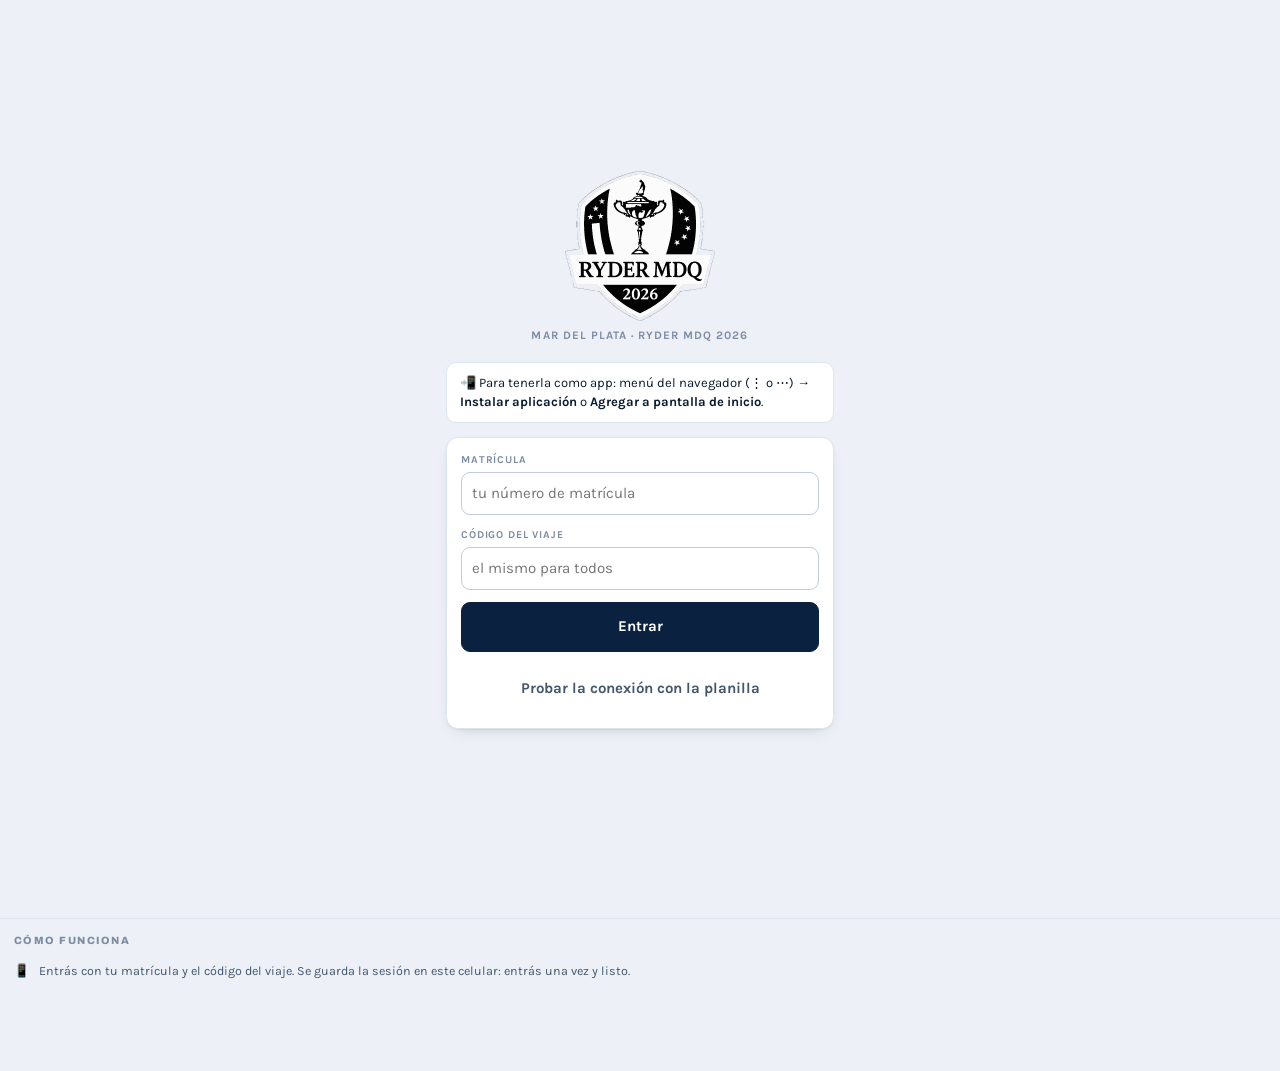
<file: index.html>
<!DOCTYPE html>
<html lang="es">
<head>
<meta charset="utf-8">
<meta name="viewport" content="width=device-width,initial-scale=1,viewport-fit=cover">
<meta name="theme-color" content="#FFFFFF">
<meta name="description" content="Ryder MDQ: resultados en vivo del viaje de golf a Mar del Plata.">
<title>Ryder MDQ</title>
<link rel="manifest" href="manifest.webmanifest">
<link rel="icon" href="icono-192.png" sizes="192x192">
<link rel="apple-touch-icon" sizes="180x180" href="apple-touch-icon.png">
<meta name="apple-mobile-web-app-capable" content="yes">
<meta name="apple-mobile-web-app-status-bar-style" content="default">
<meta name="apple-mobile-web-app-title" content="Ryder MDQ">
<link rel="preconnect" href="https://fonts.googleapis.com">
<link rel="preconnect" href="https://fonts.gstatic.com" crossorigin>
<link rel="stylesheet" href="https://fonts.googleapis.com/css2?family=Archivo:wght@500;600;800&family=Karla:wght@400;500;700&family=IBM+Plex+Mono:wght@500;600&display=swap">
<link rel="stylesheet" href="app.css">
</head>
<body>
<div id="app"><div class="pantalla"><p class="vacio">Cargando…</p></div></div>
<div class="flot-viaje" id="flot-viaje" hidden>
  <div class="fv-esc" id="fv-esc" hidden></div>
  <button class="fv-test" id="fv-test" type="button" data-acc="test-toggle" aria-label="Entrar o salir del modo testeo"><span aria-hidden="true">🧪</span><b>Testeo</b></button>
  <a class="fv-btn" href="gira/" aria-label="Info del viaje: agenda, reservas, pagos y autos"><span aria-hidden="true">🧳</span><b>Info del viaje</b></a>
  <button class="fv-tab" type="button" aria-label="Mostrar el botón Info del viaje">‹</button>
</div>
<script>
/* Botones flotantes (Testeo e Info del viaje): arrastrando cualquiera de los dos hacia
   el borde derecho (o fuera de la pantalla) quedan plegados como una flechita azul;
   tocándola vuelven a su lugar. Anda con el dedo y con el mouse. */
(function () {
  var el = document.getElementById('flot-viaje'), x0 = null, y0 = 0, dx = 0, movio = false;
  var bs = [el.querySelector('.fv-btn'), el.querySelector('.fv-test')];
  function set(p) { el.classList.toggle('plegado', p); try { localStorage.setItem('gtm-fv-plegado', p ? '1' : ''); } catch (e) {} }
  function mover(px) { bs.forEach(function (b) { b.style.transform = px ? 'translateX(' + px + 'px)' : ''; }); }
  try { if (localStorage.getItem('gtm-fv-plegado')) el.classList.add('plegado'); } catch (e) {}
  el.querySelector('.fv-tab').addEventListener('click', function () { set(false); });
  bs.forEach(function (b) {
    b.style.touchAction = 'pan-y';
    b.addEventListener('pointerdown', function (e) { x0 = e.clientX; y0 = e.clientY; dx = 0; movio = false; });
    b.addEventListener('pointermove', function (e) {
      if (x0 === null) return;
      dx = e.clientX - x0;
      if (Math.abs(dx) > 8 && Math.abs(dx) > Math.abs(e.clientY - y0)) {
        movio = true;
        try { b.setPointerCapture(e.pointerId); } catch (er) {}
        mover(Math.max(0, dx));
      }
    });
    var fin = function () {
      if (x0 === null) return;
      mover(0);
      if (movio && dx > 50) set(true);
      x0 = null;
    };
    b.addEventListener('pointerup', fin);
    b.addEventListener('pointercancel', fin);
  });
  // si fue un arrastre, no cuenta como toque (ni abre el viaje ni cambia el testeo)
  el.addEventListener('click', function (e) {
    if (movio && !e.target.closest('.fv-tab')) { e.preventDefault(); e.stopPropagation(); movio = false; }
  }, true);
})();
</script>
<script src="config.js"></script>
<script src="app.js"></script>
</body>
</html>
</file>
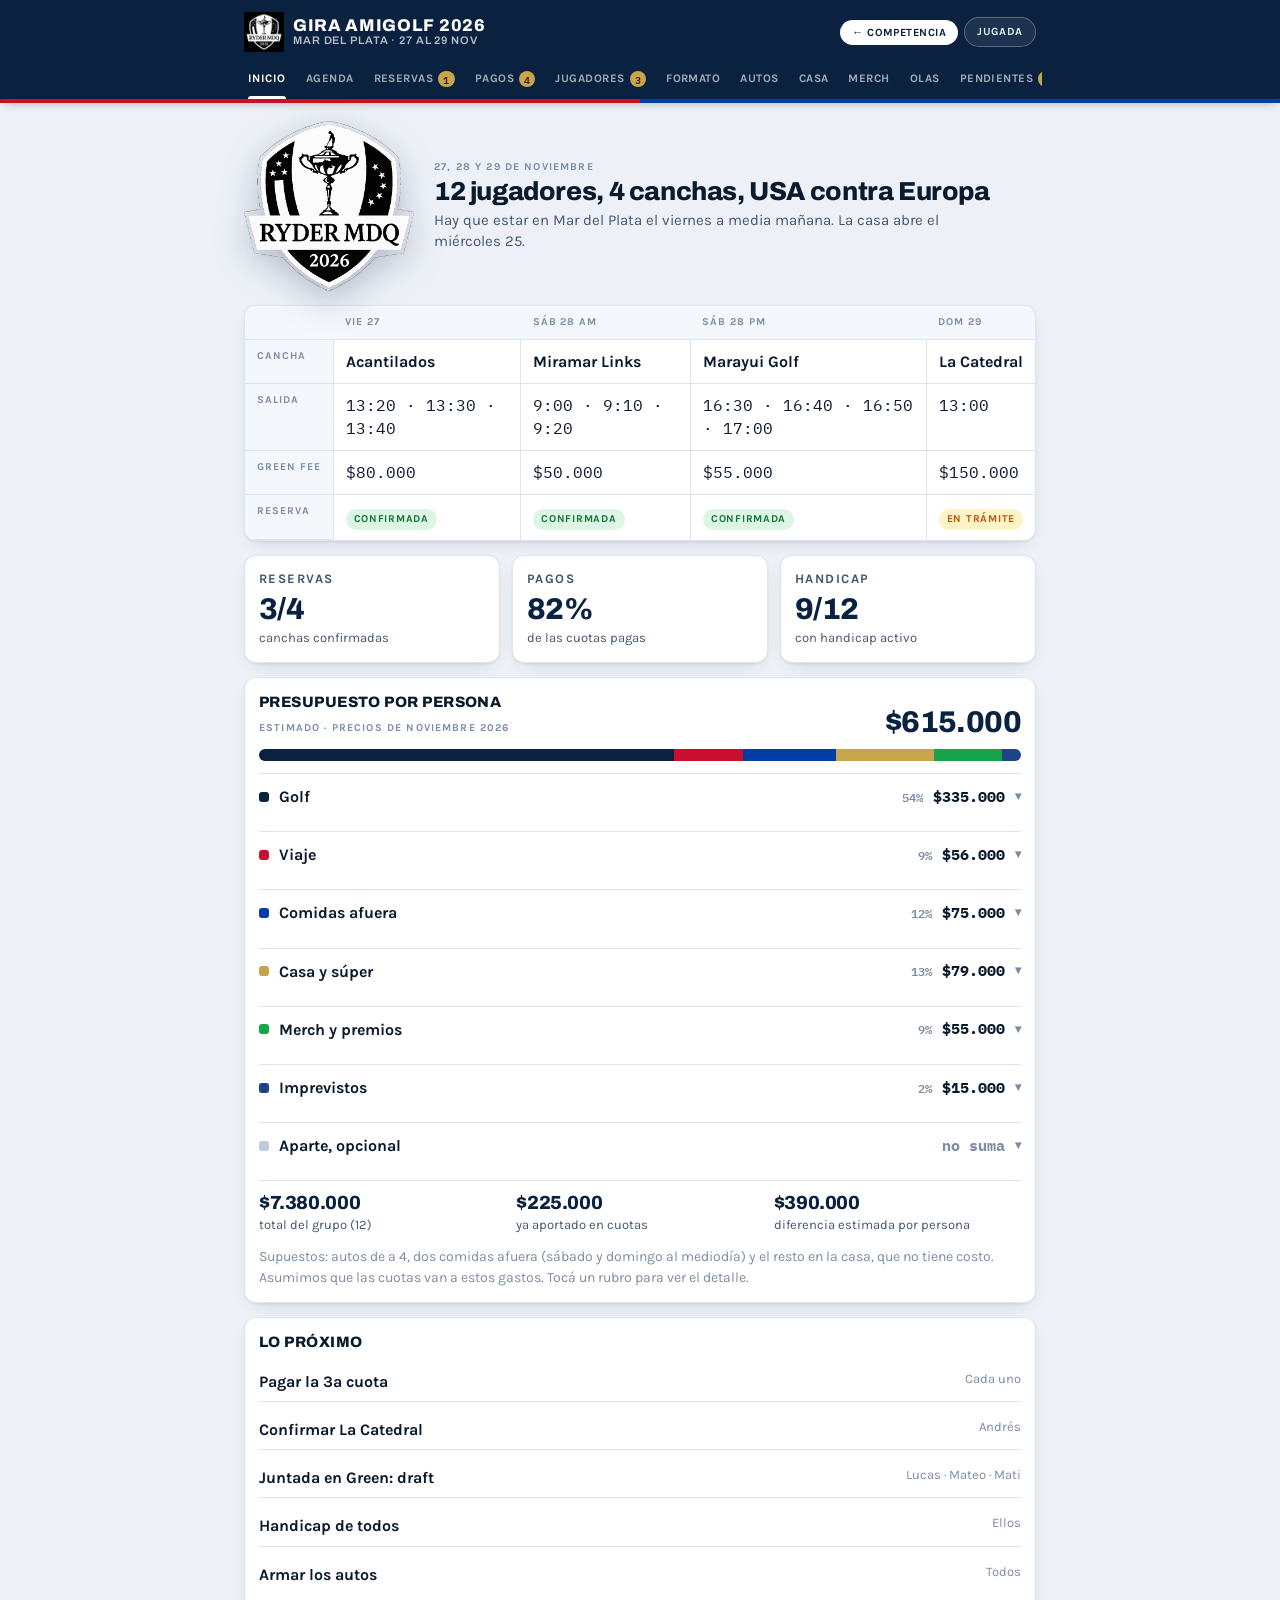
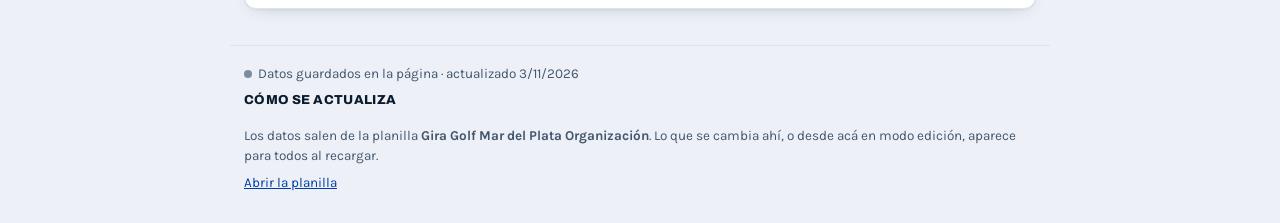
<file: gira/index.html>
<!doctype html>
<html lang="es">
<head>
<meta charset="utf-8">
<meta name="viewport" content="width=device-width,initial-scale=1,viewport-fit=cover">
<link rel="icon" href="../icono-192.png">
<title>Gira Amigolf 2026</title>
<meta name="claude:viewport-fit-sides" content="cover">
<meta name="description" content="Gira Amigolf 2026 · Mar del Plata, 27 al 29 de noviembre.">
<meta name="theme-color" content="#0A2240">
<meta property="og:title" content="Gira Amigolf 2026">
<meta property="og:description" content="Mar del Plata, 27 al 29 de noviembre. Agenda, reservas, pagos y equipos.">
<meta property="og:type" content="website">
<meta property="og:image" content="../icono-512.png">
<link rel="apple-touch-icon" href="../icono-192.png">
<link rel="preconnect" href="https://fonts.googleapis.com">
<link rel="preconnect" href="https://fonts.gstatic.com" crossorigin>
<link rel="stylesheet" href="https://fonts.googleapis.com/css2?family=Archivo:wght@500;600;800&family=Karla:wght@400;500;700&family=IBM+Plex+Mono:wght@500;600&display=swap">
<style>
body{margin:0}[hidden]{display:none!important}img{max-width:100%}
/* Mismo sistema visual que la app Ryder MDQ: barra navy, rojo USA, azul Europa, fondo claro y números negros.
   Un solo tema claro a propósito (se lee bien al sol en la cancha). */
:root{
  --navy:#0A2240; --navy-3:#1B4587;
  --usa:#C8102E; --usa-suave:#FBE7EA;
  --eur:#003DA5; --eur-suave:#E3ECFA;
  --fondo:#EDF1F7; --panel:#FFFFFF; --panel-2:#F4F7FB;
  --linea:#DCE4EE; --linea-2:#BFCCDD;
  --tinta:#0B1B2E; --tinta-2:#42566E; --tenue:#7C8CA3;
  --oro:#C8A44D; --oro-suave:#FBF3DE;
  --vivo:#16A34A; --vivo-suave:#DCF5E5; --alerta:#B45309; --alerta-suave:#FEF3C7;
  --sombra:0 1px 2px rgba(11,27,46,.06),0 6px 18px -10px rgba(11,27,46,.28);
  --titulo:Archivo,"Helvetica Neue",Arial,sans-serif;
  --texto:Karla,"Helvetica Neue",Arial,sans-serif;
  --num:"IBM Plex Mono",ui-monospace,Menlo,monospace;
  color-scheme:light;
}
*{box-sizing:border-box}
[hidden]{display:none!important}
body{background:var(--fondo);color:var(--tinta);font-family:var(--texto);font-size:16px;line-height:1.45;-webkit-font-smoothing:antialiased}
body::before{content:"";position:fixed;inset:0 0 auto;height:env(safe-area-inset-top,0px);z-index:50;background:var(--navy)}
a{color:var(--eur)}
:focus-visible{outline:2.5px solid var(--navy-3);outline-offset:2px;border-radius:6px}
h2,h3{font-family:var(--titulo);margin:0;text-wrap:balance;letter-spacing:-.015em}
p{margin:0}
.wrap{max-width:820px;margin:0 auto;padding-left:max(14px,env(safe-area-inset-left,0px));padding-right:max(14px,env(safe-area-inset-right,0px))}
.num{font-family:var(--num);font-variant-numeric:tabular-nums}

/* Barra superior */
.top{position:sticky;top:env(safe-area-inset-top,0px);z-index:40;background:var(--navy);box-shadow:0 2px 10px -4px rgba(0,0,0,.4)}
.cab{display:flex;align-items:center;justify-content:space-between;gap:10px;padding-block:12px 8px}
.logo{display:flex;align-items:center;gap:9px;color:#fff;font-family:var(--titulo);text-transform:uppercase;line-height:1.05;min-width:0}
.logo img{width:40px;height:40px;flex:0 0 auto}
.logo b{display:block;font-weight:800;font-size:17px;letter-spacing:.04em}
.logo span{display:block;font-weight:600;font-size:11px;letter-spacing:.08em;color:rgba(255,255,255,.7)}
.der{display:flex;align-items:center;gap:6px;flex:0 0 auto}
.volver{border:1px solid rgba(255,255,255,.28);background:#fff;color:var(--navy);border-radius:999px;padding:6px 11px;font:700 11px/1 var(--texto);letter-spacing:.04em;text-transform:uppercase;text-decoration:none;white-space:nowrap}
.volver:hover{background:#E8EEF7}
@media (max-width:400px){.logo span{display:none}.cuenta{padding:6px 9px}}
.cuenta{border:1px solid rgba(255,255,255,.28);background:rgba(255,255,255,.08);border-radius:999px;padding:6px 12px;color:#E8EEF7;font-size:11px;font-weight:700;letter-spacing:.06em;text-transform:uppercase;white-space:nowrap}
.cuenta b{font-family:var(--num);font-size:14px;color:#fff;margin-right:3px}
nav.tabs{display:flex;overflow-x:auto;scrollbar-width:none;margin-inline:-6px}
nav.tabs::-webkit-scrollbar{display:none}
nav.tabs button{flex:0 0 auto;border:0;background:transparent;padding:11px 10px 12px;font:700 11.5px/1 var(--texto);letter-spacing:.04em;text-transform:uppercase;color:rgba(255,255,255,.62);white-space:nowrap;position:relative;cursor:pointer;display:flex;align-items:center;gap:5px}
nav.tabs button:hover{color:#fff}
nav.tabs button[aria-selected="true"]{color:#fff}
nav.tabs button[aria-selected="true"]::after{content:"";position:absolute;left:10px;right:10px;bottom:0;height:3px;border-radius:3px 3px 0 0;background:#fff}
nav.tabs .n{font:600 10px/1 var(--num);background:var(--oro);color:#2B2205;border-radius:999px;padding:3px 5px}
.franja{height:4px;background:linear-gradient(90deg,var(--usa) 0 50%,var(--eur) 50% 100%)}

main{padding-block:18px 36px}
.panel{display:grid;gap:14px}
.eyebrow{font-size:10.5px;font-weight:700;letter-spacing:.11em;text-transform:uppercase;color:var(--tenue)}
h2{font-size:26px;font-weight:800;line-height:1.1;margin-top:3px}
h3{font-size:15px;font-weight:800;text-transform:uppercase;letter-spacing:.03em;margin-bottom:8px}
.bajada{color:var(--tinta-2);font-size:15px;margin-top:4px;max-width:60ch}
.card{background:var(--panel);border:1px solid var(--linea);border-radius:12px;box-shadow:var(--sombra);padding:14px;min-width:0}
.g2{display:grid;grid-template-columns:repeat(auto-fit,minmax(min(100%,300px),1fr));gap:12px}
.g3{display:grid;grid-template-columns:repeat(auto-fit,minmax(min(100%,180px),1fr));gap:12px}
ul.lista{margin:0;padding-left:1.1em;display:grid;gap:5px}
.chico{font-size:14px}
.tenue{color:var(--tenue)}
.t2{color:var(--tinta-2)}

/* Chips */
.chip{display:inline-flex;align-items:center;font:700 10.5px/1 var(--texto);letter-spacing:.07em;text-transform:uppercase;padding:5px 8px;border-radius:999px;white-space:nowrap}
.chip.ok{background:var(--vivo-suave);color:#11733A}
.chip.tram{background:var(--alerta-suave);color:var(--alerta)}
.chip.pend{background:var(--usa-suave);color:var(--usa)}
.chip.gris{background:var(--panel-2);color:var(--tinta-2);border:1px solid var(--linea)}
.chip.usa{background:var(--usa);color:#fff}
.chip.eur{background:var(--eur);color:#fff}

/* Tablas */
.scroll{overflow-x:auto;background:var(--panel);border:1px solid var(--linea);border-radius:12px;box-shadow:var(--sombra)}
table{border-collapse:collapse;width:100%;font-variant-numeric:tabular-nums}
th,td{padding:10px 12px;border-bottom:1px solid var(--linea);text-align:left;vertical-align:top}
tr:last-child td{border-bottom:0}
thead th{background:var(--panel-2);font:700 10.5px/1.2 var(--texto);letter-spacing:.09em;text-transform:uppercase;color:var(--tenue);white-space:nowrap}
table.grilla{min-width:600px}
table.grilla tbody th{font:700 10.5px/1.2 var(--texto);letter-spacing:.09em;text-transform:uppercase;color:var(--tenue);background:var(--panel-2);white-space:nowrap}
table.grilla td+td,table.grilla th+td{border-left:1px solid var(--linea)}

/* Inicio */
.dato b{display:block;font:800 30px/1 var(--titulo);letter-spacing:-.02em;color:var(--navy)}
.dato span{font-size:13px;color:var(--tinta-2)}
a.dato{text-decoration:none;color:inherit;display:grid;gap:5px}
.prox{display:grid;gap:8px}
.prox a{display:flex;justify-content:space-between;gap:10px;text-decoration:none;color:var(--tinta);padding:8px 0;border-bottom:1px solid var(--linea)}
.prox a:last-child{border-bottom:0}
.prox a span{color:var(--tenue);font-size:13px;white-space:nowrap}

/* Agenda */
.dia{display:grid;grid-template-columns:62px 1fr;gap:12px;align-items:start}
.fecha{text-align:center;border-radius:10px;padding:8px 2px;background:var(--panel-2);border:1px solid var(--linea);font-family:var(--titulo);line-height:1}
.fecha b{display:block;font-weight:800;font-size:26px;letter-spacing:-.02em}
.fecha span{font-size:10.5px;font-weight:700;letter-spacing:.1em;text-transform:uppercase;color:var(--tenue)}
.fecha.gira{background:var(--navy);border-color:var(--navy);color:#fff}
.fecha.gira span{color:rgba(255,255,255,.7)}
.dia2{grid-template-columns:62px minmax(0,1fr) minmax(0,1fr);gap:14px;padding:14px 0;border-top:1px solid var(--linea)}
.agenda2{display:grid;gap:0}
.agenda2 .dia2:first-of-type{border-top:0}
.ag-cab{display:grid;grid-template-columns:62px minmax(0,1fr) minmax(0,1fr);gap:14px;font:700 11px/1 var(--texto);letter-spacing:.08em;text-transform:uppercase;color:var(--tenue);padding-bottom:10px;border-bottom:2px solid var(--linea)}
.ag-col.com{background:var(--oro-suave);border-radius:10px;padding:10px 12px}
.ag-col.com .slot{border-bottom-color:rgba(200,164,77,.45)}
.ag-tit{display:none;font:700 11px/1 var(--texto);letter-spacing:.08em;text-transform:uppercase;color:#8A6A1F;margin-bottom:6px}
.chip.dist{background:var(--panel-2);color:var(--tinta-2);border:1px solid var(--linea);text-transform:none;letter-spacing:0;font-size:11.5px}
.ag-vacio{color:var(--tenue);font-size:14px;font-style:italic}
@media (max-width:700px){
  .ag-cab{display:none}
  .dia2{grid-template-columns:52px minmax(0,1fr)}
  .dia2 .ag-col.com{grid-column:2}
  .ag-tit{display:block}
}
.slot{display:grid;gap:3px;padding:9px 0;border-bottom:1px dashed var(--linea-2)}
.slot:first-child{padding-top:0}
.slot:last-child{border-bottom:0;padding-bottom:0}
.slot .h{font:600 12px/1 var(--num);color:var(--tinta-2)}
.slot .t{font-weight:700;font-size:16px;display:flex;flex-wrap:wrap;gap:6px;align-items:center}
.slot p{font-size:14px;color:var(--tinta-2)}

/* Reservas */
.cancha{display:grid;gap:10px}
.cancha .cab2{display:flex;justify-content:space-between;gap:10px;align-items:flex-start}
.kv{display:grid;grid-template-columns:auto 1fr;gap:6px 14px;font-size:14px}
.kv dt{color:var(--tenue);font-weight:700;font-size:10.5px;letter-spacing:.09em;text-transform:uppercase;padding-top:3px}
.kv dd{margin:0}

/* Pagos */
.alias{display:flex;flex-wrap:wrap;gap:10px 14px;align-items:center;justify-content:space-between}
.alias code{font:600 22px/1.1 var(--num);color:var(--navy);user-select:all;overflow-wrap:anywhere}
.btn{border:0;background:var(--navy);color:#fff;font:700 12px/1 var(--texto);letter-spacing:.06em;text-transform:uppercase;border-radius:999px;padding:10px 16px;cursor:pointer}
.barra{height:10px;border-radius:999px;background:var(--panel-2);border:1px solid var(--linea);overflow:hidden}
.barra i{display:block;height:100%;background:linear-gradient(90deg,var(--usa),var(--eur))}
.pt{display:inline-grid;place-items:center;width:26px;height:26px;border-radius:50%;font:700 13px/1 var(--num)}
.pt.si{background:var(--vivo);color:#fff}
.pt.av{border:2px solid var(--vivo);color:var(--vivo)}
.pt.no{border:2px dashed var(--linea-2);color:var(--tenue)}
td.c{text-align:center;width:58px}
.ley{display:flex;flex-wrap:wrap;gap:6px 16px;font-size:13px;color:var(--tinta-2);align-items:center}
.ley .pt{width:18px;height:18px;font-size:10px;margin-right:4px;vertical-align:middle}
@media (max-width:520px){th,td{padding:9px 7px}.apodo{display:none}}

/* Jugadores */
.equipos{display:grid;grid-template-columns:1fr 1fr;gap:10px}
.eq{border-radius:12px;padding:12px 14px;color:#fff}
.eq.usa{background:var(--usa)}
.eq.eur{background:var(--eur)}
.eq b{font:800 17px/1 var(--titulo);text-transform:uppercase;letter-spacing:.03em}
.eq ol{margin:8px 0 0;padding-left:1.2em;font-size:14px;display:grid;gap:2px}
.eq p{font-size:13px;opacity:.85;margin-top:4px}
.jug{display:flex;justify-content:space-between;gap:8px;align-items:flex-start}
.jug b{font-weight:700}
.jug small{display:block;color:var(--tenue);font-size:13px}

/* Pendientes */
.tarea{display:grid;grid-template-columns:22px 1fr auto;gap:10px;padding:11px 0;border-bottom:1px solid var(--linea);align-items:start}
.tarea:last-child{border-bottom:0}
.tarea .ck{width:20px;height:20px;border:2px solid var(--linea-2);border-radius:5px;margin-top:1px}
.tarea.hecha .ck{background:var(--vivo);border-color:var(--vivo)}
.tarea.hecha b{text-decoration:line-through;color:var(--tenue)}
.tarea .q{font-size:13px;color:var(--tenue);text-align:right}
@media (max-width:520px){.tarea{grid-template-columns:22px 1fr}.tarea .q{grid-column:2;text-align:left}}

/* Portada con el escudo */
.portada{display:grid;grid-template-columns:auto 1fr;gap:20px;align-items:center}
.portada img{width:170px;height:auto;filter:drop-shadow(0 10px 18px rgba(10,34,64,.28))}
@media (max-width:560px){.portada{grid-template-columns:1fr;justify-items:center;text-align:center}.portada img{width:210px}.portada .bajada{margin-inline:auto}}

/* Modo edición */
.lapiz{border:1px solid var(--linea-2);background:var(--panel);color:var(--navy);font:700 11px/1 var(--texto);letter-spacing:.05em;text-transform:uppercase;border-radius:999px;padding:6px 10px;cursor:pointer;white-space:nowrap}
.lapiz:hover{border-color:var(--navy)}
.lapiz.mas{background:var(--navy);color:#fff;border-color:var(--navy);justify-self:start}
button.pt,button.ck{cursor:pointer;padding:0;font:inherit}
button.ck{background:transparent}
.barra-ed{position:fixed;left:0;right:0;bottom:0;z-index:45;background:var(--oro);color:#2B2205;font-weight:700;font-size:13px;padding:10px max(14px,env(safe-area-inset-right,0px)) calc(10px + env(safe-area-inset-bottom,0px)) max(14px,env(safe-area-inset-left,0px));display:flex;justify-content:space-between;align-items:center;gap:10px}
.barra-ed button{border:0;background:#2B2205;color:#fff;border-radius:999px;padding:7px 12px;font:700 12px/1 var(--texto);cursor:pointer}
body.editando main{padding-bottom:70px}
.hoja{position:fixed;inset:0;z-index:60;background:rgba(11,27,46,.45);display:flex;align-items:flex-end;justify-content:center}
.hoja-in{background:var(--panel);width:100%;max-width:560px;max-height:88vh;overflow:auto;border-radius:16px 16px 0 0;padding:18px max(16px,env(safe-area-inset-right,0px)) calc(18px + env(safe-area-inset-bottom,0px)) max(16px,env(safe-area-inset-left,0px));display:grid;gap:12px;box-shadow:0 -10px 30px rgba(0,0,0,.25)}
@media (min-width:600px){.hoja{align-items:center}.hoja-in{border-radius:16px}}
.campos{display:grid;gap:10px}
.campos label{display:grid;gap:4px;font-size:11px;font-weight:700;letter-spacing:.08em;text-transform:uppercase;color:var(--tenue)}
.campos input,.campos select,.campos textarea{font:500 16px/1.3 var(--texto);color:var(--tinta);background:var(--panel-2);border:1px solid var(--linea-2);border-radius:10px;padding:10px 12px;width:100%;text-transform:none;letter-spacing:0}
.campos textarea{min-height:64px;resize:vertical}
.ed-botones{display:flex;flex-wrap:wrap;gap:8px}
.btn.sec{background:var(--panel-2);color:var(--tinta);border:1px solid var(--linea-2)}
.btn.peligro{background:var(--usa);margin-left:auto}
.ed-error{color:var(--usa);font-size:14px;font-weight:700}
.toast{position:fixed;left:50%;transform:translateX(-50%);bottom:calc(64px + env(safe-area-inset-bottom,0px));z-index:70;background:var(--navy);color:#fff;border-radius:999px;padding:10px 16px;font-weight:700;font-size:14px;box-shadow:var(--sombra)}
.login{display:flex;flex-wrap:wrap;gap:8px;align-items:center}
.login input{font:500 16px var(--texto);border:1px solid var(--linea-2);border-radius:999px;padding:8px 14px;background:var(--panel);min-width:0;flex:1 1 160px}

/* Presupuesto */
.presu{display:grid;gap:12px}
.presu-cab{display:flex;justify-content:space-between;align-items:flex-end;gap:10px;flex-wrap:wrap}
.presu-total{font:800 30px/1 var(--titulo);letter-spacing:-.02em;color:var(--navy)}
.presu-barra{display:flex;height:12px;border-radius:999px;overflow:hidden;background:var(--panel-2)}
.presu-barra i{display:block;height:100%}
details.rubro{border-top:1px solid var(--linea)}
details.rubro summary{display:grid;grid-template-columns:10px minmax(0,1fr) auto auto;gap:10px;align-items:center;padding:11px 0;cursor:pointer;list-style:none;font-weight:700}
details.rubro summary::-webkit-details-marker{display:none}
details.rubro summary::after{content:"▾";grid-column:5;color:var(--tenue);font-size:12px}
details.rubro[open] summary::after{content:"▴"}
details.rubro .pto{width:10px;height:10px;border-radius:3px;display:block}
details.rubro .pct{font:600 12px/1 var(--num);color:var(--tenue)}
details.rubro summary b{font-size:15px}
details.rubro ul{list-style:none;margin:0 0 10px;padding:0 0 0 20px;display:grid;gap:8px}
details.rubro li{display:flex;justify-content:space-between;gap:10px;align-items:flex-start;font-size:14px}
details.rubro li > div:first-child{min-width:0}
details.rubro li small{display:block;color:var(--tinta-2);font-size:12.5px;line-height:1.35}
details.rubro .pm{display:grid;justify-items:end;gap:4px;text-align:right;flex:0 0 auto}
.presu-pie{display:grid;grid-template-columns:repeat(3,minmax(0,1fr));gap:10px;border-top:1px solid var(--linea);padding-top:12px}
.presu-pie .dato b{font-size:19px}
@media (max-width:520px){.presu-pie{grid-template-columns:1fr 1fr}.presu-pie .dato:last-child{grid-column:1 / -1}}

.tras-cab{display:flex;align-items:flex-end;justify-content:space-between;gap:12px;margin-top:22px;flex-wrap:wrap}
.btn-todos{font:700 12px/1 var(--texto);letter-spacing:.06em;text-transform:uppercase;padding:10px 14px;border-radius:999px;border:1px solid var(--linea-2);background:var(--panel);color:var(--tinta);cursor:pointer}
.btn-todos.sel{background:var(--tinta);color:#fff;border-color:var(--tinta)}
.tras-mapa{padding:0;overflow:hidden;margin-top:12px}
#mapa-tras{height:480px;width:100%;background:var(--panel-2)}
@media (max-width:600px){#mapa-tras{height:440px}}
.leyenda{display:grid;gap:4px;max-width:210px;margin:8px 8px 0 0}
.ley{all:unset;box-sizing:border-box;display:grid;gap:1px;padding:6px 9px;border-radius:8px;background:rgba(255,255,255,.94);border-left:4px solid var(--c);box-shadow:0 1px 4px rgba(11,27,46,.25);cursor:pointer;font:500 11.5px/1.25 var(--texto);color:var(--tinta-2)}
.ley b{color:var(--c);font:800 12px/1.2 var(--titulo)}
.ley.sel{background:var(--c);color:#fff}.ley.sel b{color:#fff}
.ley:focus-visible{outline:3px solid var(--oro)}
@media (max-width:600px){.leyenda{max-width:160px}.ley{padding:5px 7px;font-size:10.5px}.ley b{font-size:11px}}
.pin span{display:grid;place-items:center;width:34px;height:34px;box-sizing:border-box;border-radius:50%;background:#fff;border:3px solid var(--tinta);box-shadow:0 2px 6px rgba(11,27,46,.35);font-size:16px}
.pin-casa{border-color:var(--oro);background:var(--oro-suave)}.pin-surf{border-color:#0E9F8C}
.leaflet-tooltip.cartel{background:var(--tinta);color:#fff;border:0;border-radius:8px;padding:5px 8px;font:500 12px/1.25 var(--texto);box-shadow:0 2px 8px rgba(11,27,46,.3)}
.leaflet-tooltip.cartel{transition:opacity .3s,transform .3s}.leaflet-tooltip.cartel.apagado{opacity:.35}.leaflet-tooltip.cartel.activo{background:var(--oro);color:var(--tinta);z-index:1000}.leaflet-tooltip.cartel b{font-family:var(--titulo);font-size:12.5px}
.leaflet-tooltip-top.cartel::before{border-top-color:var(--tinta)}.leaflet-tooltip-bottom.cartel::before{border-bottom-color:var(--tinta)}.leaflet-tooltip-left.cartel::before{border-left-color:var(--tinta)}.leaflet-tooltip-right.cartel::before{border-right-color:var(--tinta)}
.olas-cab{display:flex;justify-content:space-between;align-items:flex-start;gap:10px;flex-wrap:wrap;margin-bottom:8px}
.olas-t{width:100%;border-collapse:collapse;font-size:14px}
.olas-t th,.olas-t td{padding:6px 5px;border-top:1px solid var(--linea);text-align:left;white-space:nowrap}
.olas-t th{font:700 10.5px/1.2 var(--texto);letter-spacing:.08em;text-transform:uppercase;color:var(--tenue);border-top:0}
.olas-spot{font-weight:800;margin:10px 0 2px}
.chip.flojo{background:var(--panel-2);color:var(--tinta-2);border:1px solid var(--linea)}
.olas-links{display:flex;flex-wrap:wrap;gap:8px}
.olas-links a{display:inline-block;padding:8px 12px;border:1px solid var(--linea-2);border-radius:999px;background:var(--panel);color:var(--eur);font-weight:700;text-decoration:none;font-size:14px}
.aviso{border-left:4px solid var(--oro);background:var(--oro-suave);border-radius:0 10px 10px 0;padding:10px 12px;font-size:14px}

footer{border-top:1px solid var(--linea);padding-block:18px 30px;font-size:13.5px;color:var(--tinta-2);display:grid;gap:8px}
footer h3{color:var(--tinta);font-size:13px}
.fuente{display:inline-flex;align-items:center;gap:6px}
.fuente i{width:8px;height:8px;border-radius:50%;background:var(--tenue)}
.fuente.vivo i{background:var(--vivo)}
@media (max-width:420px){h2{font-size:23px}.logo b{font-size:15px}.equipos{grid-template-columns:1fr}}
</style>

</head>
<body>
<header class="top">
  <div class="wrap">
    <div class="cab">
      <div class="logo"><img src="../icono-192.png" alt=""><div><b>Gira Amigolf 2026</b><span>Mar del Plata · 27 al 29 nov</span></div></div>
      <div class="der"><a class="volver" id="volver" href="../">← Competencia</a><div class="cuenta" id="cuenta">Mar del Plata</div></div>
    </div>
    <nav class="tabs" id="tabs" role="tablist" aria-label="Secciones de la gira"></nav>
  </div>
  <div class="franja"></div>
</header>

<main class="wrap" id="main" aria-live="polite"></main>
<footer class="wrap" id="pie"></footer>
<div id="editor" class="hoja" hidden role="dialog" aria-modal="true" aria-labelledby="ed-titulo">
  <form id="ed-form" class="hoja-in">
    <h3 id="ed-titulo">Editar</h3>
    <div id="ed-campos" class="campos"></div>
    <p id="ed-error" class="ed-error" hidden></p>
    <div class="ed-botones"><button type="submit" class="btn" id="ed-guardar">Guardar</button><button type="button" class="btn sec" id="ed-cancelar">Cancelar</button><button type="button" class="btn peligro" id="ed-borrar" hidden>Borrar</button></div>
  </form>
</div>
<div id="barra-ed" class="barra-ed" hidden><span>Modo edición: los cambios se guardan en la planilla</span><button type="button" id="ed-salir">Salir</button></div>
<div id="toast" class="toast" hidden></div>

<script>
/* ==================================================================
   PLANILLA. La página lee los datos de esta planilla de Google.
   Si no la puede leer, usa los datos guardados más abajo (RESPALDO).
   ================================================================== */
var PLANILLA = '1bqRQPRPMIJjf_L2csrbx83UsMI4Lxn8rnPHyZS3ilDU';   // Gira Golf Mar del Plata Organización
/* URL del Apps Script (Gira.gs) publicado como aplicación web. Con esto se lee la planilla al instante
   y la mesa chica puede editar desde la web. Vacío = solo lectura por la planilla pública. */
var BACKEND = 'https://script.google.com/macros/s/AKfycbz5xEUCLIV7fl1EZRGvyXqdRKPZHP6YFBZIk0sQhhcdAYJq790nzSIExWm2oWvYTvv1/exec';
/* La app de la competencia (Ryder MDQ). En el repo vive una carpeta más arriba. */
var APP_URL = '../';

/* Respaldo: mismas pestañas y columnas que la planilla. */
var RESPALDO = {
  Config: [
    { clave: 'actualizado', valor: '3/11/2026' },
    { clave: 'inicio', valor: '2026-11-27' },
    { clave: 'cuota', valor: '75000' },
    { clave: 'alias', valor: 'Lsantamarina.bru' },
    { clave: 'tesorero', valor: 'Lucas Santamarina (Brubank)' },
    { clave: 'app', valor: 'https://andr3sb3nv3.github.io/GolfTourMdq/' }
  ],
  Canchas: [
    { dia: 'Vie 27', cancha: 'Acantilados', salida: '13:20 · 13:30 · 13:40', lineas: '3 de 4', juego: 'Stableford + fourball', green_fee: '80000', estado: 'Confirmada', gestiona: 'Andrés', nota: 'Primera ronda. Cancha Azul (Merlo y Medio). Con el green fee viene un canasto de bolas. Pagado: $960.000 (12 × $80.000), lo transfirió Lucas.' },
    { dia: 'Sáb 28 AM', cancha: 'Miramar Links', salida: '9:00 · 9:10 · 9:20', lineas: '3 de 4', juego: 'Stableford + fourball', green_fee: '50000', estado: 'Confirmada', gestiona: 'Andrés', nota: 'Segunda ronda. Después: surf en Chapadmalal y Marayui a la tarde.' },
    { dia: 'Sáb 28 PM', cancha: 'Marayui Golf', salida: '16:30 · 16:40 · 16:50 · 17:00', lineas: '4 líneas de 3', juego: 'Scramble de a 3 · 9 hoyos', green_fee: '55000', estado: 'Confirmada', gestiona: 'Andrés', nota: 'Cuenta solo para la Ryder (medal neto por equipo). Pagamos 18: el que quiera sigue los otros 9, no suman.' },
    { dia: 'Dom 29', cancha: 'La Catedral', salida: '13:00', lineas: '3 de 4', juego: 'Stableford + fourball', green_fee: '150000', estado: 'En trámite', gestiona: 'Andrés', nota: 'Mar del Plata Golf Club. Después: almuerzo y premios.' }
  ],
  Agenda: [
    { fecha: '25', dia: 'Mié', hora: 'Todo el día', titulo: 'Abre la casa', detalle: 'Cada uno llega cuando puede.', estado: '' },
    { fecha: '26', dia: 'Jue', hora: 'Opcional', titulo: 'Ronda de práctica · Mar del Plata Golf', detalle: 'Opcional. Puede haber también una tarde de golf o de surf.', estado: '' },
    { fecha: '27', dia: 'Vie', hora: 'Media mañana', titulo: 'Todos en Mar del Plata', detalle: 'Último momento para llegar.', estado: '' },
    { fecha: '27', dia: 'Vie', hora: '13:20', titulo: 'Ronda 1 · Acantilados', detalle: 'Stableford + fourball. Cancha Azul (Merlo y Medio). Con el green fee viene un canasto de bolas.', estado: 'Confirmada' },
    { fecha: '28', dia: 'Sáb', hora: '9:00', titulo: 'Ronda 2 · Miramar Links', detalle: 'Stableford + fourball.', estado: 'Confirmada' },
    { fecha: '28', dia: 'Sáb', hora: '16:30', titulo: 'Ronda 3 · Marayui Golf', detalle: 'Scramble de a 3, 9 hoyos: cuenta para la Ryder. Después, el que quiera sigue los otros 9.', estado: 'Confirmada' },
    { fecha: '28', dia: 'Sáb', hora: 'Noche', titulo: 'Asado en la casa', detalle: 'Un buen asado.', estado: '' },
    { fecha: '29', dia: 'Dom', hora: '13:00', titulo: 'Ronda 4 · La Catedral', detalle: 'Almuerzo y entrega de premios.', estado: 'En trámite' }
  ],
  Jugadores: [
    { nombre: 'Facundo Urtubey', apodo: 'Chino', handicap: 'Sin handicap', nota: 'Falta sacarlo.', ago: '', sep: '', oct: '', excluido: '', equipo: '', capitan: '' },
    { nombre: 'Andrés Benvenuto', apodo: 'Benve', handicap: 'Activo', nota: '', ago: '✅', sep: '✅', oct: '✅', excluido: 'Sí', equipo: '', capitan: '' },
    { nombre: 'Tobías Benítez Cruz', apodo: 'Toba', handicap: 'Activo', nota: '', ago: '👍', sep: '✅', oct: 'ok', excluido: '', equipo: '', capitan: '' },
    { nombre: 'Francisco Socas', apodo: 'Fran', handicap: 'A resolver', nota: 'Traspaso al Jockey.', ago: '✅', sep: '✅', oct: '✅', excluido: '', equipo: '', capitan: '' },
    { nombre: 'Sebastián Bergadá', apodo: 'Sebas', handicap: 'Activo', nota: '', ago: '✅', sep: '✅', oct: '✅', excluido: '', equipo: '', capitan: 'Sí' },
    { nombre: 'Santiago Beccar Varela', apodo: 'Nari', handicap: 'A resolver', nota: 'Confirmar si está activo.', ago: '✅', sep: '✅', oct: '✅', excluido: '', equipo: '', capitan: '' },
    { nombre: 'Bautista Caputo', apodo: 'Bauti', handicap: 'Activo', nota: '', ago: '✅', sep: '✅', oct: '', excluido: '', equipo: '', capitan: '' },
    { nombre: 'Lucas Santamarina', apodo: 'Luqui', handicap: 'Activo', nota: '', ago: '✅', sep: '✅', oct: '✅', excluido: '', equipo: '', capitan: '' },
    { nombre: 'Matías Arizu', apodo: 'Mati', handicap: 'Activo', nota: '', ago: '🆗', sep: '🆗', oct: '', excluido: '', equipo: '', capitan: 'Sí' },
    { nombre: 'Joaquín Viboud', apodo: 'Vibu', handicap: 'Activo', nota: '', ago: '✅', sep: '✅', oct: '✅', excluido: '', equipo: '', capitan: '' },
    { nombre: 'Ignacio Paz', apodo: 'Ini', handicap: 'Activo', nota: '', ago: '✅', sep: '✅', oct: '', excluido: '', equipo: '', capitan: '' },
    { nombre: 'Bautista Boero', apodo: 'Boa', handicap: 'Activo · 28', nota: 'Suplente: ocupa el lugar de Mateo Gazzera.', ago: '✅', sep: '✅', oct: '✅', excluido: '', equipo: '', capitan: '' }
  ],
  Viajes: [
    { jugador: 'Andrés Benvenuto', llega: 'Mié 25', como: 'Maneja y sale primero. Abre la casa.', auto: 'Auto de Benve' },
    { jugador: 'Ignacio Paz', llega: 'Mié 25', como: 'Va con Benve.', auto: 'Auto de Benve' },
    { jugador: 'Sebastián Bergadá', llega: 'Mié 25', como: '', auto: 'Auto de Benve' },
    { jugador: 'Tobías Benítez Cruz', llega: 'Jue 26 o vie temprano', como: 'Desde Córdoba. Lucas le lleva los palos.', auto: '' }
  ],
  Pendientes: [
    { tarea: 'Pagar la 3ª cuota', detalle: 'Venció el 31/10.', responsable: 'Cada uno', seccion: 'pagos', hecho: '' },
    { tarea: 'Transferencia a Acantilados', detalle: 'Pagado: $960.000 (12 × $80.000), lo transfirió Lucas.', responsable: 'Andrés', seccion: 'reservas', hecho: 'Sí' },
    { tarea: 'Confirmar La Catedral', detalle: 'Domingo 13:00. Pasar matrículas y pagar.', responsable: 'Andrés', seccion: 'reservas', hecho: '' },
    { tarea: 'Juntada en Green: draft', detalle: 'Fecha a confirmar.', responsable: 'Lucas · Mateo · Mati', seccion: 'formato', hecho: '' },
    { tarea: 'Handicap de todos', detalle: 'Chino, Fran y Nari.', responsable: 'Ellos', seccion: 'jugadores', hecho: '' },
    { tarea: 'Armar los autos', detalle: 'El que maneja avisa lugares.', responsable: 'Todos', seccion: 'autos', hecho: '' },
    { tarea: 'Chombas y premios', detalle: 'Juntar talles.', responsable: 'Lucas', seccion: 'merch', hecho: '' },
    { tarea: 'App en Stableford', detalle: '', responsable: 'Andrés', seccion: 'formato', hecho: '' },
    { tarea: 'Miramar confirmado', detalle: 'Sáb 28 a la mañana: 9:00, 9:10 y 9:20.', responsable: 'Andrés', seccion: 'reservas', hecho: 'Sí' },
    { tarea: 'Marayui confirmado', detalle: 'Sáb 28, 16:30 a 17:00, 4 líneas.', responsable: 'Andrés', seccion: 'reservas', hecho: 'Sí' }
  ],
  Presupuesto: [
    { rubro: 'Viaje', concepto: 'Nafta', detalle: 'Autos de a 4 (3 autos). Unos 1.000 km por auto entre ida, vuelta y traslados a las canchas: ~105 litros a $1.800. Toba viene de Córdoba: su viaje va aparte.', por_persona: '47250', estado: 'Estimado', opcional: '' },
    { rubro: 'Viaje', concepto: 'Peajes', detalle: 'Ruta 2 ida y vuelta: ~$35.000 por auto, dividido 4.', por_persona: '8750', estado: 'Estimado', opcional: '' },
    { rubro: 'Comidas afuera', concepto: 'Almuerzo del sábado en Marayui', detalle: 'Clubhouse, antes de salir. Con bebida.', por_persona: '35000', estado: 'Estimado', opcional: '' },
    { rubro: 'Comidas afuera', concepto: 'Almuerzo del domingo en La Catedral', detalle: 'Después de la ronda, con la entrega de premios.', por_persona: '40000', estado: 'Estimado', opcional: '' },
    { rubro: 'Casa y súper', concepto: 'Asado del viernes', detalle: 'Carne, achuras, pan y ensalada para 12.', por_persona: '16000', estado: 'Estimado', opcional: '' },
    { rubro: 'Casa y súper', concepto: 'Asado del sábado', detalle: 'Un buen asado en la casa.', por_persona: '16000', estado: 'Estimado', opcional: '' },
    { rubro: 'Casa y súper', concepto: 'Desayunos y almuerzo del viernes', detalle: 'Desayunos de vie, sáb y dom, y algo liviano antes de Acantilados.', por_persona: '12000', estado: 'Estimado', opcional: '' },
    { rubro: 'Casa y súper', concepto: 'Bebidas', detalle: 'Cerveza, vino, fernet, gaseosas y agua para todo el fin de semana.', por_persona: '30000', estado: 'Estimado', opcional: '' },
    { rubro: 'Casa y súper', concepto: 'Carbón, hielo y descartables', detalle: 'Más bolsas, servilletas y lo que falte en la casa.', por_persona: '5000', estado: 'Estimado', opcional: '' },
    { rubro: 'Merch y premios', concepto: 'Chomba del equipo', detalle: 'Del color del equipo, con apellido. Green Golf.', por_persona: '45000', estado: 'Estimado', opcional: '' },
    { rubro: 'Merch y premios', concepto: 'Premios', detalle: 'Campeón Stableford y equipo ganador de la Ryder.', por_persona: '10000', estado: 'Estimado', opcional: '' },
    { rubro: 'Imprevistos', concepto: 'Varios', detalle: 'Pelotas perdidas, café en las canchas y propinas.', por_persona: '15000', estado: 'Estimado', opcional: '' },
    { rubro: 'Aparte', concepto: 'Surf en Chapadmalal', detalle: 'Sábado entre las dos rondas: tabla y traje si hace falta.', por_persona: '', estado: 'A definir', opcional: 'Sí' },
    { rubro: 'Aparte', concepto: 'Llegar antes (mié o jue)', detalle: 'Comida extra en la casa, por día.', por_persona: '15000', estado: 'Estimado', opcional: 'Sí' },
    { rubro: 'Aparte', concepto: 'Ronda de práctica del jueves', detalle: 'Mar del Plata Golf: green fee aparte.', por_persona: '', estado: 'A definir', opcional: 'Sí' }
  ]
};

/* ------------------------------------------------------------------ */
var D = null, ORIGEN = 'respaldo';
var PESTANAS = ['Config', 'Canchas', 'Agenda', 'Jugadores', 'Viajes', 'Pendientes', 'Presupuesto'];

function csv(texto) {
  var filas = [], fila = [], campo = '', comillas = false;
  for (var i = 0; i < texto.length; i++) {
    var c = texto[i];
    if (comillas) {
      if (c === '"') { if (texto[i + 1] === '"') { campo += '"'; i++; } else comillas = false; }
      else campo += c;
    } else if (c === '"') comillas = true;
    else if (c === ',') { fila.push(campo); campo = ''; }
    else if (c === '\n' || c === '\r') { if (c === '\r' && texto[i + 1] === '\n') i++; fila.push(campo); filas.push(fila); fila = []; campo = ''; }
    else campo += c;
  }
  if (campo !== '' || fila.length) { fila.push(campo); filas.push(fila); }
  return filas;
}
function aObjetos(filas) {
  var cab = (filas.shift() || []).map(function (h) { return h.trim().toLowerCase().replace(/\s+/g, '_'); });
  return filas.filter(function (f) { return f.some(function (v) { return v.trim() !== ''; }); }).map(function (f) {
    var o = {}; cab.forEach(function (h, i) { o[h] = (f[i] || '').trim(); }); return o;
  });
}
function leerPestana(nombre) {
  var url = 'https://docs.google.com/spreadsheets/d/' + PLANILLA + '/gviz/tq?tqx=out:csv&headers=1&sheet=' + encodeURIComponent(nombre);
  return fetch(url, { cache: 'no-store' }).then(function (r) { if (!r.ok) throw new Error(r.status); return r.text(); }).then(function (t) {
    var datos = aObjetos(csv(t));
    var esperadas = Object.keys(RESPALDO[nombre][0]);
    // Si la pestaña no existe, Google devuelve la primera hoja: se descarta si no trae las columnas esperadas.
    if (!datos.length || !(esperadas[0] in datos[0])) throw new Error('pestaña ' + nombre);
    return datos;
  });
}
function cargarPlanilla() {
  var tiempo = new Promise(function (_, no) { setTimeout(function () { no(new Error('tiempo')); }, 6000); });
  var lecturas = PESTANAS.map(function (p) { return leerPestana(p).catch(function () { return RESPALDO[p]; }).then(function (d) { return [p, d]; }); });
  return Promise.race([Promise.all(lecturas), tiempo]).then(function (pares) {
    var d = {}, vivas = 0;
    pares.forEach(function (x) { d[x[0]] = x[1]; if (x[1] !== RESPALDO[x[0]]) vivas++; });
    if (vivas) ORIGEN = 'planilla';
    return d;
  }).catch(function () { return RESPALDO; });
}
function cargar() {
  if (!BACKEND) return cargarPlanilla();
  var tiempo = new Promise(function (_, no) { setTimeout(function () { no(new Error('tiempo')); }, 9000); });
  var pedido = fetch(BACKEND, { cache: 'no-store' }).then(function (r) { return r.json(); }).then(function (j) {
    if (!j.ok || !j.datos || !j.datos.Jugadores || !j.datos.Jugadores.length) throw new Error('backend');
    ORIGEN = 'backend'; return completar(j.datos);
  });
  return Promise.race([pedido, tiempo]).catch(cargarPlanilla);
}
function completar(d) { PESTANAS.forEach(function (p) { if (!d[p]) d[p] = []; }); return d; }

/* ------------------------------------------------------------------ */
function esc(s) { return String(s == null ? '' : s).replace(/[&<>"]/g, function (c) { return { '&': '&amp;', '<': '&lt;', '>': '&gt;', '"': '&quot;' }[c]; }); }
function pesos(n) { n = Number(String(n).replace(/[^\d]/g, '')); return n ? '$' + n.toLocaleString('es-AR') : ''; }
function si(v) { return /^(s[ií]|x|✅|✔|true|1)$/i.test(String(v).trim()); }
function pago(v) { v = String(v || '').trim(); if (!v) return 'no'; if (/^(✅|✔|si|sí|pag[oó])$/i.test(v)) return 'si'; if (/^(no|-|–|x)$/i.test(v)) return 'no'; return 'av'; }
function estado(v) { v = String(v || '').toLowerCase(); if (/confirm/.test(v)) return 'ok'; if (/tr[aá]mite/.test(v)) return 'tram'; if (/falta|pend|reserv/.test(v)) return 'pend'; return ''; }
function chipEstado(v) { var k = estado(v); return k ? '<span class="chip ' + k + '">' + esc(v) + '</span>' : ''; }
function hcp(v) { v = String(v || '').toLowerCase(); return /activo/.test(v) ? 'ok' : /sin/.test(v) ? 'pend' : 'tram'; }
function apellido(n) { return n.split(' ').slice(1).join(' ') || n; }
function cfg(k) { var f = D.Config.filter(function (x) { return x.clave === k; })[0]; return f ? f.valor : ''; }

function calculos() {
  var J = D.Jugadores, pagan = J.filter(function (j) { return !si(j.excluido); });
  var meses = ['ago', 'sep', 'oct'];
  var pagas = pagan.reduce(function (s, j) { return s + meses.filter(function (m) { return pago(j[m]) !== 'no'; }).length; }, 0);
  return {
    pagan: pagan, meses: meses, pagas: pagas, total: pagan.length * 3,
    deben: pagan.filter(function (j) { return pago(j.oct) === 'no'; }),
    sinHcp: J.filter(function (j) { return hcp(j.handicap) !== 'ok'; }),
    abiertas: D.Canchas.filter(function (c) { return estado(c.estado) !== 'ok'; }),
    tareas: D.Pendientes.filter(function (p) { return !si(p.hecho); })
  };
}

/* ------------------------------------------------------------------
   PRESUPUESTO por persona. Los green fees salen de Canchas; el resto, de la
   pestaña Presupuesto. Lo marcado como opcional va aparte y no suma.
   ------------------------------------------------------------------ */
var COLOR_RUBRO = ['var(--navy)', 'var(--usa)', 'var(--eur)', 'var(--oro)', 'var(--vivo)', 'var(--navy-3)', 'var(--tenue)'];
function monto(v) { return Number(String(v == null ? '' : v).replace(/[^\d]/g, '')) || 0; }
function lineasPresupuesto() {
  var est = monto(cfg('green_fee_estimado')) || 80000;   // Acantilados: $80.000 hasta que se cargue en la planilla
  var golf = D.Canchas.map(function (c) {
    var fee = monto(c.green_fee);
    return { rubro: 'Golf', concepto: c.cancha, detalle: c.dia + (fee ? '' : ' · estimado, falta confirmar la tarifa'), por_persona: String(fee || est),
             estado: fee ? 'Confirmado' : 'Estimado', opcional: '', link: 'reservas' };
  });
  var resto = (D.Presupuesto && D.Presupuesto.length) ? D.Presupuesto : RESPALDO.Presupuesto;
  return golf.concat(resto);
}
function presupuestoHTML() {
  var lineas = lineasPresupuesto(), rubros = [], aparte = [];
  lineas.forEach(function (l) {
    if (si(l.opcional)) { aparte.push(l); return; }
    var r = rubros.filter(function (x) { return x.n === l.rubro; })[0];
    if (!r) rubros.push(r = { n: l.rubro || 'Otros', items: [], total: 0 });
    r.items.push(l); r.total += monto(l.por_persona);
  });
  var total = rubros.reduce(function (s, r) { return s + r.total; }, 0);
  var n = D.Jugadores.length || 12, cuotas = (monto(cfg('cuota')) || 75000) * 3;
  var item = function (l) {
    var est = /confirm/i.test(l.estado) ? '<span class="chip ok">Confirmado</span>' : (monto(l.por_persona) ? '<span class="chip gris">' + esc(l.estado || 'Estimado') + '</span>' : '<span class="chip tram">A definir</span>');
    var ed = l.link ? (EDIT.on ? ' <a class="lapiz" href="#' + l.link + '">Editar</a>' : '') : lapiz('Presupuesto', l);
    return '<li><div><b>' + esc(l.concepto) + '</b>' + (l.detalle ? '<small>' + esc(l.detalle) + '</small>' : '') + '</div>' +
      '<div class="pm"><span class="num">' + (monto(l.por_persona) ? pesos(l.por_persona) : '—') + '</span>' + est + ed + '</div></li>';
  };
  return '<div class="card presu"><div class="presu-cab"><div><h3 style="margin:0">Presupuesto por persona</h3><span class="eyebrow">Estimado · precios de noviembre 2026</span></div>' +
    '<b class="presu-total num">' + pesos(total) + '</b></div>' +
    '<div class="presu-barra" role="img" aria-label="Reparto del presupuesto por rubro">' + rubros.map(function (r, i) {
      return '<i style="width:' + (total ? r.total / total * 100 : 0) + '%;background:' + COLOR_RUBRO[i % COLOR_RUBRO.length] + '" title="' + esc(r.n) + '"></i>';
    }).join('') + '</div>' +
    rubros.map(function (r, i) {
      return '<details class="rubro"><summary><i class="pto" style="background:' + COLOR_RUBRO[i % COLOR_RUBRO.length] + '"></i><span>' + esc(r.n) + '</span>' +
        '<span class="pct">' + (total ? Math.round(r.total / total * 100) : 0) + '%</span><b class="num">' + pesos(r.total) + '</b></summary><ul>' + r.items.map(item).join('') + '</ul></details>';
    }).join('') +
    (aparte.length ? '<details class="rubro aparte"><summary><i class="pto" style="background:var(--linea-2)"></i><span>Aparte, opcional</span><span class="pct"></span><b class="num tenue">no suma</b></summary><ul>' + aparte.map(item).join('') + '</ul></details>' : '') +
    mas('Presupuesto', 'Agregar gasto') +
    '<div class="presu-pie"><div class="dato"><b class="num">' + pesos(total * n) + '</b><span>total del grupo (' + n + ')</span></div>' +
      '<div class="dato"><b class="num">' + pesos(cuotas) + '</b><span>ya aportado en cuotas</span></div>' +
      '<div class="dato"><b class="num">' + pesos(Math.max(0, total - cuotas)) + '</b><span>diferencia estimada por persona</span></div></div>' +
    '<p class="chico tenue">Supuestos: autos de a 4, dos comidas afuera (sábado y domingo al mediodía) y el resto en la casa, que no tiene costo. ' +
      'Asumimos que las cuotas van a estos gastos. Tocá un rubro para ver el detalle.</p></div>';
}

/* ---------- agenda: deportes a la izquierda, comida a la derecha ---------- */
function esComida(a) { return /^(desayuno|almuerzo|cena|asado|merienda|picada|entrega de premios|premios|birras|comida)/i.test(String(a.titulo || '').trim()); }
function distanciaSurula(t) {
  t = String(t || '').toLowerCase();
  if (esComida({ titulo: t })) return 0;
  if (/acantilados/.test(t)) return 25;
  if (/miramar/.test(t)) return 43;
  if (/marayui/.test(t)) return 34;
  if (/catedral|mar del plata golf/.test(t)) return 5;
  return 0;
}
function momento(a) {
  var t = (a.hora + ' ' + a.titulo).toLowerCase();
  if (/desayuno|ma(ñ|n)ana/.test(t)) return 1;
  if (/almuerzo|mediod(í|i)a|antes del/.test(t)) return 2;
  if (/premios|despu(é|e)s|tarde|merienda/.test(t)) return 3;
  if (/noche|cena|asado/.test(t)) return 4;
  return 2.5;
}
/* ---------- traslados: casa ↔ canchas (tiempos de Google Maps en auto, sin tráfico) ---------- */
var LUGARES = {
  casa: { n: 'Villa Surula', c: [-38.0220356, -57.5280206], tipo: 'casa', cartel: 'Base' },
  catedral: { n: 'La Catedral', c: [-38.030281, -57.5356082], tipo: 'golf', cartel: 'Jue práctica · Dom 13:00' },
  acantilados: { n: 'Golf Los Acantilados', c: [-38.1040192, -57.61573], tipo: 'golf', cartel: 'Vie 13:20' },
  miramar: { n: 'Miramar Links', c: [-38.253244, -57.7933263], tipo: 'golf', cartel: 'Sáb 9:00' },
  chapa: { n: 'Playa Chapadmalal', c: [-38.1786, -57.6467], tipo: 'surf', cartel: 'Sáb surf' },
  marayui: { n: 'Marayui Golf', c: [-38.1691339, -57.6711634], tipo: 'golf', cartel: 'Sáb 16:30' }
};
var VIAJES = [
  { dia: 'Jue 26', de: 'casa', a: 'catedral', min: 5, sale: 'Opcional', nota: 'Opcional: práctica en Mar del Plata Golf (a 1 km) o surf en Playa Grande.', color: '#7C8CA3', d: 0 },
  { dia: 'Vie 27', de: 'casa', a: 'acantilados', min: 25, sale: '11:45', llega: '12:15', tee: '13:20', nota: 'Una hora antes para tirar el canasto de bolas.', color: '#C8102E', d: 1 },
  { dia: 'Sáb 28', de: 'casa', a: 'miramar', min: 43, sale: '7:40', llega: '8:30', tee: '9:00', nota: 'Media hora antes para calentar.', color: '#003DA5', d: 2 },
  { dia: 'Sáb 28', de: 'miramar', a: 'chapa', min: 25, sale: '13:45', llega: '14:10', nota: 'Al terminar: surf en Chapadmalal, de camino a Marayui.', color: '#003DA5', d: 2 },
  { dia: 'Sáb 28', de: 'chapa', a: 'marayui', min: 5, sale: '15:45', llega: '15:50', tee: '16:30', nota: 'Marayui queda en Chapadmalal. Vuelta a la casa: 34 min.', color: '#003DA5', d: 2 },
  { dia: 'Dom 29', de: 'casa', a: 'catedral', min: 5, sale: '12:30', llega: '12:35', tee: '13:00', nota: 'Última ronda, almuerzo y premios.', color: '#1E8E3E', d: 3 }
];
var MAPA = { sel: -1, rutas: {}, mk: {} };
var NARRA = ["Arrancamos el jueves. Para el que quiera, práctica en Mar del Plata Golf, a cinco minutos de la casa, o un día de surf en Playa Grande.", "Viernes, primera ronda en Golf Los Acantilados. Salimos de la casa a las doce menos cuarto, son veinticinco minutos. Llegamos a las doce y cuarto, tiramos el canasto de bolas, y a la una y veinte sale la primera línea.", "Sábado temprano, nos vamos a Miramar Links. Salimos a las ocho menos veinte: son unos cuarenta minutos por la costa. A las ocho y media estamos calentando, y a las nueve salimos a jugar.", "Terminamos en Miramar cerca de las dos menos cuarto, y en veinticinco minutos estamos en la playa de Chapadmalal. Momento de surf.", "A las cuatro menos cuarto dejamos la playa, y en cinco minutos llegamos a Marayui. El scramble sale a las cuatro y media de la tarde. Después, a la casa: son treinta y cinco minutos.", "Domingo, última ronda en La Catedral, a cinco minutos de la casa. Salimos a las doce y media y jugamos a la una. Después, almuerzo y entrega de premios."];
var RUTAS_GUARDADAS = {"casa-catedral": "vdagFd|b~IfEDrBXx@b@pApBdJlThKxHvLtEu@hB", "casa-acantilados": "vdagFd|b~ItJbAjLpWxJtHfJtDzI_Ajx@tp@eOdUxCeDvoCpmDvHfCvf@OdJlFbpExvFsEhG", "casa-miramar": "vdagFd|b~Il_CbaBvhArVn\\aP~n@bRtg@_D`QzUtgByKfJfJjjCnfG|tAbwAhcAzTjy@tn@lgCpvChbDjvEfz@tsC|s@tg@~l@rwBtYv^|MtaBdaAdtDpgAtkB", "miramar-chapa": "linhFvvv_Jgs@ccAeQgb@eKqt@e]u{@}XggAiAqv@aIed@mEoKyUeXkJwk@__@ifAyJwMk^wNkHqHka@ceAeEak@iEyN_Sy\\gSgReMga@_Ug]oh@o`@sc@sv@xEd@", "chapa-marayui": "nr_hFxjz~IqBaAgBZlb@~t@jJ`KnAtCqmAbaB}R_S"};
function decodificar(t) { var i = 0, lat = 0, lng = 0, out = []; while (i < t.length) { var b, sh = 0, r = 0; do { b = t.charCodeAt(i++) - 63; r |= (b & 31) << sh; sh += 5; } while (b >= 32); lat += r & 1 ? ~(r >> 1) : r >> 1; sh = 0; r = 0; do { b = t.charCodeAt(i++) - 63; r |= (b & 31) << sh; sh += 5; } while (b >= 32); lng += r & 1 ? ~(r >> 1) : r >> 1; out.push([lat / 1e5, lng / 1e5]); } return out; }
function linkMaps(v) {
  var f = function (l) { return LUGARES[l].c.join(','); };
  return 'https://www.google.com/maps/dir/?api=1&origin=' + f(v.de) + '&destination=' + f(v.a) + '&travelmode=driving';
}
function traslados() {
  setTimeout(iniciarMapa, 0);
  return '<div class="tras-cab"><div><div class="eyebrow">Desde Villa Surula</div><h2>Traslados</h2>' +
      '<p class="bajada">Rojo: viernes · Azul: sábado · Verde: domingo. Tocá un cartel para ver el viaje, o mirá la secuencia con el sonido prendido.</p></div>' +
      '<button type="button" class="btn-todos" data-ruta="seq">▶ Ver secuencia</button></div>' +
    '<div class="card tras-mapa"><div id="mapa-tras" role="img" aria-label="Mapa de los traslados"></div></div>';
}
function leyenda() {
  return VIAJES.map(function (v, i) {
    return '<button type="button" class="ley" data-ruta="' + i + '" style="--c:' + v.color + '"><b>' + esc(v.dia) + ' · ' + esc(LUGARES[v.a].n) + '</b>' +
      '<span>' + (v.tee ? 'Tee ' + esc(v.tee) + ' · ' : '') + (/^\d/.test(v.sale) ? 'sale ' + esc(v.sale) + ' · ' : '') + v.min + "' en auto</span></button>";
  }).join('');
}
function cargarLeaflet(cb) {
  if (!document.getElementById('leaflet-css')) {
    var l = document.createElement('link'); l.id = 'leaflet-css'; l.rel = 'stylesheet';
    l.href = 'https://cdnjs.cloudflare.com/ajax/libs/leaflet/1.9.4/leaflet.min.css'; document.head.appendChild(l);
  }
  if (window.L) return cb();
  var sc = document.getElementById('leaflet-js');
  if (!sc) { sc = document.createElement('script'); sc.id = 'leaflet-js'; sc.src = 'https://cdnjs.cloudflare.com/ajax/libs/leaflet/1.9.4/leaflet.min.js'; document.head.appendChild(sc); }
  sc.addEventListener('load', cb);
}
function iniciarMapa() {
  var el = document.getElementById('mapa-tras');
  if (!el || el._listo) return;
  el._listo = true;
  cargarLeaflet(function () {
    if (!document.body.contains(el)) return;
    var m = L.map(el, { scrollWheelZoom: false, zoomControl: true, attributionControl: true, zoomAnimation: false, markerZoomAnimation: false });
    L.tileLayer('https://tile.openstreetmap.org/{z}/{x}/{y}.png', {
      maxZoom: 18, attribution: '© OpenStreetMap'
    }).addTo(m);
    m.setView([-38.12, -57.66], 10);
    var COLOR = { casa: 'var(--oro)', catedral: '#1E8E3E', acantilados: '#C8102E', miramar: '#003DA5', chapa: '#003DA5', marayui: '#003DA5' };
    Object.keys(LUGARES).forEach(function (k) {
      var g = LUGARES[k], ic = g.tipo === 'casa' ? '🏠' : g.tipo === 'surf' ? '🏄' : '⛳';
      MAPA.mk[k] = L.marker(g.c, { icon: L.divIcon({ className: 'pin', html: '<span style="border-color:' + COLOR[k] + '">' + ic + '</span>', iconSize: [34, 34], iconAnchor: [17, 17] }) })
        .addTo(m).bindTooltip(esc(g.n), { direction: 'top', offset: [0, -16], className: 'cartel' });
    });
    var ley = L.control({ position: 'topright' });
    ley.onAdd = function () { var d = L.DomUtil.create('div', 'leyenda'); d.innerHTML = leyenda(); L.DomEvent.disableClickPropagation(d); L.DomEvent.disableScrollPropagation(d); return d; };
    ley.addTo(m);
    MAPA.m = m; MAPA.capa = L.layerGroup().addTo(m);
    mostrarRuta(MAPA.sel);
  });
}
function geometria(v) {
  var key = v.de + '-' + v.a;
  if (MAPA.rutas[key]) return Promise.resolve(MAPA.rutas[key]);
  var a = LUGARES[v.de].c, b = LUGARES[v.a].c;
  var recta = RUTAS_GUARDADAS[key] ? decodificar(RUTAS_GUARDADAS[key]) : [a, b];
  return fetch('https://router.project-osrm.org/route/v1/driving/' + a[1] + ',' + a[0] + ';' + b[1] + ',' + b[0] + '?overview=full&geometries=geojson')
    .then(function (r) { return r.json(); })
    .then(function (j) { var c = j.routes[0].geometry.coordinates.map(function (p) { return [p[1], p[0]]; }); MAPA.rutas[key] = c; return c; })
    .catch(function () { return recta; });
}
function mostrarRuta(i) {
  MAPA.sel = i;
  document.querySelectorAll('.ley').forEach(function (b) { b.classList.toggle('sel', Number(b.getAttribute('data-ruta')) === i); });
  if (!MAPA.m) return;
  var lista = i < 0 ? VIAJES : [VIAJES[i]];
  Promise.all(lista.map(geometria)).then(function (gs) {
    if (MAPA.sel !== i) return;
    MAPA.capa.clearLayers();
    var todo = [];
    gs.forEach(function (g, n) {
      L.polyline(g, { color: '#fff', weight: 8, opacity: .9 }).addTo(MAPA.capa);
      L.polyline(g, { color: lista[n].color, weight: 4.5, opacity: .95 }).addTo(MAPA.capa);
      todo = todo.concat(g);
    });
    MAPA.m.invalidateSize();
    MAPA.m.stop();
    var ancho = (document.querySelector('.leyenda') || {}).offsetWidth || 0;
    if (todo.length) MAPA.m.fitBounds(L.latLngBounds(todo), { paddingTopLeft: [40, 40], paddingBottomRight: [ancho + 30, 40], maxZoom: 14, animate: false });
    Object.keys(MAPA.mk).forEach(function (k) { var tt = MAPA.mk[k].getTooltip(); if (tt) tt.update(); });
  });
}
/* Voz: la más linda que tenga el navegador, en español y femenina. */
var VOZ = { v: null, seq: false, gen: 0 };
function elegirVoz() {
  if (!('speechSynthesis' in window)) return null;
  var vs = speechSynthesis.getVoices().filter(function (v) { return /^es/i.test(v.lang); });
  if (!vs.length) return null;
  var puntos = function (v) {
    var n = v.name, p = 0;
    if (/natural|neural|online|premium|enhanced|mejorada|superior/i.test(n)) p += 50;
    if (/elena|paulina|m[oó]nica|marisol|isabela|helena|elvira|dalia|sabina|laura|luc[ií]a|valentina|camila|esperanza|paloma|female|mujer/i.test(n)) p += 30;
    if (/google/i.test(n)) p += 35;
    if (/eddy|flo|grandma|grandpa|reed|rocko|sandy|shelley|bells|bubbles|bad news|good news|organ|zarvox|whisper|trinoids|albert|jester|superstar|wobble|cellos|boing/i.test(n)) p -= 100;
    if (/jorge|diego|pablo|alvaro|álvaro|raul|raúl|enrique|carlos|tom[aá]s|juan|male/i.test(n) && !/female/i.test(n)) p -= 60;
    if (/es-AR/i.test(v.lang)) p += 12; else if (/es-(US|MX|419)/i.test(v.lang)) p += 8; else if (/es-ES/i.test(v.lang)) p += 5;
    return p;
  };
  return vs.sort(function (a, b) { return puntos(b) - puntos(a); })[0];
}
if ('speechSynthesis' in window) { VOZ.v = elegirVoz(); speechSynthesis.onvoiceschanged = function () { VOZ.v = elegirVoz(); }; }
function decir(texto) {
  return new Promise(function (ok) {
    if (!('speechSynthesis' in window)) return setTimeout(ok, 4500);
    speechSynthesis.cancel();
    var u = new SpeechSynthesisUtterance(texto);
    u.lang = VOZ.v ? VOZ.v.lang : 'es-AR'; if (VOZ.v) u.voice = VOZ.v;
    u.rate = 1; u.pitch = 1;
    var listo = false, fin = function () { if (!listo) { listo = true; ok(); } };
    u.onend = fin; u.onerror = fin;
    setTimeout(fin, 30000);
    speechSynthesis.speak(u);
  });
}
function callar() { VOZ.seq = false; VOZ.gen++; if ('speechSynthesis' in window) speechSynthesis.cancel(); botonSeq(); }
function botonSeq() { var b = document.querySelector('.btn-todos'); if (b) { b.textContent = VOZ.seq ? '■ Detener' : '▶ Ver secuencia'; b.classList.toggle('sel', VOZ.seq); } }
function secuencia() {
  callar(); VOZ.seq = true; var gen = VOZ.gen; botonSeq();
  var paso = function (i) {
    if (gen !== VOZ.gen) return;
    if (i >= VIAJES.length) {
      mostrarRuta(-1);
      return decir('Y eso es todo. ¡Buena gira, y buen golf!').then(function () { if (gen === VOZ.gen) { VOZ.seq = false; botonSeq(); } });
    }
    mostrarRuta(i);
    decir(NARRA[i]).then(function () { setTimeout(function () { paso(i + 1); }, 700); });
  };
  mostrarRuta(-1);
  decir('Te cuento cómo nos movemos en la gira, siempre desde Villa Surula.').then(function () { paso(0); });
}
document.addEventListener('click', function (e) {
  var b = e.target.closest('[data-ruta]'); if (!b) return;
  var v = b.getAttribute('data-ruta');
  if (v === 'seq') { if (VOZ.seq) callar(); else secuencia(); }
  else { callar(); mostrarRuta(Number(v)); decir(NARRA[Number(v)]); }
});


/* ---------- pronóstico de olas (Open-Meteo, en vivo en el celular de cada uno) ---------- */
var SPOTS = [
  { n: 'Chapadmalal', c: [-38.18, -57.65] },
  { n: 'Miramar', c: [-38.27, -57.83] }
];
// Ventanas para surfear. h = horas locales que se muestran.
var VENTANAS = [
  { f: '2026-11-26', t: 'Jueves 26 a la noche', d: 'Antes de cenar, hasta que se va el sol (~20:10).', h: [17, 18, 19, 20] },
  { f: '2026-11-28', t: 'Sábado 28 al mediodía', d: 'Entre Miramar (termina ~13:45) y Marayui (sale 16:30).', h: [13, 14, 15, 16] },
  { f: '2026-11-29', t: 'Domingo 29 temprano', d: 'Solo si está muy bueno: La Catedral sale 13:00.', h: [6, 7, 8, 9] }
];
var OLAS = { estado: '', datos: null, hora: '' };
var PUNTOS = ['N', 'NE', 'E', 'SE', 'S', 'SO', 'O', 'NO'];
function rumbo(g) { return g == null ? '' : PUNTOS[Math.round(((g % 360) + 360) % 360 / 45) % 8]; }
// La costa entre Mar del Plata y Miramar mira al SE: el viento terral (offshore) viene del NO.
function vientoTipo(dir) { var d = Math.abs(((dir - 315) % 360 + 540) % 360 - 180); return d <= 60 ? 'terral' : d <= 110 ? 'cruzado' : 'del mar'; }
function calif(o) {
  if (o.h == null) return null;
  var tipo = vientoTipo(o.wd), bueno = tipo === 'terral' || o.w < 12, malo = tipo === 'del mar' && o.w > 25;
  if (o.h >= 0.6 && o.h <= 2.2 && o.p >= 7 && bueno) return ['ok', 'Pinta bien'];
  if (o.h >= 0.4 && o.h <= 2.6 && !malo) return ['tram', 'Puede andar'];
  return ['flojo', o.h < 0.4 ? 'Chato' : o.h > 2.6 ? 'Muy grande' : 'Flojo'];
}
function urlOlas() {
  var la = SPOTS.map(function (s) { return s.c[0]; }).join(','), lo = SPOTS.map(function (s) { return s.c[1]; }).join(',');
  var q = '?latitude=' + la + '&longitude=' + lo + '&timezone=America%2FArgentina%2FBuenos_Aires&start_date=2026-11-26&end_date=2026-11-29';
  return ['https://marine-api.open-meteo.com/v1/marine' + q + '&hourly=wave_height,wave_period,wave_direction,swell_wave_height,swell_wave_period',
    'https://api.open-meteo.com/v1/forecast' + q + '&hourly=wind_speed_10m,wind_direction_10m&wind_speed_unit=kmh'];
}
function cargarOlas() {
  if (OLAS.estado === 'cargando') return;
  OLAS.estado = 'cargando';
  var lista = function (j) { return Array.isArray(j) ? j : [j]; };
  Promise.all(urlOlas().map(function (u) { return fetch(u, { cache: 'no-store' }).then(function (r) { return r.json(); }); })).then(function (r) {
    var mar = lista(r[0]), vto = lista(r[1]);
    if (!mar[0] || !mar[0].hourly) throw new Error((mar[0] && mar[0].reason) || 'sin datos');
    OLAS.datos = SPOTS.map(function (s, i) {
      var m = mar[i].hourly, v = (vto[i] || {}).hourly || {}, x = {};
      m.time.forEach(function (t, k) {
        x[t] = { h: m.wave_height[k], p: m.wave_period[k], d: m.wave_direction[k], sh: m.swell_wave_height[k], sp: m.swell_wave_period[k],
          w: v.wind_speed_10m ? v.wind_speed_10m[k] : null, wd: v.wind_direction_10m ? v.wind_direction_10m[k] : null };
      });
      return x;
    });
    OLAS.estado = 'ok'; OLAS.hora = new Date().toLocaleString('es-AR', { weekday: 'short', day: 'numeric', month: 'numeric', hour: '2-digit', minute: '2-digit' });
  }).catch(function () { OLAS.estado = 'error'; }).then(function () { if ((location.hash.slice(1) || 'inicio') === 'olas') mostrar('olas'); });
}
function num1(v) { return v == null ? '–' : (Math.round(v * 10) / 10).toLocaleString('es-AR'); }
function ventanaOlas(vt) {
  var cuerpo;
  if (OLAS.estado !== 'ok') cuerpo = '<p class="chico t2">' + (OLAS.estado === 'error' ? 'No se pudo leer el pronóstico. Probá recargar o mirá los links de abajo.' : 'Buscando el pronóstico…') + '</p>';
  else cuerpo = SPOTS.map(function (s, i) {
    var filas = vt.h.map(function (h) { return OLAS.datos[i][vt.f + 'T' + ('0' + h).slice(-2) + ':00']; });
    if (!filas.some(function (o) { return o && o.h != null; })) return '<div class="olas-spot">' + s.n + '</div><p class="chico t2">Todavía no hay pronóstico para ese día. Aparece unos 7 a 10 días antes.</p>';
    var mejor = filas.filter(function (o) { return o && o.h != null; }).map(calif).sort(function (a, b) { return ['ok', 'tram', 'flojo'].indexOf(a[0]) - ['ok', 'tram', 'flojo'].indexOf(b[0]); })[0];
    return '<div class="olas-spot">' + s.n + ' <span class="chip ' + mejor[0] + '">' + mejor[1] + '</span></div>' +
      '<div class="scroll"><table class="olas-t"><thead><tr><th>Hora</th><th>Olas</th><th>Per.</th><th>Mar</th><th>Viento km/h</th></tr></thead><tbody>' +
      filas.map(function (o, k) {
        if (!o || o.h == null) return '';
        return '<tr><td class="num">' + vt.h[k] + ':00</td><td class="num"><b>' + num1(o.h) + ' m</b></td><td class="num">' + num1(o.p) + ' s</td><td>' + rumbo(o.d) +
          '</td><td class="num">' + (o.w == null ? '–' : Math.round(o.w) + ' ' + rumbo(o.wd) + ' <span class="tenue">' + vientoTipo(o.wd).replace('cruzado', 'cruz.') + '</span>') + '</td></tr>';
      }).join('') + '</tbody></table></div>';
  }).join('');
  return '<div class="card"><div class="olas-cab"><div><div class="eyebrow">' + vt.f.slice(8) + '/11</div><h3 style="margin:3px 0 0">' + vt.t + '</h3></div></div>' +
    '<p class="chico t2" style="margin:0 0 4px">' + vt.d + '</p>' + cuerpo + '</div>';
}

var TABS = [['inicio', 'Inicio'], ['agenda', 'Agenda'], ['reservas', 'Reservas'], ['pagos', 'Pagos'], ['jugadores', 'Jugadores'],
  ['formato', 'Formato'], ['autos', 'Autos'], ['casa', 'Casa'], ['merch', 'Merch'], ['olas', 'Olas'], ['pendientes', 'Pendientes']];

var V = {
  inicio: function (k) {
    var filas = [['Cancha', function (c) { return '<b>' + esc(c.cancha) + '</b>'; }], ['Salida', function (c) { return '<span class="num">' + esc(c.salida) + '</span>'; }],
      ['Green fee', function (c) { return c.green_fee ? '<span class="num">' + pesos(c.green_fee) + '</span>' : '<span class="tenue">A confirmar</span>'; }],
      ['Reserva', function (c) { return chipEstado(c.estado); }]];
    return '<div class="portada"><img src="../escudo.png" alt="Escudo Ryder MDQ 2026" width="512" height="512"><div><div class="eyebrow">27, 28 y 29 de noviembre</div><h2>12 jugadores, 4 canchas, USA contra Europa</h2>' +
      '<p class="bajada">Hay que estar en Mar del Plata el viernes a media mañana. La casa abre el miércoles 25.</p></div></div>' +
      '<div class="scroll"><table class="grilla"><thead><tr><th></th>' + D.Canchas.map(function (c) { return '<th>' + esc(c.dia) + '</th>'; }).join('') + '</tr></thead><tbody>' +
      filas.map(function (f) { return '<tr><th>' + f[0] + '</th>' + D.Canchas.map(function (c) { return '<td>' + f[1](c) + '</td>'; }).join('') + '</tr>'; }).join('') + '</tbody></table></div>' +
      '<div class="g3">' +
        '<a class="card dato" href="#reservas"><span class="eyebrow">Reservas</span><b>' + (D.Canchas.length - k.abiertas.length) + '/' + D.Canchas.length + '</b><span>canchas confirmadas</span></a>' +
        '<a class="card dato" href="#pagos"><span class="eyebrow">Pagos</span><b>' + (k.total ? Math.round(k.pagas / k.total * 100) : 0) + '%</b><span>de las cuotas pagas</span></a>' +
        '<a class="card dato" href="#jugadores"><span class="eyebrow">Handicap</span><b>' + (D.Jugadores.length - k.sinHcp.length) + '/' + D.Jugadores.length + '</b><span>con handicap activo</span></a>' +
      '</div>' +
      presupuestoHTML() +
      '<div class="card"><h3>Lo próximo</h3><div class="prox">' + k.tareas.slice(0, 5).map(function (p) {
        return '<a href="#' + esc(p.seccion) + '"><b>' + esc(p.tarea) + '</b><span>' + esc(p.responsable) + '</span></a>';
      }).join('') + '</div></div>';
  },

  agenda: function () {
    var dias = [];
    D.Agenda.forEach(function (a) { var d = dias.filter(function (x) { return x.fecha === a.fecha; })[0]; if (!d) dias.push(d = { fecha: a.fecha, dia: a.dia, items: [] }); d.items.push(a); });
    dias.sort(function (a, b) { return (Number(a.fecha) || 99) - (Number(b.fecha) || 99); });
    var slot = function (a) {
      var km = distanciaSurula(a.titulo);
      return '<div class="slot"><span class="h">' + esc(a.hora) + '</span><div class="t">' + esc(a.titulo) + (km ? ' <span class="chip dist">🚗 ' + km + "' de Surula</span>" : '') + ' ' + chipEstado(a.estado) + lapiz('Agenda', a) + '</div>' + (a.detalle ? '<p>' + esc(a.detalle) + '</p>' : '') + '</div>';
    };
    return '<div><div class="eyebrow">Cronograma</div><h2>Agenda</h2></div>' +
      '<div class="card agenda2">' +
      '<div class="ag-cab"><span></span><span>⛳ Golf y surf</span><span>🍽 Comida</span></div>' +
      dias.map(function (d) {
        var gira = Number(d.fecha) >= 27;
        var dep = d.items.filter(function (a) { return !esComida(a); });
        var com = d.items.filter(esComida).map(function (a, i) { return [a, i]; })
          .sort(function (x, y) { return momento(x[0]) - momento(y[0]) || x[1] - y[1]; }).map(function (x) { return x[0]; });
        return '<div class="dia dia2"><div class="fecha' + (gira ? ' gira' : '') + '"><span>' + esc(d.dia) + '</span><b>' + esc(d.fecha) + '</b><span>nov</span></div>' +
          '<div class="ag-col dep">' + (dep.length ? dep.map(slot).join('') : '<p class="ag-vacio">Libre</p>') + '</div>' +
          '<div class="ag-col com"><span class="ag-tit">🍽 Comida</span>' + (com.length ? com.map(slot).join('') : '<p class="ag-vacio">' + (Number(d.fecha) < 27 ? 'Cada uno se arregla' : '—') + '</p>') + '</div>' +
        '</div>';
      }).join('') + '</div>' + mas('Agenda', 'Agregar actividad') + traslados() +
      '<div class="aviso">Antes de la gira: juntada en Green para el draft. Fecha a confirmar.</div>';
  },

  reservas: function () {
    return '<div><div class="eyebrow">Gestiona Andrés</div><h2>Reservas</h2></div>' +
      '<div class="g2">' + D.Canchas.map(function (c) {
        return '<div class="card cancha"><div class="cab2"><div><div class="eyebrow">' + esc(c.dia) + '</div><h3 style="margin:3px 0 0">' + esc(c.cancha) + '</h3></div><div style="display:grid;gap:6px;justify-items:end">' + chipEstado(c.estado) + lapiz('Canchas', c) + '</div></div>' +
          '<dl class="kv"><dt>Salida</dt><dd class="num">' + esc(c.salida) + '</dd>' +
          (c.lineas ? '<dt>Líneas</dt><dd>' + esc(c.lineas) + '</dd>' : '') +
          '<dt>Green fee</dt><dd class="num">' + (pesos(c.green_fee) || 'A confirmar') + '</dd>' +
          '<dt>Juego</dt><dd>' + esc(c.juego) + '</dd></dl>' +
          (c.nota ? '<p class="chico t2">' + esc(c.nota) + '</p>' : '') + '</div>';
      }).join('') + '</div>' + mas('Canchas', 'Agregar cancha');
  },

  pagos: function (k) {
    var cuota = Number(String(cfg('cuota')).replace(/[^\d]/g, '')) || 75000, pct = k.total ? Math.round(k.pagas / k.total * 100) : 0;
    var pt = function (j, m) {
      var v = pago(j[m]), txt = v === 'no' ? '–' : '✓';
      return EDIT.on && j._fila ? '<button type="button" class="pt ' + v + '" data-pago="' + j._fila + '|' + m + '" aria-label="Cambiar pago de ' + m + '">' + txt + '</button>' : '<span class="pt ' + v + '">' + txt + '</span>';
    };
    return '<div><div class="eyebrow">Tesorero: ' + esc(cfg('tesorero')) + '</div><h2>Pagos</h2>' +
      '<p class="bajada">3 cuotas de ' + pesos(cuota) + ' = ' + pesos(cuota * 3) + ' por persona. La última venció el 31/10.</p></div>' +
      '<div class="card alias"><div><div class="eyebrow">Alias</div><code id="alias">' + esc(cfg('alias')) + '</code></div><button class="btn" id="copiar" type="button">Copiar alias</button></div>' +
      '<div class="card" style="display:grid;gap:10px"><div class="g3">' +
        '<div class="dato"><b>' + pesos(k.pagas * cuota) + '</b><span>recaudado</span></div>' +
        '<div class="dato"><b>' + pesos((k.total - k.pagas) * cuota) + '</b><span>falta cobrar</span></div>' +
        '<div class="dato"><b>' + k.deben.length + '</b><span>deben octubre</span></div></div>' +
        '<div class="barra"><i style="width:' + pct + '%"></i></div></div>' +
      '<div class="scroll"><table><thead><tr><th>Jugador</th><th style="text-align:center">Ago</th><th style="text-align:center">Sep</th><th style="text-align:center">Oct</th><th>Estado</th></tr></thead><tbody>' +
      D.Jugadores.map(function (j) {
        var n = k.meses.filter(function (m) { return pago(j[m]) !== 'no'; }).length;
        var st = si(j.excluido) ? '<span class="chip gris">Excluido</span>' : n === 3 ? '<span class="chip ok">Al día</span>' : n === 0 ? '<span class="chip pend">Sin pagos</span>' : '<span class="chip tram">Debe ' + (3 - n) + '</span>';
        return '<tr><td><b>' + esc(apellido(j.nombre)) + '</b> <span class="tenue chico apodo">' + esc(j.apodo) + '</span></td><td class="c">' + pt(j, 'ago') + '</td><td class="c">' + pt(j, 'sep') + '</td><td class="c">' + pt(j, 'oct') + '</td><td>' + st + (EDIT.on ? ' ' + lapiz('Jugadores', j) : '') + '</td></tr>';
      }).join('') + '</tbody></table></div>' +
      '<div class="ley"><span><span class="pt si">✓</span>Pagó</span><span><span class="pt av">✓</span>Avisó, falta confirmar</span><span><span class="pt no">–</span>Sin registro</span></div>' +
      '<div class="card"><h3>Green fees y lo que falta</h3><ul class="lista"><li>Los green fees se pagan con el pozo de las cuotas: es más fácil pagar por todos.</li><li>Acantilados ya está pago (con canasto de bolas).</li><li>Faltan unos <b>$105.000</b> para cubrir todo. Conviene juntarlos <b>antes del 22/11</b>, que es cuando hay que pagar La Catedral.</li><li>Miramar y Marayui se pueden pagar en el momento.</li><li>A Mateo se le devuelve lo que puso.</li><li>El resto del viaje, por Splitwise como siempre.</li></ul></div>';
  },

  jugadores: function (k) {
    var eq = function (cls, nom) {
      var miembros = D.Jugadores.filter(function (j) { return String(j.equipo).toLowerCase().indexOf(cls === 'usa' ? 'usa' : 'eur') === 0; });
      var cap = miembros.filter(function (j) { return si(j.capitan); })[0];
      return '<div class="eq ' + cls + '"><b>Team ' + nom + '</b><p>' + (cap ? 'Capitán: ' + esc(cap.nombre) : 'Se define en el draft') + '</p>' +
        (miembros.length ? '<ol>' + miembros.map(function (j) { return '<li>' + esc(j.nombre) + '</li>'; }).join('') + '</ol>' : '') + '</div>';
    };
    return '<div><div class="eyebrow">12 plazas · nómina cerrada</div><h2>Jugadores</h2>' +
      '<p class="bajada">Sin handicap activo no se juega la gira.</p></div>' +
      '<div class="equipos">' + eq('usa', 'USA') + eq('eur', 'Europe') + '</div>' +
      '<div class="g3">' + D.Jugadores.map(function (j) {
        var h = hcp(j.handicap);
        return '<div class="card jug"><div><b>' + esc(j.nombre) + '</b><small>' + esc(j.apodo) + (si(j.capitan) ? ' · Capitán' : '') + '</small>' +
          (j.nota ? '<small>' + esc(j.nota) + '</small>' : '') + '</div><div style="display:grid;gap:6px;justify-items:end"><span class="chip ' + h + '">' + esc(j.handicap) + '</span>' + lapiz('Jugadores', j) + '</div></div>';
      }).join('') + '</div>' +
      '<p class="chico t2">Mateo Gazzera se bajó por trabajo: su lugar lo ocupa Bautista Boero (Boa).</p>';
  },

  formato: function () {
    return '<div><div class="eyebrow">Cómo se juega</div><h2>Formato y reglas</h2></div>' +
      '<div class="g2">' +
        '<div class="card"><h3>Individual</h3><ul class="lista"><li><b>Stableford neto</b> en Acantilados, Miramar y La Catedral.</li><li>Gana el que más puntos suma en total.</li><li>Marayui no suma para el individual.</li></ul></div>' +
        '<div class="card"><h3>Ryder: <span style="color:var(--usa)">USA</span> vs <span style="color:var(--eur)">Europe</span></h3><ul class="lista"><li>Dos equipos de 6. Capitanes: Sebas (Europe) y Mati (USA).</li><li><b>Vie · Acantilados: four-ball.</b> 3 matches de pareja contra pareja, 3 puntos.</li><li><b>Sáb · Miramar: four-ball</b>, igual que Acantilados. 3 matches, 3 puntos.</li><li><b>Sáb · Marayui: scramble de a 3, 9 hoyos.</b> Dos partidos de 3 contra 3, 2 puntos cada uno.</li><li><b>Dom · La Catedral: individuales.</b> 6 matches, 6 puntos.</li><li>Siempre al <b>85% del handicap</b>, cada uno el suyo.</li><li>Las parejas y los cruces los arman los capitanes antes de cada ronda.</li><li><b>Stableford por equipo:</b> se suman los puntos Stableford de los 6 de cada equipo en Acantilados, Miramar y La Catedral; el que más suma se lleva 3 puntos.</li><li>En total hay 19 puntos en juego: gana el primero que llega a 10.</li></ul></div>' +
        '<div class="card"><h3>La polla</h3><ul class="lista"><li>Subasta de jugadores: <b>viernes a la noche, en la comida</b>, después de Acantilados.</li><li>Se arranca por los que peor jugaron en Acantilados: «¿quién compra a este?», 5.000, 10.000, 15.000…</li><li>El que compró al jugador con <b>mejor Stableford individual</b> se lleva todo el pozo.</li><li>Podés comprar a los que quieras y arreglar con tu jugador compartirle una parte (ej.: la mitad), para darle una motivación extra.</li></ul></div>' +
        '<div class="card"><h3>Scramble en Marayui</h3><ul class="lista"><li>Tiran los tres, eligen la mejor pelota y desde ahí vuelven a tirar los tres.</li><li>Una tarjeta por equipo, 9 hoyos.</li><li>Medal neto: golpes de los 9 hoyos menos el handicap del equipo. En cada 3 contra 3, el menor neto gana los 2 puntos (empate, 1 y 1).</li><li>El handicap de cada equipo lo fija el comité (base: 20% + 15% + 10% del más bajo al más alto, a la mitad por ser 9 hoyos).</li><li>En cada hoyo se anota de quién fue la salida: <b>3 por jugador</b>. La app lleva la cuenta y no deja pasarse.</li><li>Salimos de 16:30 a 17:00: sobra luz y el que quiera sigue los otros 9 (están pagos). No suman.</li></ul></div>' +
        '<div class="card"><h3>Ritmo de juego</h3><ul class="lista"><li>Más de doble bogey neto: levantás (0 puntos).</li><li>Rifle sanitario: a los 10 golpes se levanta.</li><li>Hcp +25 con OB en par 4 o 5: sigue desde el fairway, 4º golpe.</li></ul></div>' +
        '<div class="card"><h3>Para jugar</h3><ul class="lista"><li>Handicap nacional activo.</li><li>5 tarjetas cargadas en la AAG.</li><li>Lo no previsto lo resuelve la organización.</li></ul></div>' +
        '<div class="card"><h3>App del torneo</h3><ul class="lista"><li><b>Un jugador anota la línea entera:</b> el gross de los cuatro, hoyo por hoyo. Cualquiera puede anotar cualquier línea.</li><li>Hace falta el score de los cuatro porque con eso se calcula el Stableford individual.</li><li>Igual cada uno controla al rival y mira cómo va en vivo desde su celular.</li><li>Match al 85% del handicap; la app marca los golpes.</li></ul>' +
          (cfg('app') ? '<p style="margin-top:10px"><a href="' + esc(cfg('app')) + '" target="_blank" rel="noopener"><b>Abrir la app →</b></a></p>' : '') + '</div>' +
      '</div>';
  },

  autos: function () {
    var J = D.Jugadores.map(function (j) { var v = D.Viajes.filter(function (x) { return x.jugador === j.nombre; })[0] || {}; return [j, v]; });
    // De la llegada más temprana a la más tarde; sin día, al final.
    var cuando = function (t) { t = String(t || '').toLowerCase(); var m = t.match(/\b(\d{1,2})\b/); if (!m) return 9999; var parte = /temprano|mañana|manana/.test(t) ? 1 : /tarde/.test(t) ? 5 : /noche/.test(t) ? 7 : 3; return Number(m[1]) * 10 + parte; };
    J = J.map(function (x, i) { return [x, i]; }).sort(function (a, b) { return cuando(a[0][1].llega) - cuando(b[0][1].llega) || a[1] - b[1]; }).map(function (x) { return x[0]; });
    var autos = [];
    D.Viajes.forEach(function (v) { if (!v.auto) return; var x = autos.filter(function (a) { return a.n === v.auto; })[0]; if (!x) autos.push(x = { n: v.auto, gente: [] }); x.gente.push(v); });
    autos.sort(function (a, b) { var k = function (x) { return Math.min.apply(null, x.gente.map(function (v) { return cuando(v.llega); })); }; return k(a) - k(b); });
    var sinAuto = D.Jugadores.filter(function (j) { return !D.Viajes.some(function (v) { return v.jugador === j.nombre && v.auto; }); }).length;
    return '<div><div class="eyebrow">Ruta 2 · unos 400 km</div><h2>Autos</h2>' +
      '<p class="bajada">Con palos entran 3 por auto (4 si el baúl es grande). ' + (sinAuto ? sinAuto + ' sin auto todavía.' : 'Están todos ubicados.') + '</p>' +
      (ORIGEN === 'backend' ? '<p style="margin-top:10px"><button type="button" class="lapiz mas" data-viaje="">+ Cargar mi viaje</button></p>' : '') + '</div>' +
      (autos.length ? '<div class="g2">' + autos.map(function (a) {
        var dias = a.gente.map(function (v) { return v.llega; }).filter(Boolean).filter(function (d, i, l) { return l.indexOf(d) === i; });
        return '<div class="card auto"><div class="cab2"><div><div class="eyebrow">' + (dias.length ? 'Sale ' + esc(dias.join(' / ')) : 'Día a definir') + '</div><h3 style="margin:3px 0 0">' + esc(a.n) + '</h3></div>' +
          '<span class="chip ' + (a.gente.length >= 4 ? 'tram' : 'ok') + '">' + a.gente.length + (a.gente.length === 1 ? ' persona' : ' personas') + '</span></div>' +
          '<ul class="lista">' + a.gente.map(function (v) { return '<li><b>' + esc(apellido(v.jugador)) + '</b>' + (v.como ? ' <span class="t2 chico">· ' + esc(v.como) + '</span>' : '') + '</li>'; }).join('') + '</ul></div>';
      }).join('') + '</div>' : '') +
      '<div class="scroll"><table><thead><tr><th>Jugador</th><th>Llega</th><th>Auto</th></tr></thead><tbody>' +
      J.map(function (x) {
        var j = x[0], v = x[1], como = v.auto || '';
        var ed = ORIGEN !== 'backend' ? '' : ' <button type="button" class="lapiz" data-viaje="' + esc(j.nombre) + '">' + (v._fila ? 'Cambiar' : 'Cargar') + '</button>';
        return '<tr><td><b>' + esc(apellido(j.nombre)) + '</b></td><td>' + (v.llega ? esc(v.llega) : '<span class="tenue">A definir</span>') + '</td><td>' + (como ? esc(como) : '<span class="chip gris">Sin auto</span>') + ed + '</td></tr>';
      }).join('') + '</tbody></table></div>' +
      '<div class="aviso">El que maneja avisa día, hora y lugares libres. Nafta y peajes se dividen por auto.</div>';
  },

  casa: function () {
    return '<div><div class="eyebrow">Dónde paramos</div><h2>Casa y noche</h2><p class="bajada">Casa de Andrés. La dirección va por el grupo.</p></div>' +
      '<div class="g2">' +
        '<div class="card"><h3>La casa</h3><ul class="lista"><li>Abre el <b>miércoles 25</b>.</li><li>Llegada: <b>sin límite</b>, cada uno cuando pueda.</li></ul></div>' +
        '<div class="card"><h3>Comidas</h3><ul class="lista"><li><b>Jue a la noche:</b> cena en un restaurante para los que ya llegaron (propuesta: La Catedral) y, si da, un pub.</li><li><b>Vie y sáb a la noche:</b> comemos en la casa, todos juntos.</li><li><b>Sáb:</b> almuerzo entre Miramar y Marayui.</li><li><b>Dom:</b> almuerzo y premios en La Catedral.</li></ul></div>' +
        '<div class="card"><h3>Sábado</h3><ul class="lista"><li>Entre las dos rondas: Miramar termina tipo 13 y Marayui sale 16:30. Almuerzo y, <b>si hay olas</b>, surf en Chapadmalal.</li><li>A la noche: un buen asado en la casa.</li></ul></div>' +
      '</div>';
  },

  merch: function () {
    return '<div><div class="eyebrow">Green Golf · Lucas</div><h2>Merch y premios</h2></div>' +
      '<div class="g2">' +
        '<div class="card"><h3>Ropa</h3><ul class="lista"><li>Chomba del color del equipo, con apellido.</li><li><span class="chip usa">USA</span> rojo · <span class="chip eur">Europe</span> azul.</li><li>Talles: después del draft.</li></ul></div>' +
        '<div class="card"><h3>Premios</h3><ul class="lista"><li>Campeón Stableford y equipo ganador.</li><li>Se entregan el domingo en La Catedral.</li></ul></div>' +
      '</div>';
  },

  olas: function () {
    if (!OLAS.estado || OLAS.estado === 'error') cargarOlas();
    var windy = 'https://www.windy.com/-38.20/-57.70/waves?waves,-38.20,-57.70,10';
    return '<div><div class="eyebrow">Entre Miramar y Marayui' + (OLAS.hora ? ' · leído ' + esc(OLAS.hora) : '') + '</div><h2>Pronóstico de olas</h2>' +
      '<p class="bajada">Se actualiza solo cada vez que abrís esta pestaña. Más de 5 días antes es orientativo: el pronóstico fino se mira la semana de la gira.</p></div>' +
      '<div class="g2">' + VENTANAS.map(ventanaOlas).join('') + '</div>' +
      '<div class="card"><h3>Cómo leerlo</h3><ul class="lista"><li><b>Olas:</b> altura del mar; entre 0,6 y 2 m es lo ideal.</li><li><b>Período:</b> 8 s o más es mar de fondo ordenado; menos es mar picado.</li><li><b>Viento terral</b> (del NO) las peina; <b>del mar</b> (SE) las rompe. Menos de 12 km/h, casi no importa.</li></ul></div>' +
      '<div class="card"><h3>Ver en los gurús</h3><div class="olas-links">' +
        '<a href="https://www.surfguru.com.br/" target="_blank" rel="noopener">Surfguru (buscá Chapadmalal)</a>' +
        '<a href="' + windy + '" target="_blank" rel="noopener">Windy · olas en la zona</a>' +
        '<a href="https://www.windguru.cz/" target="_blank" rel="noopener">Windguru (buscá Mar del Plata)</a>' +
      '</div><p class="chico tenue" style="margin-top:10px">Datos de esta pestaña: <a href="https://open-meteo.com/" target="_blank" rel="noopener">Open-Meteo</a> (CC BY 4.0).</p></div>';
  },

  pendientes: function () {
    var orden = D.Pendientes.slice().sort(function (a, b) { return si(a.hecho) - si(b.hecho); });
    return '<div><div class="eyebrow">Al ' + esc(cfg('actualizado')) + '</div><h2>Pendientes</h2></div>' +
      '<div class="card">' + orden.map(function (p) {
        var ck = ORIGEN === 'backend' && p._fila ? '<button type="button" class="ck" data-hecho="' + p._fila + '" aria-label="Marcar ' + esc(p.tarea) + '"></button>' : '<span class="ck" aria-hidden="true"></span>';
        return '<div class="tarea' + (si(p.hecho) ? ' hecha' : '') + '">' + ck + '<div><b>' + esc(p.tarea) + '</b>' +
          (p.detalle ? '<p class="chico t2">' + esc(p.detalle) + '</p>' : '') + '</div><div class="q">' + esc(p.responsable) + (EDIT.on ? '<div style="margin-top:6px">' + lapiz('Pendientes', p) + '</div>' : '') + '</div></div>';
      }).join('') + '</div>' + mas('Pendientes', 'Agregar pendiente');
  }
};

/* ------------------------------------------------------------------
   MODO EDICIÓN (mesa chica). Escribe en la planilla a través de BACKEND.
   ------------------------------------------------------------------ */
var EDIT = { on: false, clave: '' };
var LISTAS = {
  'Canchas.estado': ['Confirmada', 'En trámite', 'Falta reservar'],
  'Agenda.estado': ['', 'Confirmada', 'En trámite', 'Falta reservar'],
  'Jugadores.handicap': ['Activo', 'A resolver', 'Sin handicap'],
  'Jugadores.ago': ['', '✅', 'ok'], 'Jugadores.sep': ['', '✅', 'ok'], 'Jugadores.oct': ['', '✅', 'ok'],
  'Jugadores.excluido': ['', 'Sí'], 'Jugadores.capitan': ['', 'Sí'], 'Jugadores.equipo': ['', 'USA', 'Europe'],
  'Pendientes.hecho': ['', 'Sí'],
  'Presupuesto.estado': ['Estimado', 'Confirmado', 'A definir'], 'Presupuesto.opcional': ['', 'Sí'],
  'Presupuesto.rubro': ['Viaje', 'Comidas afuera', 'Casa y súper', 'Merch y premios', 'Imprevistos', 'Aparte'],
  'Pendientes.seccion': ['inicio', 'agenda', 'reservas', 'pagos', 'jugadores', 'formato', 'autos', 'casa', 'merch', 'pendientes']
};
var LARGOS = { nota: 1, detalle: 1, como: 1 };
var ETIQ = { rubro: 'Rubro', concepto: 'Concepto', por_persona: 'Monto por persona ($, solo números)', opcional: 'Opcional (no suma)', dia: 'Día', cancha: 'Cancha', salida: 'Salida', lineas: 'Líneas', juego: 'Juego', green_fee: 'Green fee ($, solo números)', estado: 'Estado',
  gestiona: 'Gestiona', nota: 'Nota', fecha: 'Día del mes (número)', hora: 'Hora', titulo: 'Título', detalle: 'Detalle', nombre: 'Nombre', apodo: 'Apodo',
  handicap: 'Handicap', ago: 'Cuota agosto', sep: 'Cuota septiembre', oct: 'Cuota octubre', excluido: 'Excluido del pago', equipo: 'Equipo', capitan: 'Capitán',
  jugador: 'Jugador', llega: 'Llega', como: 'Cómo viaja', auto: 'Auto', tarea: 'Tarea', responsable: 'Responsable', seccion: 'Sección de la web', hecho: 'Hecho',
  inicio: 'Fecha de inicio (aaaa-mm-dd)', cuota: 'Cuota ($)', alias: 'Alias', tesorero: 'Tesorero', app: 'Link de la app' };
var BORRABLES = { Agenda: 1, Canchas: 1, Viajes: 1, Pendientes: 1, Presupuesto: 1 };
var TITULOS = { Agenda: 'actividad', Canchas: 'cancha', Viajes: 'viaje', Pendientes: 'pendiente', Jugadores: 'jugador', Presupuesto: 'gasto' };

function columnas(tab) { return Object.keys(RESPALDO[tab][0]); }
function fila(tab, n) { return D[tab].filter(function (r) { return String(r._fila) === String(n); })[0]; }
function lapiz(tab, r) { return EDIT.on && r && r._fila ? '<button type="button" class="lapiz" data-ed="' + tab + '|' + r._fila + '">Editar</button>' : ''; }
function mas(tab, txt) { return EDIT.on ? '<button type="button" class="lapiz mas" data-nuevo="' + tab + '">+ ' + txt + '</button>' : ''; }
function aviso(msg) {
  var t = document.getElementById('toast'); t.textContent = msg; t.hidden = false;
  clearTimeout(aviso.t); aviso.t = setTimeout(function () { t.hidden = true; }, 2600);
}
function guardarClave(c) { try { if (c) localStorage.setItem('gira-clave', c); else localStorage.removeItem('gira-clave'); } catch (e) {} }
function leerClave() { try { return localStorage.getItem('gira-clave') || ''; } catch (e) { return ''; } }

function enviar(cuerpo) {
  return fetch(BACKEND, { method: 'POST', headers: { 'Content-Type': 'text/plain;charset=utf-8' }, body: JSON.stringify(cuerpo) })
    .then(function (r) { return r.json(); });
}
function leerCache() { try { var c = JSON.parse(localStorage.getItem('gira-datos') || 'null'); return c && c.Jugadores && c.Jugadores.length ? completar(c) : null; } catch (e) { return null; } }
function guardarCache(d) { try { localStorage.setItem('gira-datos', JSON.stringify(d)); } catch (e) {} }
function guardar(cambios) {
  return enviar({ clave: EDIT.clave, cambios: cambios }).then(function (j) {
    if (j.ok) { D = completar(j.datos); ORIGEN = 'backend'; guardarCache(D); repintar(); aviso('Guardado en la planilla'); return true; }
    if (j.error === 'clave') {
      if (!EDIT.on) throw new Error('Esto todavía no está habilitado para todos. Avisale a Benve.');
      salirEdicion(); throw new Error('La clave cambió. Volvé a entrar en modo edición.');
    }
    if (j.error === 'la_planilla_cambio') { cargar().then(function (d) { D = d; repintar(); }); throw new Error('Alguien movió filas en la planilla. Ya recargué los datos: probá de nuevo.'); }
    throw new Error('No se pudo guardar: ' + (j.detalle || j.error || 'error'));
  }, function () { throw new Error('Sin conexión con la planilla. Probá de nuevo.'); });
}
function cambio(tab, r, datos) { return { pestana: tab, fila: r._fila, control: r[columnas(tab)[0]] || '', datos: datos }; }

var ED = null;  // { tab, r (fila existente) | null, previo }
function abrirEditor(tab, r, previo) {
  ED = { tab: tab, r: r, previo: previo || {}, borrando: false };
  var cols = tab === 'Config' ? null : columnas(tab), html = '';
  if (tab === 'Config') {
    html = D.Config.filter(function (c) { return c.clave !== 'actualizado'; }).map(function (c) {
      return '<label>' + esc(ETIQ[c.clave] || c.clave) + '<input id="ed-cfg-' + esc(c.clave) + '" data-cfg="' + c._fila + '" value="' + esc(c.valor) + '"></label>';
    }).join('');
  } else {
    html = cols.map(function (c) {
      var v = r ? (r[c] || '') : (ED.previo[c] || ''), lista = LISTAS[tab + '.' + c];
      if (tab === 'Viajes' && c === 'jugador') lista = D.Jugadores.map(function (j) { return j.nombre; });
      var campo;
      if (lista) {
        if (lista.indexOf(v) < 0) lista = [v].concat(lista);
        campo = '<select id="ed-' + c + '" name="' + c + '">' + lista.map(function (o) { return '<option value="' + esc(o) + '"' + (o === v ? ' selected' : '') + '>' + (o === '' ? '—' : esc(o)) + '</option>'; }).join('') + '</select>';
      } else if (LARGOS[c]) campo = '<textarea id="ed-' + c + '" name="' + c + '">' + esc(v) + '</textarea>';
      else campo = '<input id="ed-' + c + '" name="' + c + '" value="' + esc(v) + '"' + (c === 'green_fee' || c === 'fecha' ? ' inputmode="numeric"' : '') + '>';
      return '<label>' + esc(ETIQ[c] || c) + campo + '</label>';
    }).join('');
  }
  document.getElementById('ed-titulo').textContent = tab === 'Config' ? 'Datos generales' : (r ? 'Editar ' : 'Agregar ') + (TITULOS[tab] || tab.toLowerCase());
  document.getElementById('ed-campos').innerHTML = html;
  var bb = document.getElementById('ed-borrar'); bb.hidden = !(r && BORRABLES[tab]); bb.textContent = 'Borrar';
  document.getElementById('ed-error').hidden = true;
  document.getElementById('ed-guardar').disabled = false;
  document.getElementById('editor').hidden = false;
  var primero = document.querySelector('#ed-campos input, #ed-campos select, #ed-campos textarea'); if (primero) primero.focus();
}
/* Cargar el viaje propio (abierto a todos, sin clave). */
function abrirViaje(nombre) {
  var v = nombre ? D.Viajes.filter(function (x) { return x.jugador === nombre; })[0] : null;
  ED = { tab: 'Viajes', r: v || null, viaje: true, borrando: false };
  var autos = [];
  D.Viajes.forEach(function (x) { if (x.auto && autos.indexOf(x.auto) < 0) autos.push(x.auto); });
  var actual = v ? v.auto || '' : '';
  var opc = [['', 'Todavía no sé / sin auto']].concat(autos.map(function (a) { return [a, 'Voy en: ' + a]; }), [['__mio', 'Llevo mi auto']]);
  var sinViaje = D.Jugadores.filter(function (j) { return !D.Viajes.some(function (x) { return x.jugador === j.nombre; }); });
  var quien = nombre
    ? '<label>Jugador<input value="' + esc(nombre) + '" disabled><input type="hidden" id="ed-jugador" value="' + esc(nombre) + '"></label>'
    : '<label>¿Quién sos?<select id="ed-jugador">' + sinViaje.map(function (j) { return '<option value="' + esc(j.nombre) + '">' + esc(j.nombre) + (j.apodo ? ' (' + esc(j.apodo) + ')' : '') + '</option>'; }).join('') + '</select></label>';
  document.getElementById('ed-titulo').textContent = v ? 'Cambiar viaje' : 'Cargar mi viaje';
  document.getElementById('ed-campos').innerHTML = quien +
    '<label>Cuándo salís o llegás<input id="ed-llega" value="' + esc(v ? v.llega : '') + '" placeholder="Ej: Mié 25 a la mañana"></label>' +
    '<label>Auto<select id="ed-auto">' + opc.map(function (o) { return '<option value="' + esc(o[0]) + '"' + (o[0] === actual ? ' selected' : '') + '>' + esc(o[1]) + '</option>'; }).join('') + '</select></label>' +
    '<label>Detalle<textarea id="ed-como" placeholder="Ej: salgo 8 am de Capital, me quedan 2 lugares">' + esc(v ? v.como : '') + '</textarea></label>';
  var bb = document.getElementById('ed-borrar'); bb.hidden = !(v && EDIT.on); bb.textContent = 'Borrar';
  document.getElementById('ed-error').hidden = true;
  document.getElementById('ed-guardar').disabled = !nombre && !sinViaje.length;
  if (!nombre && !sinViaje.length) errorEditor(new Error('Ya están todos cargados: tocá Cambiar en tu fila.'));
  document.getElementById('editor').hidden = false;
  var primero = document.querySelector('#ed-campos select, #ed-campos input:not([disabled]):not([type=hidden])'); if (primero) primero.focus();
}
function datosViaje() {
  var jug = document.getElementById('ed-jugador').value, auto = document.getElementById('ed-auto').value;
  if (auto === '__mio') {
    var j = D.Jugadores.filter(function (x) { return x.nombre === jug; })[0];
    auto = 'Auto de ' + (j && j.apodo ? j.apodo : apellido(jug));
  }
  return { jugador: jug, llega: document.getElementById('ed-llega').value.trim(), auto: auto, como: document.getElementById('ed-como').value.trim() };
}

function cerrarEditor() { document.getElementById('editor').hidden = true; ED = null; }
function errorEditor(e) { var p = document.getElementById('ed-error'); p.textContent = e.message; p.hidden = false; document.getElementById('ed-guardar').disabled = false; }

document.getElementById('ed-form').addEventListener('submit', function (e) {
  e.preventDefault(); if (!ED) return;
  var cambios = [];
  if (ED.tab === 'Config') {
    [].forEach.call(document.querySelectorAll('[data-cfg]'), function (inp) {
      var r = fila('Config', inp.getAttribute('data-cfg'));
      if (r && inp.value.trim() !== r.valor) cambios.push(cambio('Config', r, { valor: inp.value.trim() }));
    });
  } else if (ED.viaje) {
    var dv = datosViaje();
    if (ED.r) delete dv.jugador;
    cambios.push(ED.r ? cambio('Viajes', ED.r, dv) : { pestana: 'Viajes', nueva: true, datos: dv });
  } else {
    var datos = {};
    columnas(ED.tab).forEach(function (c) { var el = document.getElementById('ed-' + c); if (el) datos[c] = el.value.trim(); });
    if (!datos[columnas(ED.tab)[0]]) { errorEditor(new Error('Completá "' + (ETIQ[columnas(ED.tab)[0]] || columnas(ED.tab)[0]) + '".')); return; }
    cambios.push(ED.r ? cambio(ED.tab, ED.r, datos) : { pestana: ED.tab, nueva: true, datos: datos });
  }
  if (!cambios.length) { cerrarEditor(); return; }
  document.getElementById('ed-guardar').disabled = true;
  guardar(cambios).then(cerrarEditor, errorEditor);
});
document.getElementById('ed-cancelar').addEventListener('click', cerrarEditor);
document.getElementById('editor').addEventListener('click', function (e) { if (e.target.id === 'editor') cerrarEditor(); });
document.addEventListener('keydown', function (e) { if (e.key === 'Escape' && ED) cerrarEditor(); });
document.getElementById('ed-borrar').addEventListener('click', function () {
  var b = this;
  if (!ED || !ED.r) return;
  if (!ED.borrando) { ED.borrando = true; b.textContent = 'Tocá de nuevo para borrar'; return; }
  b.disabled = true;
  guardar([{ pestana: ED.tab, fila: ED.r._fila, control: ED.r[columnas(ED.tab)[0]] || '', borrar: true }])
    .then(cerrarEditor, errorEditor).then(function () { b.disabled = false; });
});

document.getElementById('main').addEventListener('click', function (e) {
  var t = e.target.closest('[data-ed],[data-nuevo],[data-pago],[data-hecho],[data-viaje]'); if (!t) return;
  if (t.hasAttribute('data-viaje')) { abrirViaje(t.getAttribute('data-viaje')); return; }
  if (!EDIT.on && !t.hasAttribute('data-hecho')) return;
  if (t.hasAttribute('data-ed')) { var x = t.getAttribute('data-ed').split('|'); abrirEditor(x[0], fila(x[0], x[1])); }
  else if (t.hasAttribute('data-nuevo')) abrirEditor(t.getAttribute('data-nuevo'), null, t.hasAttribute('data-jugador') ? { jugador: t.getAttribute('data-jugador') } : {});
  else if (t.hasAttribute('data-pago')) {
    var y = t.getAttribute('data-pago').split('|'), j = fila('Jugadores', y[0]);
    t.disabled = true;
    guardar([cambio('Jugadores', j, (function (o) { o[y[1]] = pago(j[y[1]]) === 'no' ? '✅' : ''; return o; })({}))]).catch(function (er) { aviso(er.message); t.disabled = false; });
  } else if (t.hasAttribute('data-hecho')) {
    var p = fila('Pendientes', t.getAttribute('data-hecho'));
    t.disabled = true;
    guardar([cambio('Pendientes', p, { hecho: si(p.hecho) ? '' : 'Sí' })]).catch(function (er) { aviso(er.message); t.disabled = false; });
  }
});

function entrarEdicion(clave) {
  EDIT.on = true; EDIT.clave = clave; guardarClave(clave);
  document.body.classList.add('editando'); document.getElementById('barra-ed').hidden = false;
  repintar();
}
function salirEdicion() {
  EDIT.on = false; EDIT.clave = ''; guardarClave('');
  document.body.classList.remove('editando'); document.getElementById('barra-ed').hidden = true;
  repintar();
}
document.getElementById('ed-salir').addEventListener('click', salirEdicion);
document.getElementById('pie').addEventListener('click', function (e) {
  var t = e.target.closest('button'); if (!t) return;
  if (t.id === 'pie-editar') { document.getElementById('pie-login').hidden = false; document.getElementById('pie-clave').focus(); }
  if (t.id === 'pie-config') abrirEditor('Config', null);
  if (t.id === 'pie-salir') salirEdicion();
});
document.getElementById('pie').addEventListener('submit', function (e) {
  e.preventDefault();
  var c = document.getElementById('pie-clave').value.trim(), msg = document.getElementById('pie-msg');
  if (!c) return;
  msg.textContent = 'Verificando…';
  enviar({ accion: 'probar', clave: c }).then(function (j) {
    if (j.ok) { msg.textContent = ''; entrarEdicion(c); aviso('Modo edición activado'); }
    else msg.textContent = 'Clave incorrecta.';
  }, function () { msg.textContent = 'Sin conexión con la planilla.'; });
});
function repintar() { cuenta(); volver(); pie(); mostrar(location.hash.slice(1) || 'inicio'); }

/* ------------------------------------------------------------------ */
function mostrar(id) {
  if (!V[id]) id = 'inicio';
  var k = calculos();
  var badge = { reservas: k.abiertas.length, pagos: k.deben.length, jugadores: k.sinHcp.length, pendientes: k.tareas.length };
  document.getElementById('tabs').innerHTML = TABS.map(function (t) {
    return '<button role="tab" type="button" data-tab="' + t[0] + '" aria-selected="' + (t[0] === id) + '">' + t[1] + (badge[t[0]] ? '<span class="n">' + badge[t[0]] + '</span>' : '') + '</button>';
  }).join('');
  document.getElementById('main').innerHTML = '<section class="panel" role="tabpanel">' + V[id](k) + '</section>';
  var sel = document.querySelector('nav.tabs [aria-selected="true"]');
  if (sel && sel.scrollIntoView) sel.scrollIntoView({ block: 'nearest', inline: 'center' });
  var b = document.getElementById('copiar');
  if (b) b.addEventListener('click', function () {
    var listo = function () { b.textContent = 'Copiado'; setTimeout(function () { b.textContent = 'Copiar alias'; }, 1800); };
    var manual = function () { var r = document.createRange(); r.selectNodeContents(document.getElementById('alias')); var s = getSelection(); s.removeAllRanges(); s.addRange(r); b.textContent = 'Copialo'; };
    try { navigator.clipboard.writeText(cfg('alias')).then(listo, manual); } catch (e) { manual(); }
  });
}
function pie() {
  var viva = ORIGEN !== 'respaldo', ed = '';
  if (BACKEND && ORIGEN === 'backend') {
    ed = EDIT.on
      ? '<p class="login"><button type="button" class="lapiz mas" id="pie-config">Editar datos generales</button><button type="button" class="lapiz" id="pie-salir">Salir de edición</button></p>' +
        '<p>Editando: tocá <b>Editar</b> en cualquier tarjeta, los círculos de Pagos para marcar una cuota o el cuadrado de un pendiente para tacharlo. Todo se guarda en la planilla al instante.</p>'
      : '<p><button type="button" class="lapiz" id="pie-editar">Editar (mesa chica)</button></p>' +
        '<form class="login" id="pie-login" hidden><input id="pie-clave" type="password" autocomplete="current-password" placeholder="Clave de la mesa chica" aria-label="Clave de la mesa chica"><button type="submit" class="btn">Entrar</button><span id="pie-msg" class="chico"></span></form>';
  }
  document.getElementById('pie').innerHTML =
    '<span class="fuente' + (viva ? ' vivo' : '') + '"><i></i>' + (viva ? 'Datos en vivo desde la planilla' : 'Datos guardados en la página') + ' · actualizado ' + esc(cfg('actualizado')) + '</span>' +
    '<h3>Cómo se actualiza</h3>' +
    '<p>Los datos salen de la planilla <b>Gira Golf Mar del Plata Organización</b>. Lo que se cambia ahí, o desde acá en modo edición, aparece para todos al recargar.</p>' + ed +
    '<p><a href="https://docs.google.com/spreadsheets/d/' + PLANILLA + '/edit" target="_blank" rel="noopener">Abrir la planilla</a></p>';
}
function volver() { var a = document.getElementById('volver'); if (a) a.href = APP_URL || cfg('app'); }
function cuenta() {
  var v = cfg('inicio'), m = /^(\d{1,2})\/(\d{1,2})\/(\d{4})$/.exec(v);
  if (m) v = m[3] + '-' + ('0' + m[2]).slice(-2) + '-' + ('0' + m[1]).slice(-2);
  var ini = new Date((/^\d{4}-\d{2}-\d{2}$/.test(v) ? v : '2026-11-27') + 'T09:00:00-03:00');
  var dias = Math.ceil((ini - new Date()) / 86400000), el = document.getElementById('cuenta');
  el.innerHTML = dias > 0 ? '<b>' + dias + '</b>' + (dias === 1 ? 'día' : 'días') : dias > -3 ? 'En juego' : 'Jugada';
}

document.getElementById('tabs').addEventListener('click', function (e) {
  var b = e.target.closest('button[data-tab]'); if (!b) return;
  var id = b.getAttribute('data-tab');
  if (location.hash !== '#' + id) location.hash = id; else mostrar(id);
  window.scrollTo(0, 0);
});
window.addEventListener('hashchange', function () { mostrar(location.hash.slice(1)); window.scrollTo(0, 0); });

// Se pinta con lo último que se leyó de la planilla (guardado en este navegador), nunca con datos viejos del código.
// El respaldo del código solo se usa si la planilla no responde.
var previo = leerCache();
if (previo) { D = previo; ORIGEN = 'cache'; repintar(); }
else document.getElementById('main').innerHTML = '<section class="panel"><p class="bajada">Cargando la planilla…</p></section>';
cargar().then(function (d) {
  if (ORIGEN === 'respaldo') { if (!previo) { D = RESPALDO; repintar(); } return; }
  D = d; guardarCache(d);
  var c = leerClave();
  if (c && ORIGEN === 'backend') { EDIT.on = true; EDIT.clave = c; document.body.classList.add('editando'); document.getElementById('barra-ed').hidden = false; }
  repintar();
});
</script>

</body>
</html>
</file>
<file: app.css>
/* ===========================================================
   RYDER MDQ — sistema visual
   Navy de barra, rojo USA, azul Europa, fondo gris azulado.
   =========================================================== */
:root{
  --navy:#0A2240; --navy-2:#123262; --navy-3:#1B4587;
  --usa:#C8102E; --usa-osc:#9E0C24;
  --eur:#003DA5; --eur-osc:#002C77;
  --fondo:#EDF1F7; --panel:#FFFFFF; --panel-2:#F4F7FB; --panel-3:#E7EDF5;
  --linea:#DCE4EE; --linea-2:#BFCCDD;
  --tinta:#0B1B2E; --tinta-2:#42566E; --tenue:#7C8CA3;
  --oro:#C8A44D; --oro-suave:#FBF3DE;
  --vivo:#16A34A; --alerta:#B45309; --alerta-suave:#FEF3C7;
  --sombra:0 1px 2px rgba(11,27,46,.06), 0 6px 18px -10px rgba(11,27,46,.28);
  --sombra-alta:0 14px 34px -14px rgba(11,27,46,.45);
  --r:12px;
  /* alias que usa el resto del código */
  --eq-azul:var(--eur); --eq-rojo:var(--usa);
  --verde:var(--navy); --verde2:var(--vivo);
  --rojo:var(--usa); --azul:var(--eur);
  --ground:var(--fondo); --linea2:var(--linea-2); --tinta2:var(--tinta-2); --panel2:var(--panel-2);
}
*{box-sizing:border-box}
body{margin:0;background:var(--fondo);color:var(--tinta);
  font-family:Karla,"Helvetica Neue",Arial,sans-serif;font-size:16px;line-height:1.45;
  -webkit-text-size-adjust:100%;-webkit-font-smoothing:antialiased}
h1,h2,h3{font-family:Archivo,"Helvetica Neue",Arial,sans-serif;margin:0;text-wrap:balance;letter-spacing:-.015em}
button,input,select{font:inherit;color:inherit}
button{cursor:pointer}
:focus-visible{outline:2.5px solid var(--navy-3);outline-offset:2px;border-radius:6px}
ul{margin:0;padding:0;list-style:none}
.num{font-family:"IBM Plex Mono",ui-monospace,monospace;font-variant-numeric:tabular-nums}
.wrap{max-width:780px;margin:0 auto;padding:14px 14px 90px;position:relative}

/* ---------- barra superior navy ---------- */
.topbar{background:var(--navy);position:sticky;top:0;z-index:40;
  box-shadow:0 2px 10px -4px rgba(0,0,0,.4)}
.topbar-in{max-width:780px;margin:0 auto;padding:0 12px}
.cab-top{display:flex;align-items:center;justify-content:space-between;gap:10px;padding:12px 2px 10px}
.cab-der{display:flex;align-items:center;gap:7px;min-width:0}
h1.logo{display:flex;align-items:center;gap:8px;font-family:Archivo,"Helvetica Neue",Arial,sans-serif;
  font-weight:600;letter-spacing:.03em;font-size:15px;color:#fff;text-transform:uppercase;line-height:1;
  white-space:nowrap;min-width:0}
h1.logo b{font-weight:800}
.escudo-logo{width:32px;height:32px;flex:0 0 auto;display:block}
.cab{display:none}
.sub{display:none}
.chip-estado{border:1px solid rgba(255,255,255,.28);background:rgba(255,255,255,.08);border-radius:999px;
  padding:5px 10px;font-size:10.5px;font-weight:700;letter-spacing:.06em;text-transform:uppercase;
  display:flex;align-items:center;gap:6px;color:#E8EEF7}
.punto{width:7px;height:7px;border-radius:50%;background:var(--vivo)}
.punto.gris{background:#94A3B8}
.punto.rojo{background:#F87171}
.punto.vivo{animation:latir 2.4s ease-in-out infinite}
@keyframes latir{0%,100%{opacity:1}50%{opacity:.25}}
@media (prefers-reduced-motion:reduce){.punto.vivo{animation:none}}
.chip-test{border:1px solid rgba(255,255,255,.28);background:rgba(255,255,255,.08);border-radius:999px;
  padding:5px 9px;font-size:10.5px;font-weight:700;letter-spacing:.05em;color:#E8EEF7;white-space:nowrap}
.chip-test.on{background:var(--oro);border-color:var(--oro);color:#2B2205}
.btn-perfil{display:flex;align-items:center;gap:7px;border:1px solid rgba(255,255,255,.28);
  background:rgba(255,255,255,.08);border-radius:999px;padding:3px 11px 3px 3px;
  font-weight:700;font-size:13px;color:#fff;max-width:52%}
.btn-perfil .av{width:28px;height:28px;font-size:14px;background:rgba(255,255,255,.16);border-color:rgba(255,255,255,.4)}
.btn-perfil .nom{overflow:hidden;text-overflow:ellipsis;white-space:nowrap;color:#fff}

/* pestañas subrayadas sobre el navy */
.tabs{display:grid;grid-template-columns:repeat(6,1fr);gap:0}
.tabs button{border:0;background:transparent;padding:11px 1px 12px;font-weight:700;font-size:10px;
  letter-spacing:.01em;text-transform:uppercase;color:rgba(255,255,255,.62);white-space:nowrap;
  position:relative}
.tabs button[aria-current="true"]{color:#fff}
.tabs button[aria-current="true"]::after{content:"";position:absolute;left:12%;right:12%;bottom:0;
  height:3px;border-radius:3px 3px 0 0;background:#fff}

/* ---------- bloques ---------- */
.card{background:var(--panel);border:1px solid var(--linea);border-radius:var(--r);box-shadow:var(--sombra);overflow:hidden}
.pila{display:flex;flex-direction:column;gap:12px}
.fila{display:flex;align-items:center;gap:10px}
.eyebrow{font-size:10.5px;font-weight:700;letter-spacing:.11em;text-transform:uppercase;color:var(--tenue)}
.hint{font-size:13px;color:var(--tinta-2);line-height:1.4}
.sec-tit{padding:12px 14px;border-bottom:1px solid var(--linea);display:flex;
  justify-content:space-between;align-items:center;gap:10px;background:var(--panel-2)}
.sec-tit h2{font-size:14px;font-weight:800;text-transform:uppercase;letter-spacing:.04em}
.vacio{padding:26px 16px;text-align:center;color:var(--tenue);font-size:14px}
.acc{display:flex;gap:8px;padding:12px 14px;flex-wrap:wrap}
.grid2{display:grid;grid-template-columns:1fr 1fr;gap:10px;padding:12px 14px}

/* segmentado tipo "As It Stands / Confirmed" */
.seg{display:flex;flex-wrap:wrap;gap:6px;padding:0}   /* con 5 canchas a 360 px no entran en una fila: bajan a la segunda */
.seg button{flex:1 1 auto;border:0;background:var(--panel-3);border-radius:999px;padding:9px 6px;font-size:12.5px;
  font-weight:700;color:var(--navy-2);white-space:nowrap;letter-spacing:.01em}
.seg button[aria-pressed="true"]{background:var(--navy);color:#fff}
.tabsdos{display:flex;gap:6px;padding:12px 14px 0}
.tabsdos button{flex:1;border:0;background:var(--panel-3);border-radius:999px;padding:10px 6px;
  font-size:14px;font-weight:700;color:var(--navy-2)}
.tabsdos button[aria-pressed="true"]{background:var(--navy);color:#fff}

/* ---------- marcador de equipos: cápsula roja/azul ---------- */
.marcador-eq{display:grid;grid-template-columns:1fr auto 1fr;align-items:center;gap:10px;padding:14px}
.marcador-eq .lado{display:flex;align-items:center;gap:9px;min-width:0}
.marcador-eq .lado:last-child{flex-direction:row-reverse;text-align:right}
.escudo{width:34px;height:34px;border-radius:50%;flex:0 0 auto;display:grid;place-items:center;
  font-family:Archivo;font-weight:800;font-size:10px;color:#fff;letter-spacing:.02em;
  box-shadow:0 0 0 2px #fff, 0 0 0 3px var(--linea-2)}
.escudo.usa{background:linear-gradient(160deg,var(--usa),var(--usa-osc))}
.escudo.eur{background:linear-gradient(160deg,var(--eur),var(--eur-osc))}
.marcador-eq .nombre{font-family:Archivo;font-weight:800;font-size:12.5px;letter-spacing:-.01em;
  line-height:1.12;min-width:0}
.marcador-eq .nombre i{display:block;font-style:normal;font-size:10.5px;font-weight:700;
  letter-spacing:.06em;text-transform:uppercase;color:var(--tenue);margin-top:1px}
.capsula{display:flex;border-radius:999px;overflow:hidden;box-shadow:var(--sombra);flex:0 0 auto}
.capsula span{font-family:Archivo;font-weight:800;font-size:22px;color:#fff;padding:9px 14px;
  min-width:56px;text-align:center;font-variant-numeric:tabular-nums;line-height:1.15}
.capsula .c-usa{background:var(--usa)}
.capsula .c-eur{background:var(--eur)}
.barra-eq{display:flex;height:6px;overflow:hidden}
.barra-eq i{display:block}
.barra-eq .a{background:var(--eur)}
.barra-eq .r{background:var(--usa)}
.meta-eq{display:flex;justify-content:space-between;padding:0 14px 12px;font-size:11.5px;color:var(--tenue);font-weight:600}

/* ---------- partido estilo Ryder ---------- */
.partido{margin:0}
.p-cab{display:flex;justify-content:space-between;align-items:center;gap:10px;
  padding:8px 14px;background:var(--panel-2);border-bottom:1px solid var(--linea)}
.p-estado{font-family:Archivo;font-weight:800;font-size:12px;letter-spacing:.04em;text-transform:uppercase;color:var(--tinta-2)}
.match{display:grid;grid-template-columns:1fr 66px 1fr;align-items:center;gap:6px;padding:10px 12px 6px}
.m-lado{display:flex;flex-direction:column;gap:8px;min-width:0}
/* Espejo (Andres, 19/11): Europe a la derecha con los globos contra el borde, el nombre
   al lado y el handicap hacia el centro; una línea vertical parte la tarjeta al medio. */
.match{position:relative}
.match::before{content:"";position:absolute;left:50%;top:4px;bottom:0;width:2px;transform:translateX(-50%);background:var(--linea-2)}
.match .m-badge{position:relative;z-index:1}
.m-lado.izq .m-hcp{padding-right:4px}
.m-lado.der .m-jug{flex-direction:row-reverse}
.m-lado.der .m-nom{text-align:right}
.m-lado.der .m-hcp{padding-left:4px}
.m-jug{display:flex;align-items:center;gap:8px;min-width:0}
.m-foto{width:34px;height:34px;border-radius:50%;flex:0 0 auto;object-fit:cover;background:var(--panel-3);
  display:grid;place-items:center;font-family:Archivo;font-weight:800;font-size:14px;color:var(--navy)}
.m-foto.usa{box-shadow:0 0 0 2px #fff,0 0 0 4px var(--usa)}
.m-foto.eur{box-shadow:0 0 0 2px #fff,0 0 0 4px var(--eur)}
.m-nom{flex:1;min-width:0;font-weight:700;font-size:14px;line-height:1.15;
  overflow:hidden;text-overflow:ellipsis;white-space:nowrap}
.m-hcp{flex:0 0 auto;font-family:"IBM Plex Mono",monospace;font-size:13px;font-weight:600;color:var(--tenue)}
.m-badge{width:66px;height:66px;border-radius:50%;display:grid;place-items:center;align-content:center;
  color:#fff;line-height:1;box-shadow:var(--sombra)}
.m-badge b{font-family:Archivo;font-weight:800;font-size:16px;letter-spacing:-.02em}
.m-badge span{font-size:11px;font-weight:700;opacity:.9;margin-top:2px}
.m-badge.usa{background:var(--usa)}
.m-badge.eur{background:var(--eur)}
.m-badge.as{background:#fff;color:var(--navy);box-shadow:inset 0 0 0 2px var(--linea-2)}
.m-badge.sin{background:var(--panel-3);color:var(--tenue);box-shadow:none}
.p-hoyos{display:flex;gap:2px;padding:2px 10px 12px;justify-content:center}
.p-hoyos i{width:17px;height:auto;aspect-ratio:1;flex:0 1 17px;min-width:0;   /* a 360 px los 18 no entraban: se achican un poco */
  border-radius:50%;font-style:normal;font-size:9px;font-weight:700;
  display:grid;place-items:center;font-family:"IBM Plex Mono",monospace;
  background:#fff;border:1px solid var(--linea);color:var(--tenue)}
.p-hoyos i.u{background:var(--usa);border-color:var(--usa);color:#fff}
.p-hoyos i.e{background:var(--eur);border-color:var(--eur);color:#fff}
.p-hoyos i.h{background:#fff;border-color:var(--navy);color:var(--navy)}
.p-hoyos i.fin{opacity:.3}
.p-hoyos i.sin{opacity:.45;font-weight:500}
.p-lados,.p-lado,.p-vs{display:none}

/* ---------- leaderboard ---------- */
.lb{overflow:hidden}
.lb-cab{display:flex;justify-content:space-between;align-items:center;padding:12px 14px;
  background:var(--navy);color:#fff}
.lb-cab h2{font-size:14px;font-weight:800;text-transform:uppercase;letter-spacing:.04em}
.lb-cab .eyebrow{color:rgba(255,255,255,.7)}
.lb-row{display:grid;grid-template-columns:28px 36px 1fr auto;gap:10px;align-items:center;
  padding:10px 14px;border-bottom:1px solid var(--linea);position:relative;background:transparent;width:100%;
  border-left:0;border-right:0;border-top:0;text-align:left}
.lb-row:last-child{border-bottom:0}
.lb-row .barra{position:absolute;left:0;top:0;bottom:0;background:var(--panel-2);z-index:0}
.lb-row>*{position:relative;z-index:1}
.pos{font-family:Archivo;font-weight:800;font-size:14px;color:var(--tinta-2);text-align:center}
.pos.p1{color:var(--oro)}
.av{width:36px;height:36px;border-radius:50%;display:grid;place-items:center;font-size:15px;
  font-family:Archivo;font-weight:800;color:var(--navy);
  background:var(--panel-3);border:1px solid var(--linea-2);object-fit:cover}
.av.eq-azul{border:0;box-shadow:0 0 0 2px #fff,0 0 0 3.5px var(--eur)}
.av.eq-rojo{border:0;box-shadow:0 0 0 2px #fff,0 0 0 3.5px var(--usa)}
.lb-nom{font-weight:700;font-size:15px;line-height:1.15;overflow:hidden;text-overflow:ellipsis;white-space:nowrap}
.lb-meta{font-size:11.5px;color:var(--tenue);display:flex;gap:7px;flex-wrap:wrap;margin-top:1px}
.lb-val{text-align:right;font-family:"IBM Plex Mono",monospace;font-variant-numeric:tabular-nums}
.lb-val b{font-size:21px;font-weight:600;letter-spacing:-.02em;color:var(--navy)}
.lb-val span{display:block;font-size:10.5px;color:var(--tenue);font-family:Karla;letter-spacing:.03em}
.thru{font-weight:700;color:var(--vivo)}
.txt-azul{color:var(--eur)}
.txt-rojo{color:var(--usa)}

/* ---------- grilla de tarjetas ---------- */
.scroll{overflow-x:auto;-webkit-overflow-scrolling:touch}
table.tc{border-collapse:collapse;font-family:"IBM Plex Mono",monospace;font-size:13px;
  font-variant-numeric:tabular-nums;min-width:100%;color:var(--tinta)}
table.tc th,table.tc td{border:1px solid var(--linea);padding:6px 4px;text-align:center;min-width:31px;font-weight:600}
table.tc th{background:var(--panel-2);font-weight:700;color:var(--tinta-2)}
table.tc .lbl{text-align:left;position:sticky;left:0;background:var(--panel);min-width:112px;
  font-family:Karla;font-weight:700;font-size:13px;z-index:2}
table.tc thead .lbl{background:var(--panel-2)}
table.tc .tot{background:var(--panel-2);font-weight:700}
.marca{display:inline-grid;place-items:center;width:20px;height:20px;line-height:1}
.marca.c{border:1.5px solid var(--usa);border-radius:50%}
.marca.cc{border:1.5px solid var(--usa);border-radius:50%;box-shadow:0 0 0 2.5px var(--panel),0 0 0 4px var(--usa)}
.marca.s{border:1.5px solid var(--eur)}
.marca.ss{border:1.5px solid var(--eur);box-shadow:0 0 0 2.5px var(--panel),0 0 0 4px var(--eur)}

/* ---------- carga de golpes ---------- */
.jsel{display:flex;gap:7px;overflow-x:auto;padding:2px;scrollbar-width:none}
.jsel::-webkit-scrollbar{display:none}
.jsel button{flex:0 0 auto;display:flex;align-items:center;gap:7px;border:1px solid var(--linea);
  background:var(--panel);border-radius:999px;padding:4px 12px 4px 4px;font-weight:700;font-size:14px;
  color:var(--tinta-2)}
.jsel button[aria-pressed="true"]{border-color:var(--navy);background:var(--navy);color:#fff}
.hoyo{padding:16px 16px 14px;text-align:center}
.hoyo .n{font-family:Archivo;font-weight:800;font-size:52px;line-height:.92;letter-spacing:-.03em;color:var(--navy)}
.hoyo .datos{display:flex;justify-content:center;gap:7px;flex-wrap:wrap;margin-top:8px}
.pin{border:1px solid var(--linea);border-radius:999px;padding:3px 10px;font-size:11.5px;font-weight:700;
  color:var(--tinta-2);background:var(--panel-2)}
.pin.recibe{border-color:var(--oro);color:#7A5C0A;background:var(--oro-suave)}
.marcador{display:flex;align-items:center;justify-content:center;gap:16px;margin:14px 0 6px}
.marcador .val{font-family:Archivo;font-weight:800;font-size:60px;min-width:96px;line-height:1;
  letter-spacing:-.04em;color:var(--tinta)}
.marcador .val.sin{color:var(--linea-2)}
.rd{width:52px;height:52px;border-radius:50%;border:1px solid var(--linea-2);background:var(--panel-2);
  font-size:26px;font-weight:600;display:grid;place-items:center;line-height:1;padding-bottom:3px;color:var(--navy)}
.rd:active{background:var(--panel-3)}
.rapidos{display:grid;grid-template-columns:repeat(5,1fr);gap:6px;margin-top:12px}
.rapidos button{border:1px solid var(--linea);background:var(--panel-2);border-radius:10px;padding:9px 2px;
  font-weight:700;font-size:12.5px;color:var(--tinta-2)}
.rapidos button b{display:block;font-family:"IBM Plex Mono",monospace;font-size:18px;color:var(--tinta)}
.rapidos button.brr{color:var(--tenue)}
.navh{display:flex;gap:8px;margin-top:14px}
.navh button{flex:1;border:1px solid var(--linea);background:var(--panel-2);border-radius:10px;padding:11px;
  font-weight:700;font-size:14px;color:var(--tinta-2)}
.navh button.pri{background:var(--navy);border-color:var(--navy);color:#fff}
.puntos{display:flex;justify-content:center;gap:16px;padding:12px 14px;border-top:1px solid var(--linea);
  background:var(--panel-2)}
.puntos div{text-align:center}
.puntos b{display:block;font-family:"IBM Plex Mono",monospace;font-size:19px;font-weight:600;color:var(--navy)}
.puntos span{font-size:10px;letter-spacing:.08em;text-transform:uppercase;color:var(--tenue);font-weight:700}
.dots{display:flex;gap:3px;justify-content:center;flex-wrap:wrap;padding:12px 10px 0}
.dots button{width:26px;height:26px;border-radius:7px;border:1px solid var(--linea);background:var(--panel-2);
  font-size:11px;font-weight:700;color:var(--tenue);padding:0;font-family:"IBM Plex Mono",monospace}
.dots button.hecho{background:var(--navy);border-color:var(--navy);color:#fff}
.dots button[aria-current="true"]{outline:2px solid var(--oro);outline-offset:1px}

/* ---------- formularios ---------- */
.campo{display:flex;flex-direction:column;gap:4px}
.campo label{font-size:10.5px;font-weight:700;letter-spacing:.08em;text-transform:uppercase;color:var(--tenue)}
input[type="text"],input[type="number"],input[type="password"],select{
  border:1px solid var(--linea-2);background:var(--panel);border-radius:9px;padding:10px;width:100%;font-size:15px}
input[type="number"]{font-family:"IBM Plex Mono",monospace}
.btn{border:1px solid var(--linea-2);background:var(--panel);border-radius:9px;padding:10px 13px;
  font-weight:700;font-size:14px;color:var(--navy)}
.btn.pri{background:var(--navy);border-color:var(--navy);color:#fff}
.btn.fin{border-color:transparent;background:transparent;color:var(--tinta-2);font-size:13px;padding:6px 8px}
.btn.peli{color:var(--usa)}
.jug{padding:11px 14px;border-bottom:1px solid var(--linea);display:grid;
  grid-template-columns:38px 1fr auto;gap:11px;align-items:center}
.jug:last-child{border-bottom:0}
.jug .av{width:38px;height:38px;font-size:16px}
.editor{display:grid;grid-template-columns:1fr;gap:9px;padding:13px 14px;background:var(--panel-2);
  border-bottom:1px solid var(--linea)}
.hoyo-ed{display:grid;grid-template-columns:34px 1fr 1fr;gap:7px;align-items:center;padding:4px 14px}
.hoyo-ed span{font-family:"IBM Plex Mono",monospace;font-size:13px;color:var(--tenue);font-weight:600}
.hoyo-ed input{padding:6px 8px;font-size:14px;text-align:center}
.feed{padding:4px 0}
.feed li{display:flex;gap:9px;padding:8px 14px;border-bottom:1px solid var(--linea);font-size:13.5px;
  align-items:baseline;color:var(--tinta-2)}
.feed li:last-child{border-bottom:0}
.aviso{display:flex;gap:9px;padding:11px 13px;border-radius:10px;background:var(--alerta-suave);
  border:1px solid #FCD34D;font-size:13px;color:#78350F;line-height:1.35}
.destacados{display:grid;grid-template-columns:repeat(auto-fit,minmax(150px,1fr));gap:1px;background:var(--linea)}
.destacados div{background:var(--panel);padding:12px 14px}
.destacados .k{font-size:10px;letter-spacing:.09em;text-transform:uppercase;color:var(--tenue);font-weight:700}
.destacados .v{font-weight:700;font-size:15px;margin-top:2px}
.destacados .v em{font-style:normal;font-family:"IBM Plex Mono",monospace;color:var(--navy)}
.pie{text-align:center;padding:24px 10px 6px;font-size:11.5px;color:var(--tenue)}
.pie small{display:block;margin-top:3px}
.candado{display:flex;gap:9px;padding:11px 14px;font-size:12.5px;color:var(--tinta-2);
  border-top:1px solid var(--linea);background:var(--panel-2);line-height:1.35}
.candado.solo{border:1px solid var(--linea);border-radius:10px}
.ronly{opacity:.62;pointer-events:none}
.codigo{font-family:"IBM Plex Mono",monospace;font-size:20px;font-weight:600;letter-spacing:.08em;
  color:var(--navy);background:var(--panel-3);border:1px solid var(--linea-2);border-radius:9px;padding:5px 10px}
.pick-eq{display:flex;gap:8px}
.pick-eq button{flex:1;border:2px solid var(--linea);background:var(--panel);border-radius:10px;
  padding:9px 4px;font-weight:800;font-size:14px;color:var(--tinta-2)}
.pick-eq.pick-4{flex-wrap:wrap}
.pick-eq.pick-4 button{flex:1 1 44%;font-size:13px;padding:10px 4px}
.pick-eq button.a[aria-pressed="true"]{border-color:var(--eur);color:var(--eur);background:#EFF4FD}
.pick-eq button.r[aria-pressed="true"]{border-color:var(--usa);color:var(--usa);background:#FDF0F2}
.pick-eq button[aria-pressed="true"]:not(.a):not(.r){border-color:var(--navy);color:#fff;background:var(--navy)}

/* ---------- qué línea se anota (cualquiera anota cualquiera) ---------- */
.lineas{display:grid;grid-template-columns:repeat(2,minmax(0,1fr));gap:8px}
.lineas button{border:2px solid var(--linea);background:var(--panel);border-radius:10px;padding:8px 8px 9px;
  text-align:left;display:flex;flex-direction:column;gap:2px;min-width:0;color:var(--tinta)}
.lineas button b{font-size:14px;font-weight:800;color:var(--navy)}
.lineas button b em{font-style:normal;font-size:11px;font-weight:700;background:var(--panel-3);border-radius:999px;padding:1px 7px;margin-left:4px;color:var(--tinta-2)}
.lineas button span{font-size:12px;color:var(--tinta-2);white-space:nowrap;overflow:hidden;text-overflow:ellipsis}
.lineas button.r{border-left:6px solid var(--usa)}
.lineas button.a{border-left:6px solid var(--eur)}
.lineas button.r b{color:var(--usa)}
.lineas button.a b{color:var(--eur)}
.lineas button[aria-pressed="true"]{border-color:var(--navy);background:var(--navy)}
.lineas button[aria-pressed="true"] b,.lineas button[aria-pressed="true"] span{color:#fff}
.lineas button[aria-pressed="true"] b em{background:rgba(255,255,255,.2);color:#fff}
.lineas button.r[aria-pressed="true"]{border-color:var(--usa);background:var(--usa)}
.lineas button.a[aria-pressed="true"]{border-color:var(--eur);background:var(--eur)}
.ir-lineas{border-top:1px solid var(--linea)}
.ir-lineas .btn{flex:1 1 auto;font-weight:700}

/* ---------- ingreso ---------- */
.pantalla{min-height:100svh;display:flex;flex-direction:column;justify-content:center;
  max-width:420px;margin:0 auto;padding:24px 16px;gap:14px}
.marca-app{display:block;text-align:center;margin-bottom:4px}
.marca-app h1{font-size:26px;font-weight:800;letter-spacing:-.02em}
.escudo-grande{width:150px;height:150px;display:block;margin:0 auto}
.marca-app p{margin:6px 0 0;font-size:11.5px;color:var(--tenue);font-weight:700;
  letter-spacing:.09em;text-transform:uppercase}
.form{display:flex;flex-direction:column;gap:12px;padding:14px}
.form .btn{padding:13px;font-size:15px}
.error{background:#FEF2F2;border:1px solid #FCA5A5;color:#7F1D1D;border-radius:10px;
  padding:10px 12px;font-size:13.5px;line-height:1.35}
.ok-msg{background:#ECFDF5;border:1px solid #6EE7B7;color:#065F46;border-radius:10px;padding:10px 12px;font-size:13.5px}
.instalar{display:flex;gap:9px;align-items:center;justify-content:space-between;
  padding:11px 13px;border-radius:10px;background:var(--panel);border:1px solid var(--linea);font-size:13px}
.login-grid{display:grid;grid-template-columns:repeat(auto-fill,minmax(150px,1fr));gap:8px;padding:14px}
.login-grid button{display:flex;align-items:center;gap:9px;border:1px solid var(--linea);
  background:var(--panel-2);border-radius:12px;padding:8px;font-weight:700;font-size:14px;text-align:left;color:var(--tinta)}
.login-grid button i{display:block;font-style:normal;font-size:11px;color:var(--tenue);font-weight:600}
.login-grid .lib{color:var(--tenue)}

/* ---------- perfil ---------- */
.perfil-cab{display:flex;gap:15px;align-items:center;padding:16px 14px}
.perfil-foto{width:92px;height:92px;border-radius:50%;flex:0 0 auto;display:grid;place-items:center;
  font-family:Archivo;font-weight:800;font-size:38px;color:var(--navy);
  background:var(--panel-3);border:1px solid var(--linea-2);overflow:hidden}
.perfil-foto img{width:100%;height:100%;object-fit:cover;display:block}
.perfil-foto.eq-azul{border:0;box-shadow:0 0 0 4px var(--eur)}
.perfil-foto.eq-rojo{border:0;box-shadow:0 0 0 4px var(--usa)}
.perfil-cab h2{font-size:20px;font-weight:800;line-height:1.1}
.subir{display:inline-flex;align-items:center;gap:6px;border:1px solid var(--linea-2);background:var(--panel);
  border-radius:9px;padding:7px 11px;font-weight:700;font-size:13px;cursor:pointer;color:var(--navy)}
.subir input{display:none}
.fotos{display:flex;gap:7px;flex-wrap:wrap;margin-top:8px}

/* ---------- estados y desplegable ---------- */
.barra-estado{display:flex;align-items:center;gap:8px;padding:7px 12px;font-size:12.5px;font-weight:700;
  color:#78350F;background:var(--alerta-suave);border-bottom:1px solid #FCD34D}
.barra-estado.sync{background:#ECFDF5;color:#065F46;border-bottom-color:#6EE7B7}
.barra-estado.test{background:#EEF2FF;color:#3730A3;border-bottom-color:#A5B4FC}
.girar{width:12px;height:12px;border:2px solid currentColor;border-right-color:transparent;
  border-radius:50%;animation:vuelta .8s linear infinite;flex:0 0 auto}
@keyframes vuelta{to{transform:rotate(360deg)}}
@media (prefers-reduced-motion:reduce){.girar{animation:none}}
.drop-fondo{position:fixed;inset:0;z-index:45;background:rgba(10,34,64,.28)}
.drop{position:fixed;z-index:46;right:12px;top:58px;width:min(330px,calc(100% - 24px));
  background:var(--panel);border:1px solid var(--linea-2);border-radius:14px;
  box-shadow:var(--sombra-alta);overflow:hidden auto;max-height:72vh}
.drop .tit{padding:10px 13px;border-bottom:1px solid var(--linea);font-size:10.5px;font-weight:700;
  letter-spacing:.1em;text-transform:uppercase;color:var(--tenue);position:sticky;top:0;background:var(--panel-2)}
.drop button{display:flex;align-items:center;gap:10px;width:100%;border:0;background:transparent;
  padding:9px 13px;text-align:left;font-weight:700;font-size:14.5px;color:var(--tinta);
  border-bottom:1px solid var(--linea)}
.drop button:last-child{border-bottom:0}
.drop button[aria-current="true"]{background:var(--panel-2)}
.drop button i{display:block;font-style:normal;font-size:11px;color:var(--tenue);font-weight:600}
.drop button span{min-width:0}
.drop .tick{margin-left:auto;color:var(--vivo);font-weight:800}

@media(max-width:430px){h1.logo span{display:none}.escudo-logo{width:36px;height:36px}}
@media(max-width:400px){
  .hoyo .n{font-size:44px}
  .marcador .val{font-size:52px;min-width:80px}
  .grid2{grid-template-columns:1fr}
  .btn-perfil{max-width:44%;padding-right:8px}
  .capsula span{font-size:19px;padding:8px 11px;min-width:52px}
  .match{grid-template-columns:1fr 58px 1fr}
  .m-badge{width:58px;height:58px}
  .m-badge b{font-size:14px}
  .tabs button{font-size:10px}
}

/* ---------- partida rápida ---------- */
.pr-jug{display:grid;grid-template-columns:1fr 88px 34px;gap:9px;align-items:end;
  padding:10px 14px;border-bottom:1px solid var(--linea)}
.pr-op{border:2px solid var(--linea);background:var(--panel);border-radius:10px;padding:12px 8px;
  font-weight:700;font-size:13.5px;color:var(--tinta-2)}
.pr-op[aria-pressed="true"]{border-color:var(--navy);background:var(--navy);color:#fff}
.pr-eq{display:grid;grid-template-columns:1fr auto auto;gap:6px;align-items:center;margin-top:6px}
.pr-eq span{font-weight:700;font-size:13.5px;overflow:hidden;text-overflow:ellipsis;white-space:nowrap}
.pr-eq button{border:2px solid var(--linea);background:var(--panel);border-radius:8px;padding:6px 10px;
  font-weight:700;font-size:12px;color:var(--tinta-2)}
.pr-eq button.a[aria-pressed="true"]{border-color:var(--eur);color:var(--eur);background:#EFF4FD}
.pr-eq button.r[aria-pressed="true"]{border-color:var(--usa);color:var(--usa);background:#FDF0F2}
.pr-fila{display:grid;grid-template-columns:minmax(0,1fr) 40px 46px 40px 56px;gap:7px;align-items:center;
  padding:9px 14px;border-top:1px solid var(--linea)}
.pr-fila.fuera{opacity:.45}
.pr-quien{min-width:0}
.pr-fila.lado .pr-quien b{white-space:normal;overflow-wrap:anywhere}
.pr-quien b{display:block;font-size:14.5px;line-height:1.15;overflow:hidden;text-overflow:ellipsis;white-space:nowrap}
.pr-quien i{display:block;font-style:normal;font-size:11px;color:var(--tenue);font-weight:600}
.rd.chico{width:40px;height:40px;font-size:22px}
.pr-golpes{font-family:Archivo;font-weight:800;font-size:26px;text-align:center;color:var(--tinta);
  font-variant-numeric:tabular-nums}
.pr-golpes.sin{color:var(--linea-2)}
.pr-pts{font-family:"IBM Plex Mono",monospace;font-size:12px;font-weight:600;color:var(--navy);text-align:right}
.pr-op i{display:block;font-style:normal;font-size:11px;font-weight:600;margin-top:3px;opacity:.72}

/* partida rápida · todas las alternativas a la vez */
.pr-vs{display:block;font-size:12px;font-weight:600;color:var(--tenue);
  letter-spacing:.01em;margin-bottom:2px}
.pr-vs i{font-style:normal;padding:0 2px;opacity:.8}
.pr-res b{display:block;font-size:14.5px;font-weight:800;color:var(--navy);line-height:1.25}
.pr-hm{margin:10px 14px 0;border-top:1px solid var(--linea);padding-top:8px}
.pr-hm span{color:var(--tenue);font-weight:600;overflow:hidden;text-overflow:ellipsis;white-space:nowrap}
.pr-hm b{color:var(--navy);white-space:nowrap;font-weight:700}

.pr-hm h4{margin:10px 0 4px;font-family:Archivo,system-ui,sans-serif;font-size:10px;
  letter-spacing:.13em;text-transform:uppercase;color:var(--tenue);font-weight:800}
.pr-hm h4:first-child{margin-top:0}
.pr-fila.mejor{box-shadow:inset 3px 0 0 var(--oro)}
.pr-pts.mejor{color:var(--navy);font-weight:800}

/* partida rápida · destacar el match y los sindicatos que se están jugando.
   Filas grandes de verdad: en la cancha se tocan con el pulgar y con guante. */
.pr-res, .hm-fila{display:grid;align-items:center;width:100%;border:1.5px solid var(--linea);
  background:var(--panel);font:inherit;color:inherit;text-align:left;cursor:pointer;
  border-radius:12px;-webkit-tap-highlight-color:transparent}
.pr-res{grid-template-columns:24px 1fr;gap:11px;min-height:56px;padding:9px 12px;margin:0 14px 8px}
.pr-res:first-of-type{margin-top:2px}
.hm-fila{grid-template-columns:24px 1fr auto;gap:10px;min-height:48px;padding:8px 11px;margin-top:7px}
.hm-tic{width:22px;height:22px;border-radius:50%;border:2px solid var(--linea-2);
  background:var(--panel);box-sizing:border-box}
.pr-res.destacado, .hm-fila.destacado{border-color:var(--eur);background:#EFF4FD}
.destacado .hm-tic{border-color:var(--eur);background:var(--eur);
  box-shadow:inset 0 0 0 3.5px #EFF4FD}
.pr-res.destacado .pr-vs, .pr-res.destacado b,
.hm-fila.destacado .hm-quien, .hm-fila.destacado b{color:var(--eur)}
.hm-quien{font-size:12.5px;color:var(--tenue);font-weight:600;line-height:1.25}
.hm-fila b{font-size:12.5px;color:var(--navy);white-space:nowrap;font-weight:700}
.hm-ver{display:flex;justify-content:flex-end;margin-top:10px}
.btn-ver{border:1.5px solid var(--linea-2);background:var(--panel);border-radius:999px;
  padding:9px 16px;font-family:Archivo,system-ui,sans-serif;font-size:11.5px;font-weight:800;
  letter-spacing:.04em;text-transform:uppercase;color:var(--navy);cursor:pointer}
.btn-ver:active{background:#EFF4FD;border-color:var(--eur);color:var(--eur)}
.pr-hm h4 b{color:var(--eur);font-weight:800}

/* partida rápida · a quién anoto y resalte de mi fila en la tarjeta */
.pr-anoto{display:flex;gap:6px;align-items:center;overflow-x:auto;padding:2px 0 2px;
  -webkit-overflow-scrolling:touch;scrollbar-width:none}
.pr-anoto::-webkit-scrollbar{display:none}
.pr-anoto > span{font-family:Archivo,system-ui,sans-serif;font-size:10px;font-weight:800;
  letter-spacing:.13em;text-transform:uppercase;color:var(--tenue);flex:0 0 auto;padding-right:2px}
.pr-anoto button{flex:0 0 auto;border:1.5px solid var(--linea-2);background:var(--panel);
  border-radius:999px;padding:9px 14px;font-size:12.5px;font-weight:700;color:var(--tinta);
  cursor:pointer;white-space:nowrap;-webkit-tap-highlight-color:transparent}
.pr-anoto button[aria-pressed="true"]{border-color:var(--navy);background:var(--navy);color:#fff}
table.tc tr.yo .lbl{color:var(--eur);font-weight:800;box-shadow:inset 3px 0 0 var(--eur)}

.hm-fila b i{display:block;font-style:normal;font-family:"IBM Plex Mono",monospace;
  font-size:10.5px;font-weight:600;color:var(--tenue);letter-spacing:-.01em}
.hm-fila.destacado b i{color:var(--eur);opacity:.75}
.hm-fila b{text-align:right;line-height:1.3}

.pr-pct{display:flex;gap:6px;align-items:center;flex-wrap:wrap;margin:0 14px 4px}
.pr-pct > span{font-family:Archivo,system-ui,sans-serif;font-size:10px;font-weight:800;
  letter-spacing:.13em;text-transform:uppercase;color:var(--tenue);width:100%}
.pr-pct button{flex:1;min-width:56px;border:1.5px solid var(--linea-2);background:var(--panel);
  border-radius:999px;padding:10px 6px;font-size:12.5px;font-weight:700;color:var(--tinta);
  cursor:pointer;-webkit-tap-highlight-color:transparent}
.pr-pct button[aria-pressed="true"]{border-color:var(--navy);background:var(--navy);color:#fff}



/* Las instrucciones viven todas juntas al pie de la pantalla, después de lo
   que se toca. Se leen si hacen falta y no estorban mientras se juega. */
.notas{margin-top:18px;padding-top:14px;border-top:1px solid var(--linea)}
.notas h3{margin:0 0 8px;padding:0 14px;font-family:Archivo,system-ui,sans-serif;
  font-size:10.5px;font-weight:800;letter-spacing:.14em;text-transform:uppercase;
  color:var(--tenue)}
.notas .candado{margin:0;border-radius:0;background:transparent;border:0;
  padding:7px 14px;align-items:flex-start}
.notas .candado + .candado{border-top:1px solid var(--linea)}

/* Cómo va el match, del color del que va arriba */
.estado-match{margin:2px 14px 12px;padding:11px 14px;border-radius:12px;text-align:center;
  border:2px solid var(--linea-2);background:var(--panel);color:var(--navy)}
.estado-match .em-quien{display:block;font-family:Archivo,system-ui,sans-serif;font-size:10.5px;
  font-weight:800;letter-spacing:.14em;text-transform:uppercase;opacity:.85}
.estado-match .em-val{display:block;font-family:Archivo,system-ui,sans-serif;font-size:30px;
  font-weight:800;line-height:1.05;margin:2px 0 3px;letter-spacing:-.02em}
.estado-match .em-pie{display:block;font-size:11.5px;font-weight:600;opacity:.72}
.estado-match.es-rojo{border-color:var(--usa);background:#FDF0F2;color:var(--usa)}
.estado-match.es-azul{border-color:var(--eur);background:#EFF4FD;color:var(--eur)}
.pin.gana-rojo{border-color:var(--usa);color:var(--usa);background:#FDF0F2}
.pin.gana-azul{border-color:var(--eur);color:var(--eur);background:#EFF4FD}
.pr-quien i b.tiro{display:inline-block;padding:1px 8px;border-radius:999px;font-size:10.5px;
  font-weight:800;border:1.5px solid currentColor;margin-left:1px}

/* Escudo del equipo en el perfil, debajo de la foto */
.escudo-eq{display:flex;flex-direction:column;align-items:center;gap:8px;
  padding:18px 14px 20px;margin:0 14px 4px;border-radius:14px;
  border:2px solid var(--linea);background:var(--panel-2)}
.escudo-eq img{width:100%;max-width:210px;height:auto;display:block}
.escudo-eq span{font-family:Archivo,system-ui,sans-serif;font-size:11px;font-weight:800;
  letter-spacing:.16em;text-transform:uppercase;color:var(--tenue)}
.escudo-eq.eq-azul{border-color:var(--eur);background:#EFF4FD}
.escudo-eq.eq-azul span{color:var(--eur)}
.escudo-eq.eq-rojo{border-color:var(--usa);background:#FDF0F2}
.escudo-eq.eq-rojo span{color:var(--usa)}

/* Botón flotante a la info del viaje: en todas las pantallas (vive fuera de #app).
   Deslizado hacia el costado queda plegado como una flechita azul en el borde. */
.flot-viaje{position:fixed;z-index:44;right:0;bottom:max(16px,env(safe-area-inset-bottom));display:flex;flex-direction:column;align-items:flex-end;gap:8px}
.fv-test{display:flex;align-items:center;gap:6px;margin-right:max(14px,env(safe-area-inset-right));padding:8px 14px 8px 11px;border-radius:999px;
  background:#fff;color:var(--navy);border:2px solid var(--navy);font:800 14px/1 Archivo,"Helvetica Neue",Arial,sans-serif;
  box-shadow:0 6px 16px -8px rgba(11,27,46,.5)}
.fv-test span{font-size:17px;line-height:1}
.fv-test[hidden],.flot-viaje[hidden],.fv-btn[hidden]{display:none!important}
.fv-test.on{background:#E8590C;border-color:#E8590C;color:#fff}
.flot-viaje.plegado .fv-test{display:none}
.flot-viaje.plegado .fv-esc{display:none}
.fv-esc{display:flex;flex-direction:column;align-items:flex-end;gap:6px;margin-right:max(14px,env(safe-area-inset-right))}
.fv-esc[hidden]{display:none}
.fv-esc button{padding:7px 12px;border-radius:999px;border:2px solid #E8590C;background:#fff;color:#B8440A;
  font:800 13px/1 Archivo,"Helvetica Neue",Arial,sans-serif;box-shadow:0 4px 12px -6px rgba(11,27,46,.45)}
.fv-esc button[aria-pressed="true"]{background:#E8590C;color:#fff}
.reinicio{display:flex;flex-wrap:wrap;gap:8px;padding:4px 16px 14px}
.reinicio .btn{flex:1 1 140px}
.fv-btn{display:flex;align-items:center;gap:8px;margin-right:max(14px,env(safe-area-inset-right));padding:12px 18px 12px 14px;border-radius:999px;
  background:var(--navy);color:#fff;text-decoration:none;border:2px solid var(--oro);transition:transform .2s;
  box-shadow:0 10px 24px -8px rgba(11,27,46,.55),0 2px 6px rgba(11,27,46,.25);
  font:800 16px/1 Archivo,"Helvetica Neue",Arial,sans-serif;letter-spacing:.01em;touch-action:pan-y}
.fv-btn span{font-size:22px;line-height:1}
.fv-btn:active{background:var(--navy-2)}
.fv-tab{display:none;border:0;background:var(--eur);color:#fff;font:800 26px/1 Archivo,sans-serif;
  width:30px;height:52px;border-radius:12px 0 0 12px;padding:0 0 3px 4px;box-shadow:0 6px 16px -6px rgba(11,27,46,.5)}
.flot-viaje.plegado .fv-btn{display:none}
.flot-viaje.plegado .fv-tab{display:block}
/* que el botón no tape lo último de la pantalla */
body{padding-bottom:calc(84px + env(safe-area-inset-bottom))}
/* scramble: de quién fue la salida */
.sal-tit{margin-top:12px;font-size:11px;font-weight:800;letter-spacing:.08em;text-transform:uppercase;color:var(--tenue)}
.salidas{display:grid;grid-template-columns:repeat(3,1fr);gap:8px;margin-top:6px}
.salidas button{border:2px solid var(--linea);background:var(--panel);border-radius:12px;padding:8px 4px;color:var(--tinta);min-width:0}
.salidas button b{display:block;font-family:"IBM Plex Mono",monospace;font-size:22px;line-height:1.1}
.salidas button span{display:block;font-size:12px;font-weight:700;overflow:hidden;text-overflow:ellipsis;white-space:nowrap}
.salidas button:disabled{opacity:.4;border-style:dashed}
.salidas button i{display:block;font-style:normal;font-size:11px;color:var(--tenue);font-weight:700}
.salidas button i.ok{color:#1E7B3A}
.salidas button[aria-pressed="true"]{border-color:var(--navy);background:var(--navy);color:#fff}
.salidas button[aria-pressed="true"] i{color:#fff}
.sal-aviso{margin:8px 0 0;font-size:12.5px;font-weight:700;color:var(--tinta-2)}
.sal-aviso.ok{color:#1E7B3A}
.sal-aviso.justo{color:#A15C00}
.sal-aviso.mal{color:#B42318}
.sc-res{display:grid;gap:6px;padding:10px 14px 12px;border-top:1px solid var(--linea)}
.sc-l{display:flex;flex-wrap:wrap;align-items:center;gap:4px 10px;font-size:13px}
.sc-l>span:first-child{font-weight:800;min-width:96px}
.sc-l i{font-style:normal;color:var(--tenue)}
.sc-falta{color:#B42318;font-weight:700}
.sc-hcp{margin-left:auto;display:flex;align-items:center;gap:6px;font-size:12px;font-weight:700;color:var(--tenue)}
.sc-hcp input{width:64px;padding:6px;border:1px solid var(--linea);border-radius:8px;font:600 15px "IBM Plex Mono",monospace;color:var(--tinta);background:#fff}
.sc-rival{margin:0 14px 4px;font-weight:700}

/* ---------- avisos push ---------- */
.avisos{padding:4px 14px 14px;font-size:14px;line-height:1.45}
.avisos p{margin:6px 0}
.avisos .acc{padding:6px 0 0}
.avisos-msj{color:var(--tinta);font-weight:700}
.acc-mini{display:flex;gap:6px;flex:0 0 auto}

/* ===== partida rápida modo Ryder ===== */
.ry-parejas{display:grid;gap:8px;margin:0 14px 10px}
.ry-parejas button{display:grid;grid-template-columns:1fr auto 1fr;align-items:center;gap:8px;text-align:center;
  border:2px solid var(--linea);background:var(--panel);border-radius:10px;padding:11px 10px;font:inherit;
  font-weight:800;font-size:14px;color:var(--navy);cursor:pointer}
.ry-parejas button i{font-style:normal;font-size:11px;font-weight:700;color:var(--tenue)}
.ry-parejas button small{grid-column:1/-1;font-size:10.5px;font-weight:700;color:var(--tenue);text-transform:uppercase;letter-spacing:.06em}
.ry-parejas button[aria-pressed="true"]{border-color:var(--navy);box-shadow:inset 0 0 0 1px var(--navy);background:#F3F5F9}
.ry-cruces{margin:0 14px 12px;font-size:13px;color:var(--tinta,#111);text-align:center}
.ry-marcador{display:grid;grid-template-columns:1fr 1fr;gap:10px;padding:4px 14px 12px;text-align:center}
.ry-marcador b{display:block;font-family:Archivo,system-ui,sans-serif;font-size:40px;font-weight:800;line-height:1}
.ry-marcador span{display:block;font-size:13px;font-weight:700;margin-top:4px}
.ry-hm{cursor:default}
.ry-hm .hm-tic{width:12px;height:12px;border-radius:50%;border:1.5px solid var(--linea-2);background:#fff}
.ry-hm .hm-tic.r{background:var(--usa);border-color:var(--usa)}
.ry-hm .hm-tic.a{background:var(--eur);border-color:var(--eur)}
.ry-hm b.txt-rojo{color:var(--usa)}
.ry-hm b.txt-azul{color:var(--eur)}
.linea-vs{margin:2px 14px 4px;font-family:Archivo,system-ui,sans-serif;font-size:11px;font-weight:800;
  text-transform:uppercase;letter-spacing:.06em;color:var(--navy);text-align:center}
.pr-fila.corte{border-top:2px solid var(--linea-2);margin-top:6px;padding-top:10px}
/* con el botón de Ryder rápida la cabecera no entra en un celular: el perfil queda sólo con la foto */
@media(max-width:430px){
  .cab-der{gap:5px}
  .chip-test,.chip-estado{padding:5px 7px}
  .btn-perfil{padding:3px;max-width:none}
  .btn-perfil .nom{display:none}
}
@media(max-width:360px){.chip-estado{display:none}}
/* alta: elegir el perfil precargado */
.perfiles-alta{display:grid;grid-template-columns:1fr 1fr;gap:7px}
.perfiles-alta button{border:2px solid var(--linea);background:var(--panel);border-radius:10px;padding:9px 10px;
  text-align:left;font:inherit;cursor:pointer;min-width:0}
.perfiles-alta button b{display:block;font-size:14.5px;font-weight:800}
.perfiles-alta button i{display:block;font-style:normal;font-size:11px;color:var(--tenue);font-weight:600;
  overflow:hidden;text-overflow:ellipsis;white-space:nowrap}
.perfiles-alta button[aria-pressed="true"]{border-color:var(--navy);box-shadow:inset 0 0 0 1px var(--navy);background:#F3F5F9}

/* ---------- armado de líneas por los capitanes ---------- */
.ed-linea{padding:10px 14px;border-top:1px solid var(--linea)}
.ed-lados{display:grid;grid-template-columns:1fr 1fr;gap:8px;margin-top:6px}
.ed-lado{display:flex;flex-direction:column;gap:6px;min-width:0;border-left:4px solid var(--linea);padding-left:8px}
.ed-lado.r{border-left-color:var(--usa)}
.ed-lado.a{border-left-color:var(--eur)}
.ed-lado>b{font-size:12px;text-transform:uppercase;letter-spacing:.04em}
.ed-lado.r>b{color:var(--usa)}
.ed-lado.a>b{color:var(--eur)}
.ed-lado select{width:100%;min-width:0;font-size:14px;padding:8px 6px}
.ed-nom{font-weight:700;font-size:14px;padding:6px 0}

/* ---------- Ryder general ---------- */
.gen-cancha{display:grid;grid-template-columns:1fr auto;gap:2px 10px;width:100%;text-align:left;border:0;
  border-top:1px solid var(--linea);background:var(--panel-2);padding:10px 14px;color:var(--tinta)}
.gen-cancha .gc-nom{display:flex;flex-direction:column;min-width:0}
.gen-cancha .gc-nom b{font-size:16px;color:var(--navy)}
.gen-cancha .gc-nom i{font-style:normal;font-size:12px;color:var(--tinta-2)}
.gen-cancha .gc-pts{display:flex;gap:6px;align-items:center;font-size:22px;font-weight:800}
.gen-cancha .gc-est{grid-column:1/-1;font-size:12px;color:var(--tinta-2)}
.gen-partido{display:grid;grid-template-columns:1fr auto 1fr;gap:8px;align-items:center;padding:6px 14px;font-size:13px;font-weight:700}
.gen-partido>span:last-child{text-align:right}
.gen-partido .m-badge{transform:scale(.8)}
.gen-equipos{display:grid;grid-template-columns:1fr 1fr;gap:10px;padding:10px 14px}
.gen-eq{display:flex;flex-direction:column;gap:4px;min-width:0}
.gen-eq>b{font-size:13px;text-transform:uppercase;letter-spacing:.04em}
.gen-eq.r>b{color:var(--usa)}
.gen-eq.a>b{color:var(--eur)}
.gen-cap{display:flex;flex-direction:column;font-size:12px;color:var(--tinta-2);gap:2px;margin-bottom:4px}
.gen-cap select{font-size:14px;padding:6px}
.gen-jug{display:flex;justify-content:space-between;align-items:center;font-size:14px;gap:4px}
.gen-jug i{font-style:normal;color:var(--tinta-2);font-size:12px}
.gen-jug .btn.fin{padding:2px 10px;font-size:16px}
.subir.chico{padding:6px 10px;font-size:18px}

/* Handicap de cancha del día */
.hc-lista{display:grid;grid-template-columns:repeat(auto-fill,minmax(150px,1fr));gap:6px 12px;padding:4px 16px 8px}
.hc-fila{display:flex;align-items:center;justify-content:space-between;gap:8px;font-weight:700;font-size:14px}
.hc-fila input{width:64px;text-align:center;font:600 16px "IBM Plex Mono",monospace;color:#000;background:#fff;border:1px solid var(--linea-2);border-radius:8px;padding:6px 4px}

.jug.toca{cursor:pointer}
.jug.toca:active{background:var(--panel-2)}

/* análisis de mejoras (perfil) */
.btn-analisis{display:flex;align-items:center;gap:12px;width:100%;text-align:left;border:1px solid var(--linea);
  background:var(--panel);border-radius:var(--r);padding:14px;box-shadow:var(--sombra);color:var(--tinta)}
.btn-analisis span:first-child{font-size:22px}
.btn-analisis span:nth-child(2){flex:1;display:flex;flex-direction:column;gap:2px}
.btn-analisis b{font-size:15px}
.btn-analisis small{font-size:12.5px;color:var(--tinta-2)}
.btn-analisis i{font-style:normal;font-weight:800;color:var(--navy)}
.an-intro{padding:12px 14px;font-size:14px;line-height:1.45;color:var(--tinta-2)}
.an-item{padding:12px 14px;border-top:1px solid var(--linea)}
.an-item:first-of-type{border-top:0}
.an-cab{display:flex;align-items:flex-start;gap:8px;margin-bottom:6px}
.an-n{flex:0 0 auto;width:22px;height:22px;border-radius:50%;background:var(--navy);color:#fff;
  display:grid;place-items:center;font-size:12px}
.an-t{flex:1;font-size:14.5px;line-height:1.3}
.an-cab .pin{flex:0 0 auto}
.an-item p{font-size:13.5px;line-height:1.45;color:var(--tinta);margin:4px 0 0 30px}
.an-item p i{font-style:normal;font-weight:700}
.an-item.hecho .an-n{background:var(--verde,#2e7d32)}

/* análisis: portada y ejemplos antes / después */
.an-portada{padding:16px 14px 14px;background:linear-gradient(160deg,var(--navy) 0%,var(--navy-3) 100%);color:#fff;border:0}
.an-portada small{font-size:11px;font-weight:700;letter-spacing:.1em;opacity:.75;text-transform:uppercase}
.an-portada h2{font-family:Archivo,system-ui,sans-serif;font-size:24px;font-weight:800;margin:4px 0 6px}
.an-portada p{font-size:13.5px;line-height:1.45;opacity:.9}
.an-kpi{display:grid;grid-template-columns:repeat(4,1fr);gap:6px;margin-top:12px}
.an-kpi div{background:rgba(255,255,255,.12);border-radius:10px;padding:8px 4px;text-align:center}
.an-kpi b{display:block;font-family:Archivo,system-ui,sans-serif;font-size:22px;font-weight:800}
.an-kpi span{display:block;font-size:10.5px;font-weight:700;opacity:.85;line-height:1.2}
.an-kpi .urg{background:var(--usa)}
.an-kpi .ok{background:var(--vivo)}
.an-indice{display:flex;flex-wrap:wrap;gap:6px;margin-top:12px}
.an-indice span{font-size:11.5px;font-weight:700;padding:4px 9px;border-radius:999px;background:rgba(255,255,255,.14)}
.an-indice span.urg{background:#fff;color:var(--usa)}
.an-urgente{border:2px solid var(--usa)}
.an-urgente .sec-tit{background:#FDF0F2}
.an-urgente .sec-tit h2{color:var(--usa)}
.an-tam.chico{background:#E8F6EC;border-color:#BFE3CA;color:#166534}
.an-tam.mediano{background:var(--alerta-suave);border-color:#F4D58A;color:var(--alerta)}
.an-tam.h{background:var(--vivo);border-color:var(--vivo);color:#fff}
.mk-par{display:grid;grid-template-columns:1fr 1fr;gap:8px;margin:10px 0 2px 30px}
.mk-tag{display:inline-block;font-size:10.5px;font-weight:800;letter-spacing:.06em;text-transform:uppercase;
  padding:2px 8px;border-radius:999px;margin-bottom:5px}
.mk-tag.antes{background:#FDF0F2;color:var(--usa)}
.mk-tag.despues{background:#E8F6EC;color:#166534}
.mk-tel{position:relative;border:2px solid var(--tinta);border-radius:14px;padding:8px 6px 10px;background:#fff;
  min-height:120px;overflow:hidden;font-size:11px}
.mk-tel::before{content:"";display:block;width:34px;height:4px;border-radius:4px;background:var(--linea-2);margin:0 auto 7px}
.mk-fila{display:flex;align-items:center;gap:4px;padding:5px 0;border-top:1px solid var(--linea)}
.mk-fila:first-of-type{border-top:0}
.mk-q{flex:1;min-width:0;display:flex;flex-direction:column}
.mk-q b{font-size:11.5px;white-space:nowrap;overflow:hidden;text-overflow:ellipsis}
.mk-q i{font-style:normal;font-size:8.5px;color:var(--tenue);line-height:1.25}
.mk-rd{flex:0 0 auto;width:20px;height:20px;border-radius:50%;border:1px solid var(--linea-2);background:var(--panel-2);
  display:grid;place-items:center;font-size:13px;color:var(--navy);line-height:1}
.mk-num{flex:0 0 auto;min-width:14px;text-align:center;font-family:Archivo,system-ui,sans-serif;font-weight:800;font-size:15px}
.mk-fila.g .mk-rd{width:27px;height:27px;font-size:16px;background:var(--navy);color:#fff;border-color:var(--navy)}
.mk-fila.g .mk-num{font-size:19px;min-width:20px}
.mk-fila.g .mk-q b{font-size:13px}
.mk-pts{font-size:10px;color:var(--usa)}
.mk-pill{border:1px solid var(--usa);color:var(--usa);border-radius:999px;padding:0 4px}
.mk-nav{display:flex;gap:4px;margin-top:6px}
.mk-nav span{flex:1;text-align:center;padding:6px 2px;border-radius:7px;border:1px solid var(--linea);font-weight:700;font-size:10px}
.mk-nav span.pri{background:var(--navy);color:#fff;border-color:var(--navy)}
.mk-flota{position:absolute;right:6px;bottom:8px;background:var(--navy);color:#fff;font-weight:800;font-size:10px;
  padding:9px 10px;border-radius:999px;box-shadow:0 4px 12px rgba(0,0,0,.35);outline:2px dashed var(--usa);outline-offset:2px}
.mk-flota.chica{right:-4px;bottom:auto;top:-2px;font-size:8px;padding:5px 9px 5px 6px;border-radius:999px 0 0 999px;outline:0}
.mk-dlg{border:1px solid var(--linea-2);border-radius:10px;padding:8px;box-shadow:var(--sombra)}
.mk-dlg p{font-size:10.5px;line-height:1.35;margin-bottom:6px}
.mk-dlg-b{display:flex;gap:4px}
.mk-dlg-b span{flex:1;text-align:center;font-weight:700;font-size:10px;padding:5px;border-radius:6px;background:var(--panel-3)}
.mk-dlg-b span.pri{background:var(--usa);color:#fff}
.mk-dlg-b span.off{background:var(--panel-3);color:var(--tenue)}
.mk-inp{border:1.5px solid var(--navy);border-radius:6px;padding:4px 6px;font-family:"IBM Plex Mono",monospace;font-weight:700;margin-bottom:6px}
.mk-chico{font-size:9.5px;color:var(--tinta-2);line-height:1.35;margin-top:4px}
.mk-tecla{display:grid;grid-template-columns:repeat(4,1fr);gap:3px;margin-top:4px}
.mk-tecla span{text-align:center;font-weight:800;font-size:13px;padding:5px 0;border-radius:6px;border:1px solid var(--linea-2)}
.mk-tecla span.sel{background:var(--navy);color:#fff;border-color:var(--navy)}
.mk-toques{margin-top:6px;font-weight:800;color:var(--usa);font-size:12px}
.mk-toques small{display:block;font-size:9.5px;font-weight:600;color:var(--tinta-2)}
.mk-toques.ok{color:#166534;font-size:10.5px}
.mk-toast{margin-top:6px;background:var(--vivo);color:#fff;font-weight:700;font-size:9.5px;padding:6px 7px;border-radius:8px;line-height:1.3}
.mk-toast u{margin-left:3px}
.mk-toast.mal{background:var(--usa)}
.mk-brillo{background:linear-gradient(135deg,#fff 0%,#fff 45%,#FFFBEA 100%)}
.mk-brillo::after{content:"☀️";position:absolute;right:6px;top:4px;font-size:14px}
.mk-sol{display:flex;flex-direction:column;align-items:center;gap:3px;text-align:center}
.mk-sol b{font-family:Archivo,system-ui,sans-serif;font-size:30px;line-height:1}
.mk-eb.gris{font-size:8.5px;color:#A9B5C6;font-weight:700;letter-spacing:.08em;text-transform:uppercase}
.mk-eb.osc{font-size:12px;color:var(--tinta);font-weight:800}
.mk-match{border:1.5px solid var(--usa);background:#FDF0F2;color:var(--usa);border-radius:9px;text-align:center;padding:8px 4px}
.mk-match small{display:block;font-size:8.5px;font-weight:700}
.mk-match b{display:block;font-size:20px;font-family:Archivo,system-ui,sans-serif}
.mk-hoyo{text-align:center;font-family:Archivo,system-ui,sans-serif;font-weight:800;font-size:20px;margin:4px 0}
.mk-hoyo small{font-size:9.5px;color:var(--tinta-2);font-weight:700}
.mk-franja{background:var(--usa);color:#fff;border-radius:7px;padding:4px 6px;font-size:10px;text-align:center}
.mk-chips{display:flex;gap:3px;margin-bottom:6px}
.mk-chips span{flex:1;text-align:center;font-size:9px;font-weight:700;padding:5px 1px;border-radius:999px;background:var(--panel-3)}
.mk-chips span.sel{background:var(--navy);color:#fff}
.mk-lb{display:flex;justify-content:space-between;padding:5px 2px;border-top:1px solid var(--linea);font-size:11px}
.mk-lev{font-size:10px;font-weight:800;color:var(--tinta-2);background:var(--panel-3);border-radius:999px;padding:4px 8px}
.mk-tabs{display:flex;background:var(--navy);border-radius:7px;padding:2px}
.mk-tabs span{flex:1;text-align:center;color:rgba(255,255,255,.6);font-size:6.5px;font-weight:700;padding:8px 0}
.mk-tabs span.sel{color:#fff;box-shadow:inset 0 -2px 0 #fff}
.mk-tabs.g span{font-size:11px}
.mk-premio{background:linear-gradient(160deg,var(--navy),var(--navy-3));color:#fff;border-radius:9px;padding:8px;display:flex;flex-direction:column;gap:4px}
.mk-premio small{font-size:8.5px;letter-spacing:.1em;opacity:.8}
.mk-premio b{font-size:12.5px;font-family:Archivo,system-ui,sans-serif}
.mk-premio span{font-size:9.5px}
@media (max-width:380px){ .mk-par{margin-left:0} }

/* análisis: números y capturas */
.an-dato{padding:12px 14px;border-top:1px solid var(--linea)}
.an-dato:first-of-type{border-top:0}
.an-dato h4{font-size:13.5px;font-weight:800;margin-bottom:8px}
.an-barra{display:grid;grid-template-columns:96px 1fr;gap:2px 8px;align-items:center;margin-bottom:7px}
.an-barra span{font-size:12px;font-weight:700;color:var(--tinta);grid-row:span 2;line-height:1.2}
.an-barra div{height:12px;border-radius:6px;background:var(--panel-3);overflow:hidden}
.an-barra i{display:block;height:100%;border-radius:6px;background:var(--navy-3)}
.an-barra i.mal{background:var(--usa)}
.an-barra i.wa{background:#D97706}
.an-barra i.ok{background:var(--vivo)}
.an-barra b{font-size:11.5px;color:var(--tinta-2);font-weight:700}
.an-tiles{display:grid;grid-template-columns:repeat(auto-fit,minmax(92px,1fr));gap:6px;margin-top:4px}
.an-tiles div{border-radius:10px;padding:8px 6px;background:var(--panel-2);border:1px solid var(--linea);text-align:center}
.an-tiles b{display:block;font-family:Archivo,system-ui,sans-serif;font-size:18px;font-weight:800;color:var(--tinta)}
.an-tiles span{display:block;font-size:11px;font-weight:700;color:var(--tinta-2);line-height:1.2}
.an-tiles .mal{background:#FDF0F2;border-color:#F3C2CB}.an-tiles .mal b{color:var(--usa)}
.an-tiles .wa{background:var(--alerta-suave);border-color:#F4D58A}.an-tiles .wa b{color:var(--alerta)}
.an-tiles .ok{background:#E8F6EC;border-color:#BFE3CA}.an-tiles .ok b{color:#166534}
.an-nota{font-size:11.5px;color:var(--tinta-2);margin-top:6px;line-height:1.4}
.an-cap{padding:6px 14px 14px;border-top:1px solid var(--linea)}
.an-cap h4{font-size:13.5px;font-weight:800;margin:8px 0}
.an-cap-img{position:relative;max-width:300px;margin:0 auto;border:3px solid var(--tinta);border-radius:18px;overflow:hidden}
.an-cap-img img{display:block;width:100%;height:auto}
.an-cap-img b{position:absolute;transform:translate(-50%,-50%);width:24px;height:24px;border-radius:50%;background:var(--usa);
  color:#fff;font-size:12.5px;display:grid;place-items:center;box-shadow:0 0 0 3px #fff,0 3px 8px rgba(0,0,0,.4)}
.an-cap ol{margin:10px 0 0;padding-left:0;list-style:none;counter-reset:m}
.an-cap li{counter-increment:m;display:flex;gap:8px;font-size:13px;line-height:1.4;margin-bottom:5px}
.an-cap li::before{content:counter(m);flex:0 0 20px;height:20px;border-radius:50%;background:var(--usa);color:#fff;
  font-size:11px;font-weight:800;display:grid;place-items:center;margin-top:1px}
.mk-gris{color:var(--tenue);font-size:9.5px}
.mk-ok{color:#166534;font-size:9.5px}
.mk-wa{color:var(--alerta);font-size:9.5px}
.mk-snack{margin-top:8px;background:var(--tinta);color:#fff;border-radius:8px;padding:7px 8px;font-size:10.5px;display:flex;gap:5px;align-items:center}
.mk-snack u{margin-left:auto;color:#FCD34D;font-weight:800}
.mk-dots{display:flex;gap:3px;margin-top:8px}
.mk-dots span{flex:1;aspect-ratio:1;border-radius:50%;border:1px solid var(--linea-2);font-size:8px;display:grid;place-items:center}
.mk-dots span.ok{background:var(--navy);color:#fff;border-color:var(--navy)}
.mk-dots span.pend{background:#F97316;border-color:#F97316}
.mk-cel{background:#EDF1F7;border-radius:8px;padding:2px 6px}
.mk-cel .mk-q i{color:#A9B5C6}
.mk-alto{background:#fff;border:2px solid #000;border-radius:8px;padding:2px 6px}
.mk-alto .mk-q b{font-size:15px}
.mk-alto .mk-q i{color:#000;font-size:10.5px;font-weight:700}
.mk-alto .mk-num{color:#000;font-size:19px}
.mk-par > div{min-width:0}
.mk-alto .mk-fila.g .mk-rd{width:24px;height:24px}
.mk-negro{color:#000}
.mk-match.azul{border-color:var(--eur);background:#EFF4FD;color:var(--eur)}
.mk-wsp{margin-top:6px;background:#25D366;color:#fff;font-weight:800;text-align:center;border-radius:8px;padding:6px;font-size:10.5px}
@media (max-width:380px){ .an-barra{grid-template-columns:80px 1fr} }
/* Cerrar sesión arriba de todo en el perfil (Andres no lo encontraba, 25/11) */
.sesion-cab{display:flex;align-items:center;justify-content:space-between;gap:10px;padding:12px 14px}
.sesion-cab span{font-size:15px}

/* ===== Tarjetas versión 2 (v95): una tarjeta por jugador, agrupada por equipo ===== */
.tc-ver button{font-weight:800}
.tc2-cab{padding-bottom:4px}
.tc2-eq{display:flex;align-items:baseline;justify-content:space-between;margin:6px 2px -2px;padding:8px 12px;border-radius:10px;
  color:#fff;font-family:Archivo,sans-serif;font-weight:800;font-size:15px;letter-spacing:.02em;text-transform:uppercase}
.tc2-eq i{font-style:normal;font-weight:700;font-size:11.5px;opacity:.85;text-transform:none;letter-spacing:0}
.tc2-eq.eq-azul{background:var(--eur)} .tc2-eq.eq-rojo{background:var(--usa)} .tc2-eq.eq-no{background:var(--tinta-2)}
.card.tc2{padding:12px 10px 10px;border-left:5px solid var(--linea-2)}
.card.tc2.eq-azul{border-left-color:var(--eur)} .card.tc2.eq-rojo{border-left-color:var(--usa)}
.tc2-top{display:flex;justify-content:space-between;gap:8px;align-items:flex-start;margin-bottom:8px}
.tc2-nom{min-width:0}
.tc2-nom b{font-family:Archivo,sans-serif;font-size:16px;color:var(--tinta)}
.tc2-nom em{display:inline-block;margin-left:6px;padding:1px 7px;border-radius:999px;background:var(--oro-suave);color:#7A5B12;
  font-style:normal;font-size:11px;font-weight:800;vertical-align:2px}
.tc2-nom span{display:block;font-size:12.5px;color:var(--tinta-2);font-weight:700}
.tc2-num{display:flex;gap:4px;flex:none}
.tc2-num div{min-width:44px;text-align:center;background:var(--panel-2);border-radius:8px;padding:3px 2px}
.tc2-num div.pt{background:var(--navy);color:#fff}
.tc2-num b{display:block;font-family:Archivo,sans-serif;font-size:18px;line-height:1.1;color:inherit}
.tc2-num span{font-size:10px;font-weight:700;text-transform:uppercase;letter-spacing:.03em;opacity:.8}
table.tc2-t{width:100%;border-collapse:collapse;table-layout:fixed;font-family:"IBM Plex Mono",monospace;margin-top:4px}
table.tc2-t th{width:40px;text-align:left;font:700 10.5px Karla,sans-serif;color:var(--tenue);text-transform:uppercase}
table.tc2-t td{text-align:center;padding:1px 0}
table.tc2-t td.t{width:38px;background:var(--panel-2);font-size:12px;font-weight:700}
table.tc2-t tr.n td{font-size:11px;color:var(--tinta-2);font-weight:700;position:relative;padding-top:7px}
table.tc2-t tr.n td i{position:absolute;top:-2px;left:0;right:0;font-style:normal;font-size:10px;line-height:1;color:var(--navy-3);letter-spacing:-1px}
table.tc2-t tr.par td{font-size:11px;color:var(--tenue)}
table.tc2-t tr.g td{padding:2px 1px}
.h{display:inline-grid;place-items:center;width:100%;max-width:30px;height:28px;border-radius:6px;font-weight:700;font-size:15px;
  background:#fff;color:#000;border:1px solid var(--linea)}
.h.v{background:var(--panel-2);border-style:dashed}
.h.e{background:#B8860B;color:#fff;border-color:#B8860B}
.h.b{background:var(--usa);color:#fff;border-color:var(--usa)}
.h.p{background:#fff;color:#000}
.h.o{background:#D6E2F5;color:#000;border-color:#B5C8E8}
.h.d{background:var(--eur-osc);color:#fff;border-color:var(--eur-osc)}
.tc2-pie{margin-top:6px;text-align:right;font-size:12.5px;color:var(--tinta-2);font-weight:700}
.tc2-pie b{color:var(--tinta);font-size:14px}
.tc2-ley .h{width:24px;height:20px;font-size:11px;vertical-align:middle}

/* v99: botón Levantó (10) en la carga por línea */
.pr-fila .lev{grid-column:1/-1;justify-self:start;margin-top:-2px;padding:5px 10px;border:1px solid var(--linea-2);
  border-radius:999px;background:transparent;color:var(--tenue);font:inherit;font-size:12px;font-weight:700;cursor:pointer}

/* v99: contador general de Stableford por equipo (Ryder → General) */
.stb-total{display:grid;grid-template-columns:1fr auto 1fr;align-items:center;gap:8px;padding:6px 14px 0;text-align:center}
.stb-total b{display:block;font-size:44px;line-height:1;font-variant-numeric:tabular-nums}
.stb-total span{display:block;font-size:12px;font-weight:700;margin-top:4px}
.stb-vs{font-size:24px;color:var(--tenue)}
.stb-frase{margin:8px 14px 4px;text-align:center;font-weight:800;font-size:15px}
.stb-cols{display:grid;grid-template-columns:1fr 1fr;gap:12px;padding:8px 14px 12px}
.stb-col h3{margin:0 0 4px;font-size:13px}
.stb-fila{display:flex;justify-content:space-between;align-items:center;gap:6px;padding:5px 0;border-top:1px solid var(--linea);font-size:14px}
.stb-fila span{min-width:0;overflow:hidden;text-overflow:ellipsis;white-space:nowrap}
.stb-fila i{display:block;font-style:normal;font-size:11px;color:var(--tenue)}
.stb-fila b{font-variant-numeric:tabular-nums;font-size:16px}
</file>
